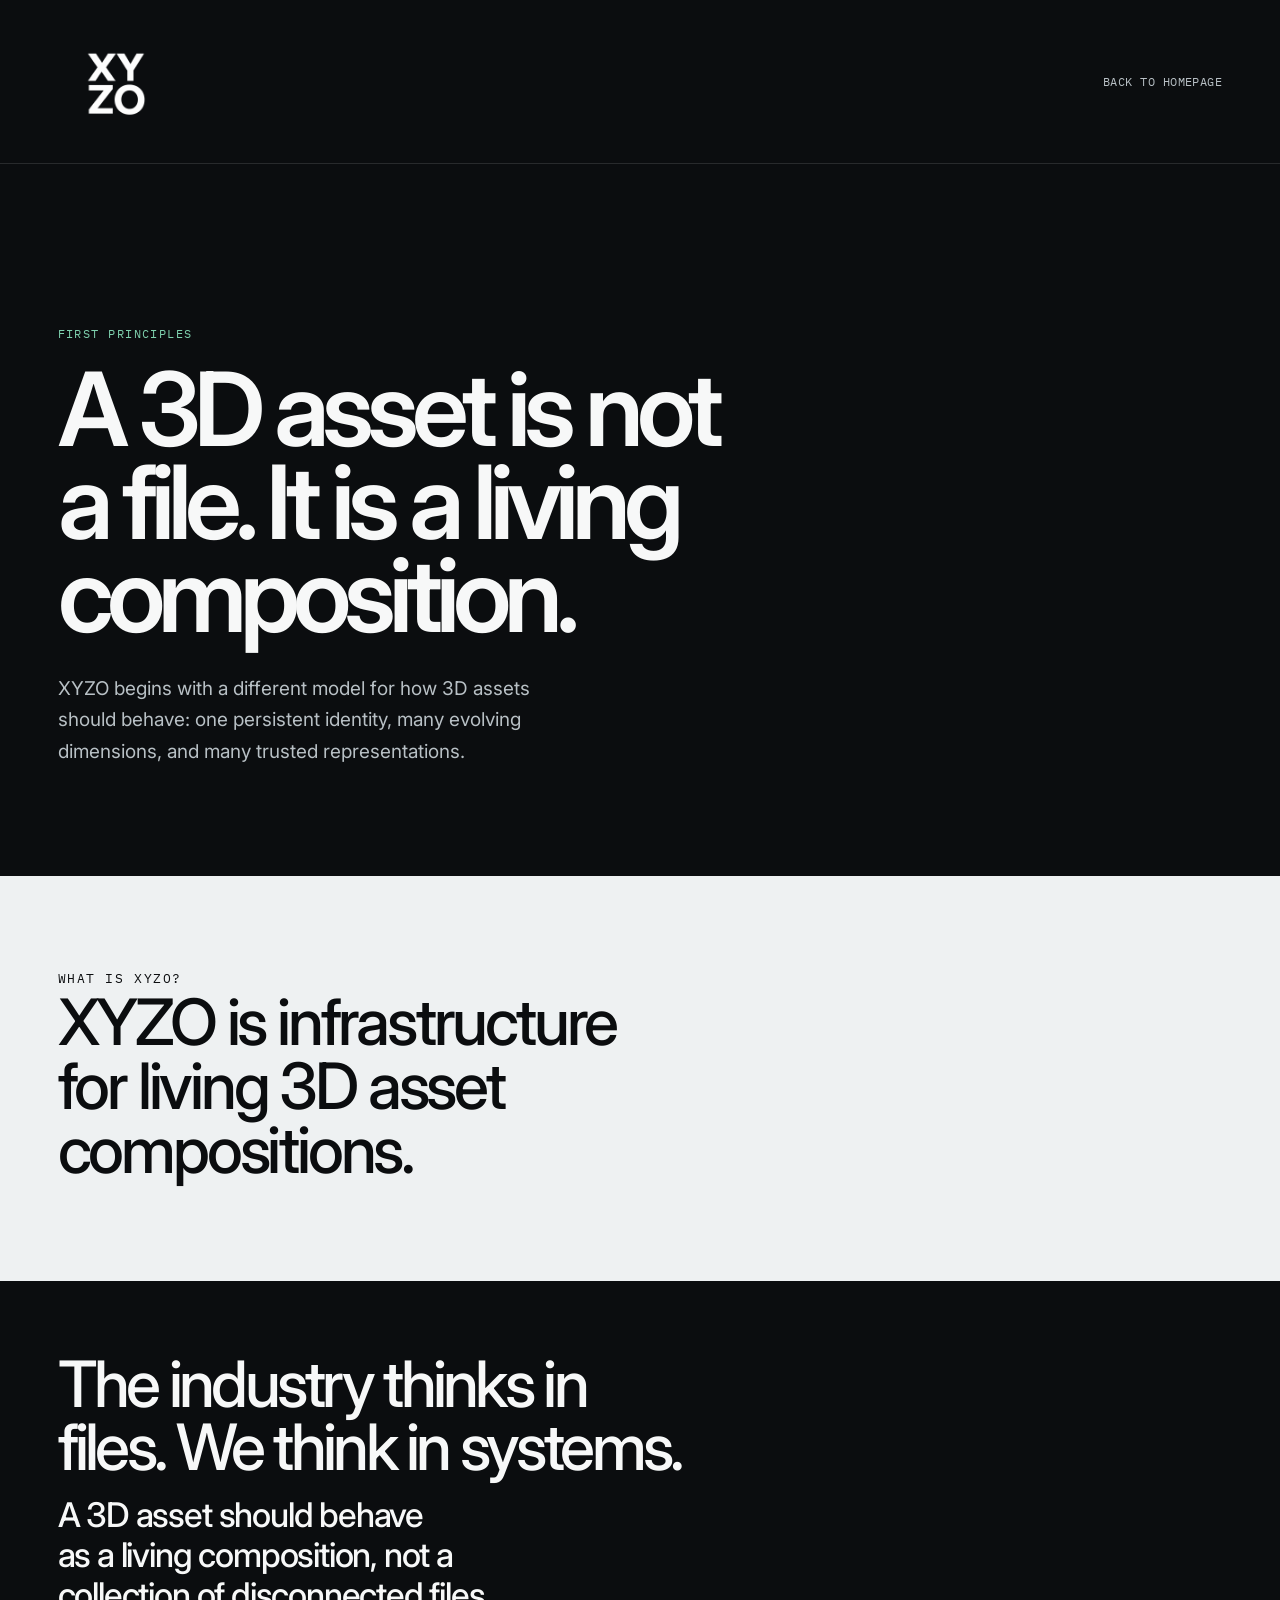
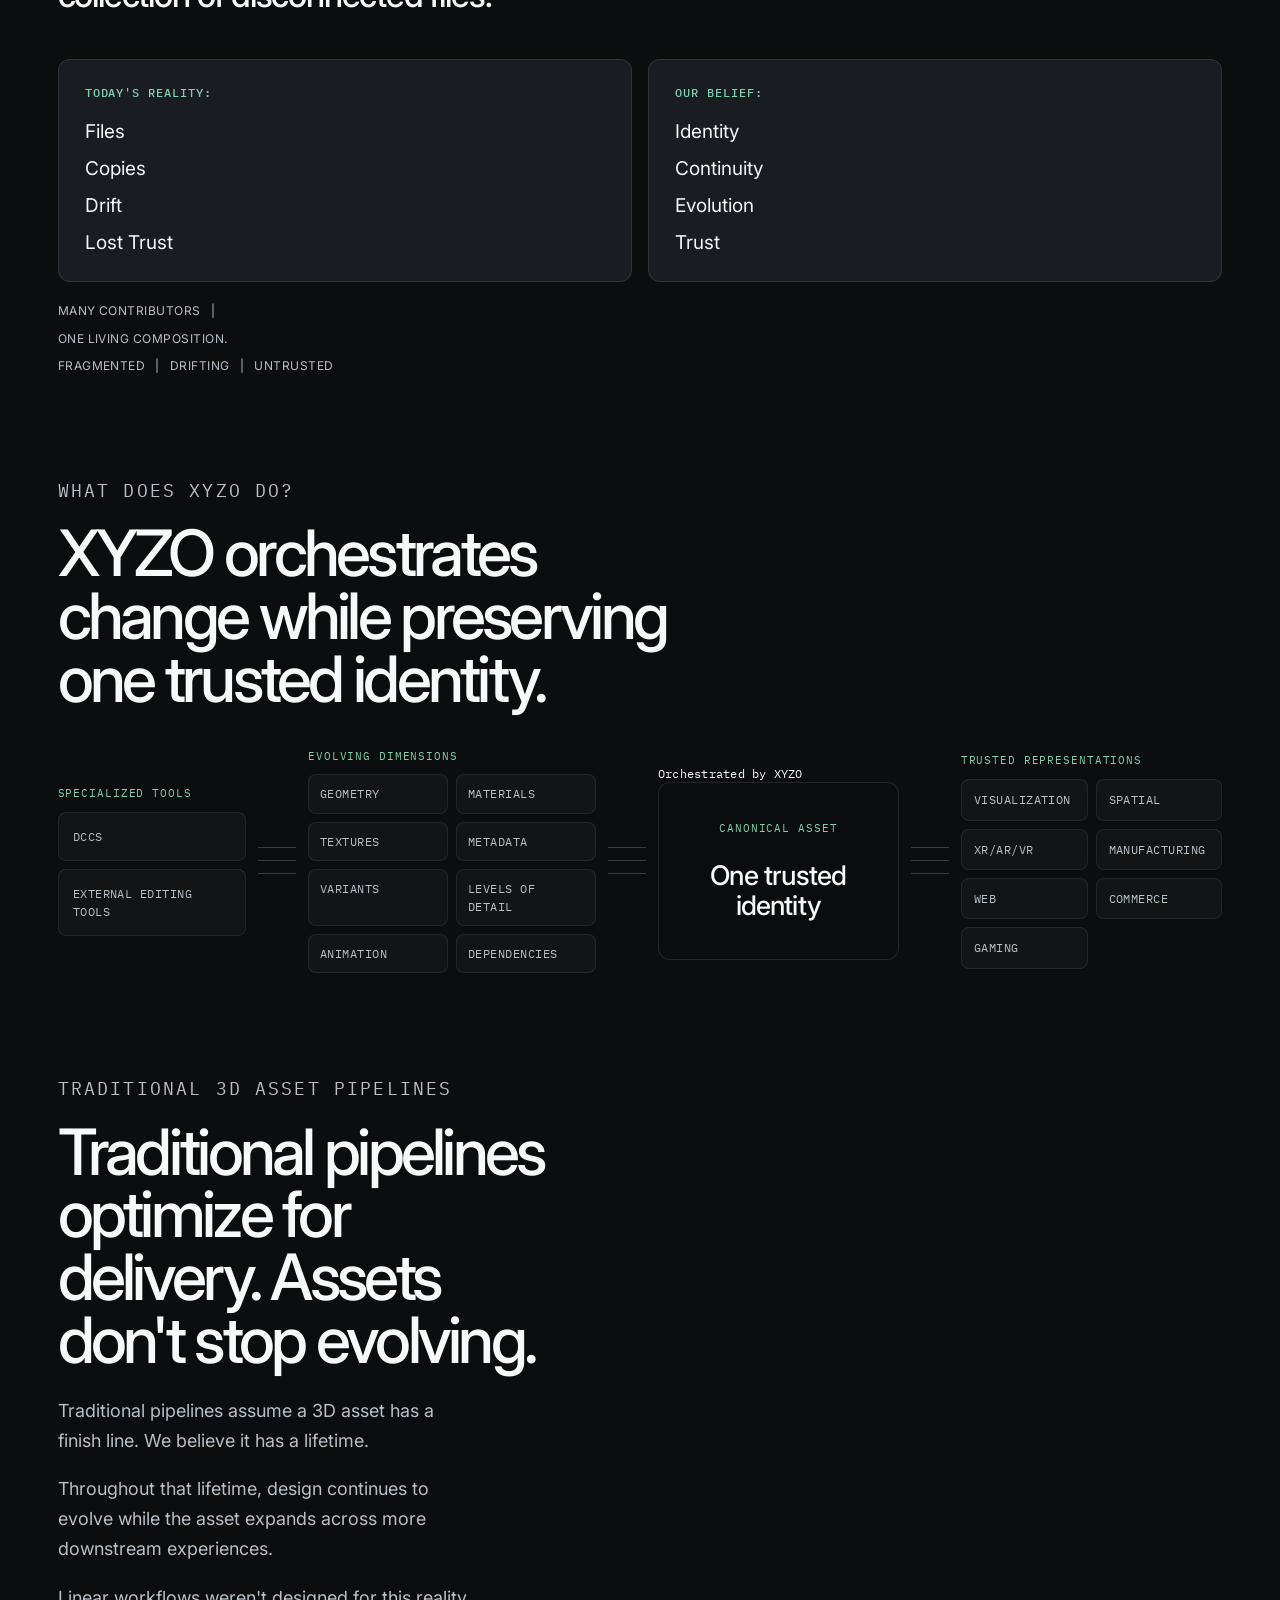
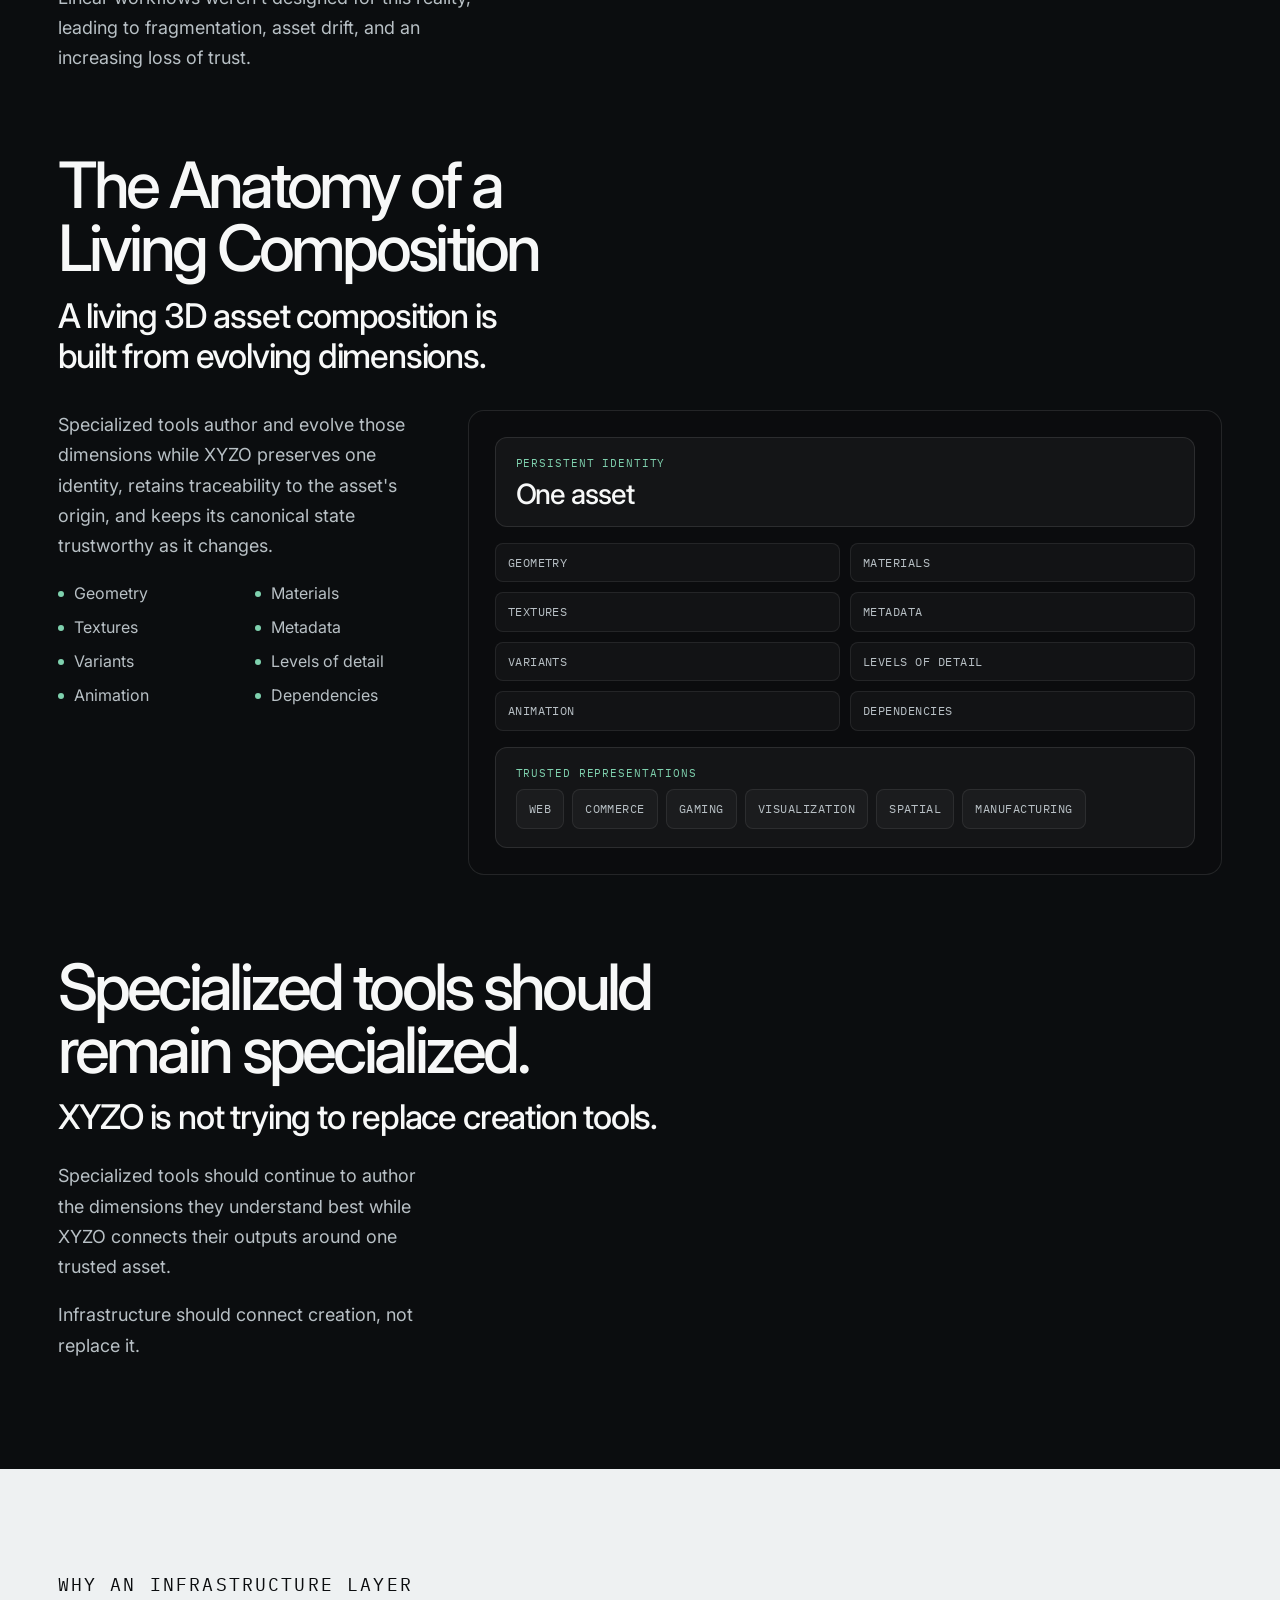
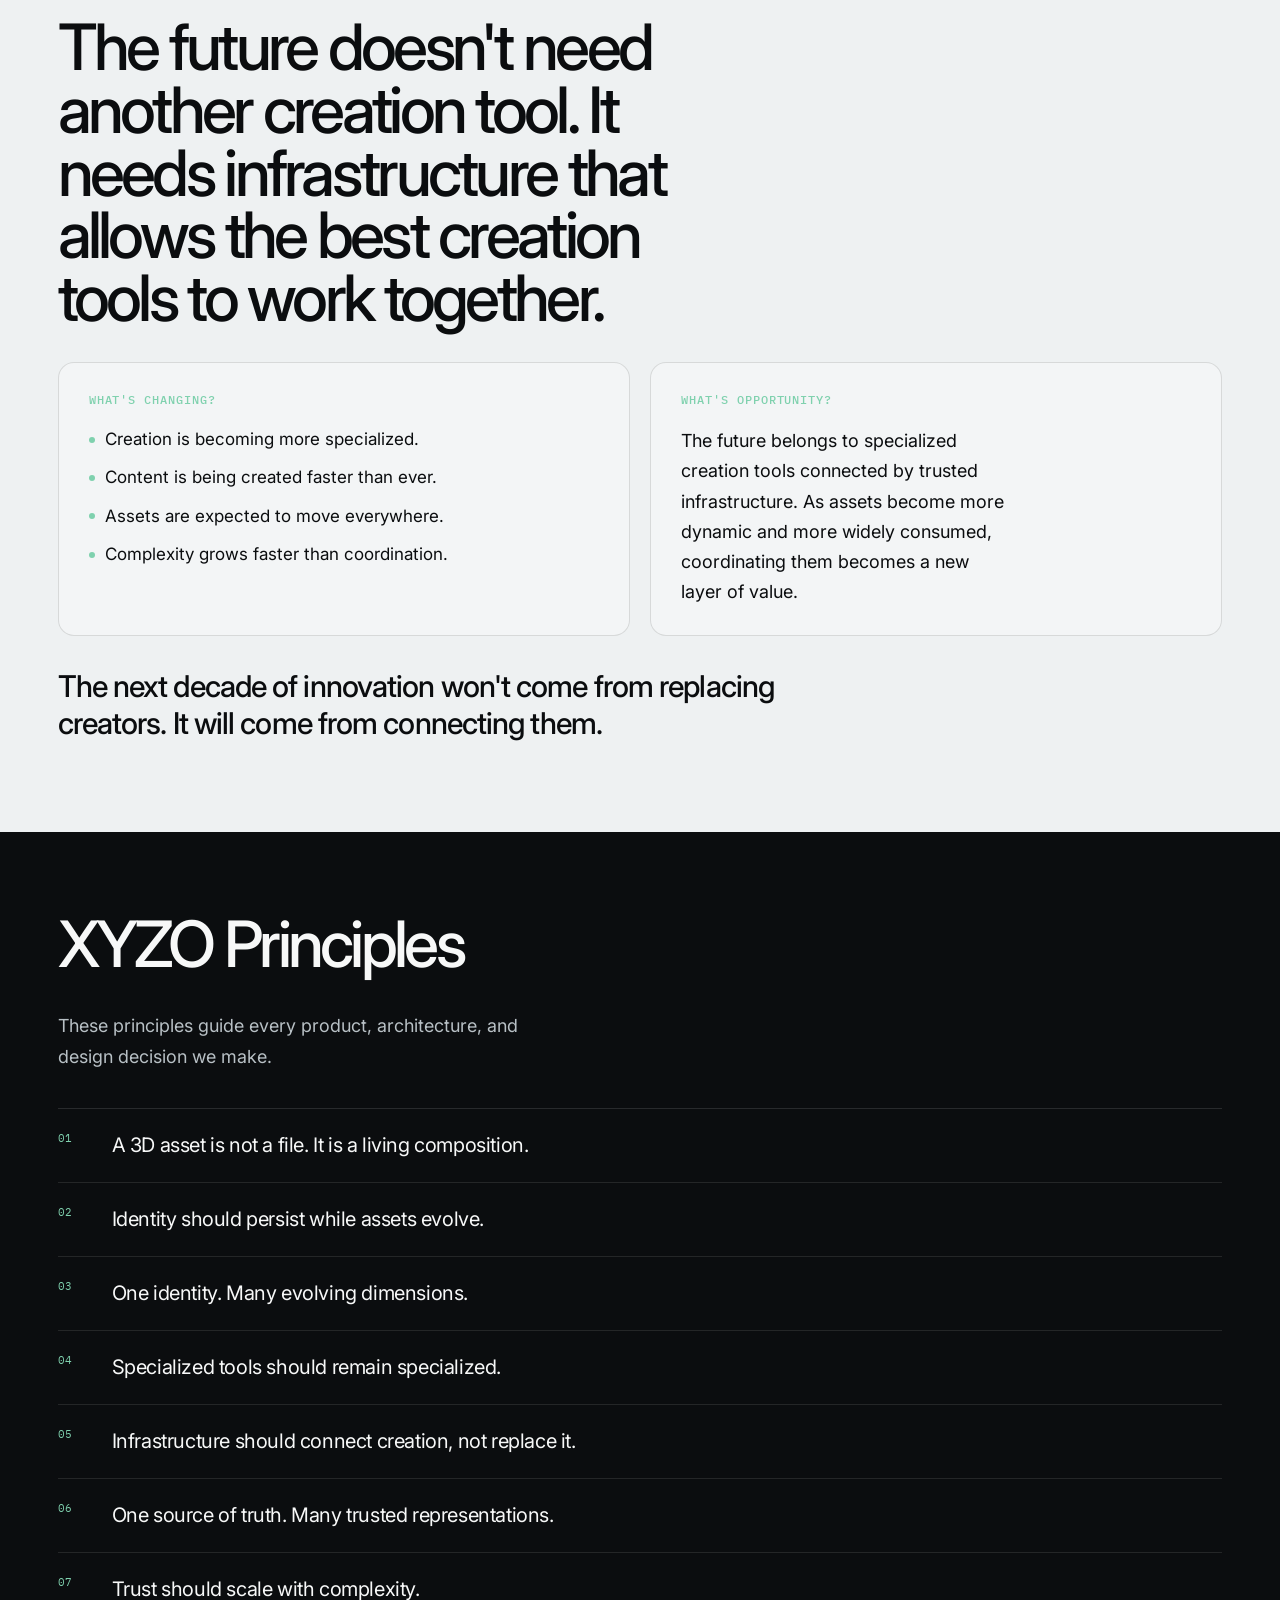
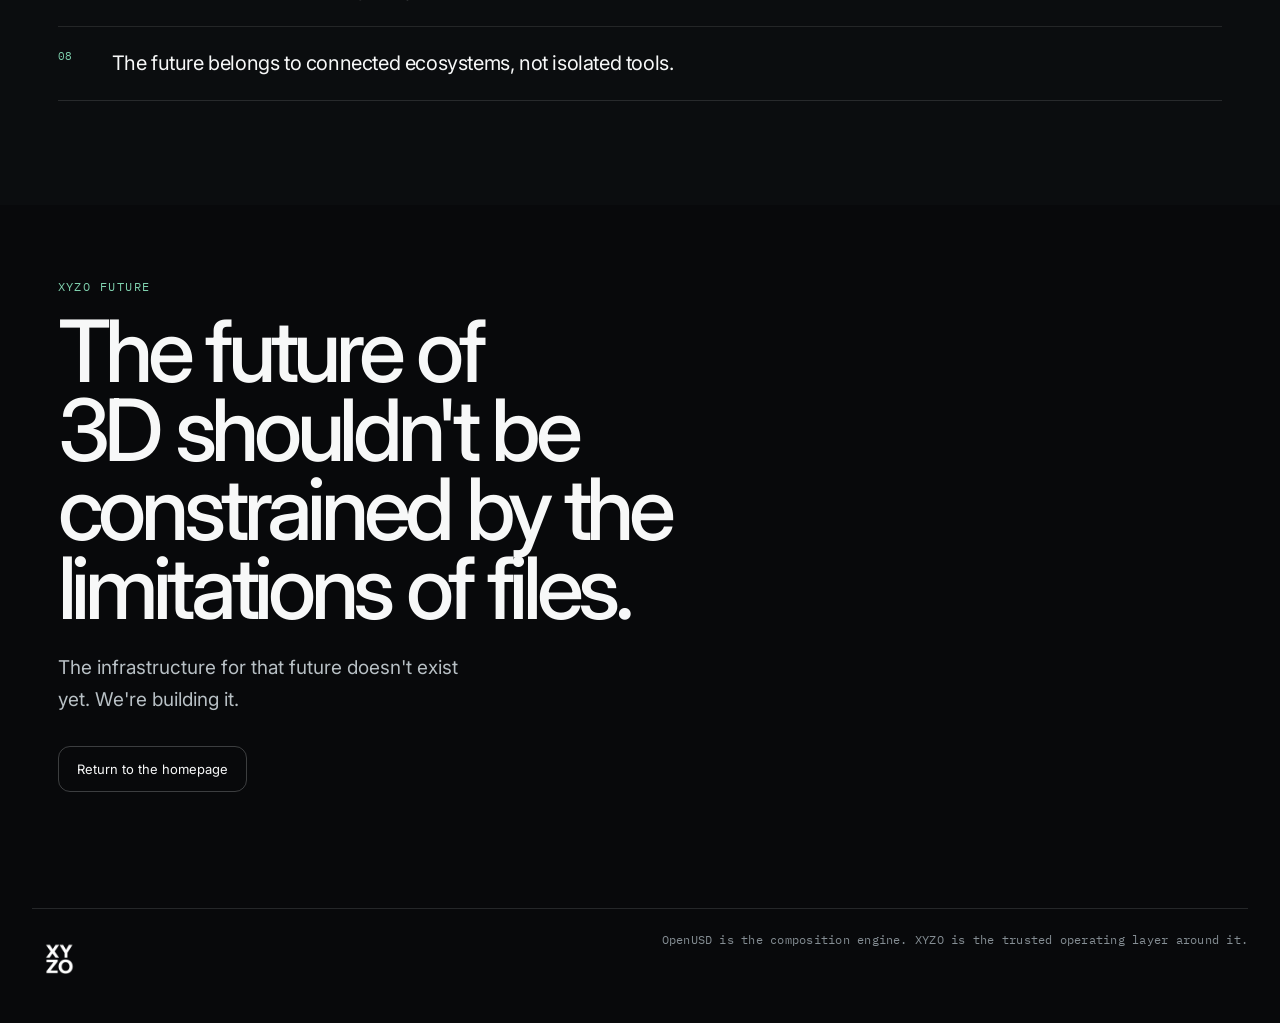
<file: principles/index.html>
<!DOCTYPE html>
<html lang="en">
<head>
  <meta charset="UTF-8" />
  <meta name="viewport" content="width=device-width, initial-scale=1.0" />
  <title>XYZO Principles | A 3D asset is not a file</title>
  <link rel="icon" href="/favicon.ico" sizes="any">
  <link rel="icon" type="image/png" sizes="32x32" href="/favicon-32x32.png">
  <link rel="icon" type="image/png" sizes="16x16" href="/favicon-16x16.png">
  <link rel="apple-touch-icon" sizes="180x180" href="/apple-touch-icon.png">
  <link rel="manifest" href="/site.webmanifest">
  <meta name="theme-color" content="#0B0D0F">
  <meta name="description" content="Explore the first principles behind XYZO's belief that a 3D asset is a living composition with one persistent identity, many evolving dimensions, and many trusted representations.">
  <link rel="preconnect" href="https://fonts.googleapis.com">
  <link rel="preconnect" href="https://fonts.gstatic.com" crossorigin>
  <link href="https://fonts.googleapis.com/css2?family=Inter:wght@400;500;600&display=swap" rel="stylesheet">
  <link rel="stylesheet" href="/resources/styles/site.css">
  <link href="https://fonts.googleapis.com/css2?family=IBM+Plex+Mono:wght@400;500&display=swap" rel="stylesheet">
  <script>
    document.documentElement.classList.add('principles-reveal-ready');
  </script>
</head>
<body class="document-page principles-page">
  <header class="document-header">
    <nav class="wrap document-nav" aria-label="Principles page navigation">
      <a href="/" class="document-brand" aria-label="Return to the XYZO homepage">
        <img class="site-logo" src="/resources/images/XYZO_Logo_WHITE_Transp.png" alt="XYZO">
      </a>
      <a class="document-home-link mono" href="/">Back to homepage</a>
    </nav>
  </header>
  <main class="document-main">
    <section class="document-hero">
      <div class="wrap document-hero-inner">
        <div class="eyebrow eyebrow-accent">FIRST PRINCIPLES</div>
        <h1>A 3D asset is not a file. It is a living composition.</h1>
        <p class="document-intro">XYZO begins with a different model for how 3D assets should behave: one persistent identity, many evolving dimensions, and many trusted representations.</p>
      </div>
    </section>

    <section class="principles-section principles-orientation">
      <div class="wrap principles-orientation-shell">
        <div class="principles-orientation-declaration">
          <p class="principles-eyebrow eyebrow">What is XYZO?</p>
          <h2 class="principles-orientation-answer">XYZO is infrastructure for living 3D asset compositions.</h2>
        </div>
        <div class="principles-orientation-context" aria-hidden="true"></div>
      </div>
    </section>

    <section class="document-content document-content-primary">
      <div class="wrap document-content-inner">
        <section class="principles-section principles-systems">
          <div class="principles-chapter principles-systems-intro reveal">
            <h2 class="principles-declaration">The industry thinks in files. We think in systems.</h2>
            <p class="principles-lead">A 3D asset should behave as a living composition, not a collection of disconnected files.</p>
          </div>
          <div class="principles-systems-evidence">
            <div class="principles-contrast" aria-label="Contrast between today&apos;s file-centered reality and XYZO&apos;s belief">
              <div class="principles-contrast-group reveal principles-reveal-stagger-1">
                <h3 class="mono">Today&apos;s reality:</h3>
                <ul class="principles-bullet-list">
                  <li>Files</li>
                  <li>Copies</li>
                  <li>Drift</li>
                  <li>Lost Trust</li>
                </ul>
              </div>
              <div class="principles-contrast-group reveal principles-reveal-stagger-2">
                <h3 class="mono">Our belief:</h3>
                <ul class="principles-bullet-list">
                  <li>Identity</li>
                  <li>Continuity</li>
                  <li>Evolution</li>
                  <li>Trust</li>
                </ul>
              </div>
            </div>
            <div class="principles-contrast-notes mono reveal principles-reveal-stagger-3" aria-label="System contrast summary">
              <p><span>Many contributors</span><span aria-hidden="true">|</span><span>One living composition.</span></p>
              <p><span>Fragmented</span><span aria-hidden="true">|</span><span>Drifting</span><span aria-hidden="true">|</span><span>Untrusted</span></p>
            </div>
          </div>
        </section>

        <section class="principles-section principles-orchestration">
          <div class="principles-chapter principles-orchestration-intro reveal">
            <p class="principles-eyebrow eyebrow eyebrow-accent">What does XYZO do?</p>
            <h2 class="principles-declaration principles-orchestration-declaration">XYZO orchestrates change while preserving one trusted identity.</h2>
          </div>
          <div class="principles-orchestration-map reveal" aria-describedby="principles-orchestration-summary">
            <p id="principles-orchestration-summary" class="principles-orchestration-summary">Specialized tools contribute changes to evolving dimensions. Those dimensions compose into one canonical asset with one trusted identity. XYZO orchestrates trusted representations for multiple destinations.</p>
            <div class="principles-orchestration-tools" aria-label="Specialized tools contribute changes to evolving dimensions">
              <span class="principles-orchestration-label mono">Specialized tools</span>
              <ul class="principles-orchestration-tool-list mono">
                <li>DCCs</li>
                <li>External editing tools</li>
              </ul>
            </div>
            <div class="principles-orchestration-connector principles-orchestration-connector-tools" aria-hidden="true">
              <span></span>
              <span></span>
              <span></span>
            </div>
            <div class="principles-orchestration-dimensions" aria-label="Evolving dimensions contribute changes to the canonical asset">
              <span class="principles-orchestration-label mono">Evolving dimensions</span>
              <ul class="principles-orchestration-dimension-list mono">
                <li>Geometry</li>
                <li>Materials</li>
                <li>Textures</li>
                <li>Metadata</li>
                <li>Variants</li>
                <li>Levels of detail</li>
                <li>Animation</li>
                <li>Dependencies</li>
              </ul>
            </div>
            <div class="principles-orchestration-connector principles-orchestration-connector-canonical" aria-hidden="true">
              <span></span>
              <span></span>
              <span></span>
            </div>
            <div class="principles-orchestration-canonical" aria-label="XYZO orchestrates the canonical asset while its trusted identity remains persistent">
              <div class="principles-orchestration-frame" aria-hidden="true"></div>
              <span class="principles-orchestration-frame-label mono">Orchestrated by XYZO</span>
              <div class="principles-orchestration-core">
                <span class="principles-orchestration-core-label mono">Canonical Asset</span>
                <strong>One trusted identity</strong>
              </div>
            </div>
            <div class="principles-orchestration-connector principles-orchestration-connector-representations" aria-hidden="true">
              <span></span>
              <span></span>
              <span></span>
            </div>
            <div class="principles-orchestration-representations" aria-label="Trusted representations for downstream destinations">
              <span class="principles-orchestration-label mono">Trusted representations</span>
              <ul class="principles-orchestration-list mono" aria-label="Downstream destinations">
                <li>Visualization</li>
                <li>Spatial</li>
                <li>XR/AR/VR</li>
                <li>Manufacturing</li>
                <li>Web</li>
                <li>Commerce</li>
                <li>Gaming</li>
              </ul>
            </div>
          </div>
        </section>

        <section class="principles-section principles-lifetimes">
          <div class="principles-chapter reveal">
            <p class="principles-eyebrow eyebrow eyebrow-accent">Traditional 3D Asset Pipelines</p>
            <h2 class="principles-declaration">Traditional pipelines optimize for delivery. Assets don&apos;t stop evolving.</h2>
          </div>
          <div class="principles-copy-stack reveal">
            <p>Traditional pipelines assume a 3D asset has a finish line. We believe it has a lifetime.</p>
            <p>Throughout that lifetime, design continues to evolve while the asset expands across more downstream experiences.</p>
            <p>Linear workflows weren&apos;t designed for this reality, leading to fragmentation, asset drift, and an increasing loss of trust.</p>
          </div>
        </section>

        <section class="principles-section principles-anatomy-section">
          <div class="principles-chapter principles-anatomy-intro reveal">
            <h2 class="principles-declaration">The Anatomy of a Living Composition</h2>
            <p class="principles-lead">A living 3D asset composition is built from evolving dimensions.</p>
          </div>
          <div class="principles-anatomy reveal">
            <div class="principles-anatomy-copy">
              <p>Specialized tools author and evolve those dimensions while XYZO preserves one identity, retains traceability to the asset&apos;s origin, and keeps its canonical state trustworthy as it changes.</p>
              <ul class="principles-dimension-list">
                <li>Geometry</li>
                <li>Materials</li>
                <li>Textures</li>
                <li>Metadata</li>
                <li>Variants</li>
                <li>Levels of detail</li>
                <li>Animation</li>
                <li>Dependencies</li>
              </ul>
            </div>
            <div class="principles-anatomy-figure" role="img" aria-label="One persistent asset identity connected to many evolving dimensions and many trusted downstream representations">
              <div class="principles-anatomy-core">
                <span class="principles-anatomy-core-label mono">Persistent identity</span>
                <strong>One asset</strong>
              </div>
              <ul class="principles-anatomy-dimensions mono" aria-label="Evolving dimensions">
                <li>Geometry</li>
                <li>Materials</li>
                <li>Textures</li>
                <li>Metadata</li>
                <li>Variants</li>
                <li>Levels of detail</li>
                <li>Animation</li>
                <li>Dependencies</li>
              </ul>
              <div class="principles-anatomy-output">
                <span class="principles-anatomy-output-label mono">Trusted representations</span>
                <ul class="principles-output-list mono">
                  <li>Web</li>
                  <li>Commerce</li>
                  <li>Gaming</li>
                  <li>Visualization</li>
                  <li>Spatial</li>
                  <li>Manufacturing</li>
                </ul>
              </div>
            </div>
          </div>
        </section>

        <section class="principles-section principles-tools">
          <div class="principles-chapter reveal">
            <h2 class="principles-declaration">Specialized tools should remain specialized.</h2>
            <p class="principles-lead">XYZO is not trying to replace creation tools.</p>
          </div>
          <div class="principles-copy-stack reveal">
            <p>Specialized tools should continue to author the dimensions they understand best while XYZO connects their outputs around one trusted asset.</p>
            <p>Infrastructure should connect creation, not replace it.</p>
          </div>
        </section>
      </div>
    </section>

    <section class="principles-section principles-why-light">
      <div class="wrap principles-why-shell">
        <div class="principles-chapter reveal">
          <p class="principles-eyebrow eyebrow eyebrow-accent">Why an Infrastructure Layer</p>
          <h2 class="principles-declaration">The future doesn&apos;t need another creation tool. It needs infrastructure that allows the best creation tools to work together.</h2>
        </div>
        <div class="principles-why-evidence">
          <div class="principles-why-panel reveal principles-reveal-stagger-1">
            <h3 class="mono">What&apos;s Changing?</h3>
            <ul class="principles-change-list">
              <li>Creation is becoming more specialized.</li>
              <li>Content is being created faster than ever.</li>
              <li>Assets are expected to move everywhere.</li>
              <li>Complexity grows faster than coordination.</li>
            </ul>
          </div>
          <div class="principles-why-panel reveal principles-reveal-stagger-2">
            <h3 class="mono">What&apos;s Opportunity?</h3>
            <p>The future belongs to specialized creation tools connected by trusted infrastructure. As assets become more dynamic and more widely consumed, coordinating them becomes a new layer of value.</p>
          </div>
        </div>
        <p class="principles-why-closing reveal principles-reveal-stagger-3">The next decade of innovation won&apos;t come from replacing creators. It will come from connecting them.</p>
      </div>
    </section>

    <section class="document-content document-content-secondary">
      <div class="wrap document-content-inner">
        <section class="principles-section principles-principles">
          <div class="principles-chapter principles-principles-intro reveal">
            <h2 class="principles-declaration">XYZO Principles</h2>
            <p>These principles guide every product, architecture, and design decision we make.</p>
          </div>
          <div class="principles-list-shell">
            <ol class="principles-ordered-list">
              <li class="reveal principles-reveal-stagger-1">A 3D asset is not a file. It is a living composition.</li>
              <li class="reveal principles-reveal-stagger-2">Identity should persist while assets evolve.</li>
              <li class="reveal principles-reveal-stagger-3">One identity. Many evolving dimensions.</li>
              <li class="reveal principles-reveal-stagger-4">Specialized tools should remain specialized.</li>
              <li class="reveal principles-reveal-stagger-5">Infrastructure should connect creation, not replace it.</li>
              <li class="reveal principles-reveal-stagger-6">One source of truth. Many trusted representations.</li>
              <li class="reveal principles-reveal-stagger-7">Trust should scale with complexity.</li>
              <li class="reveal principles-reveal-stagger-8">The future belongs to connected ecosystems, not isolated tools.</li>
            </ol>
          </div>
        </section>
      </div>
    </section>

    <section class="document-closing">
      <div class="wrap document-closing-inner reveal">
        <div class="eyebrow eyebrow-accent">XYZO Future</div>
        <h2>The future of 3D shouldn&apos;t be constrained by the limitations of files.</h2>
        <p>The infrastructure for that future doesn&apos;t exist yet. We&apos;re building it.</p>
        <a class="document-home-action" href="/">Return to the homepage</a>
      </div>
    </section>
  </main>
  <footer class="document-footer">
    <div class="wrap footer">
      <a href="/" aria-label="Return to the XYZO homepage">
        <img src="/resources/images/XYZO_Logo_WHITE_Transp.png" alt="XYZO">
      </a>
      <span class="mono">OpenUSD is the composition engine. XYZO is the trusted operating layer around it.</span>
    </div>
  </footer>
  <script>
    const reduce = window.matchMedia('(prefers-reduced-motion: reduce)').matches;
    const reveals = document.querySelectorAll('.principles-page .reveal');

    if (!reduce && 'IntersectionObserver' in window) {
      const observer = new IntersectionObserver(entries => entries.forEach(entry => {
        if (entry.isIntersecting) {
          entry.target.classList.add('visible');
          observer.unobserve(entry.target);
        }
      }), { threshold: 0.12 });

      reveals.forEach(el => observer.observe(el));
    } else {
      reveals.forEach(el => el.classList.add('visible'));
    }

  </script>
</body>
</html>
</file>
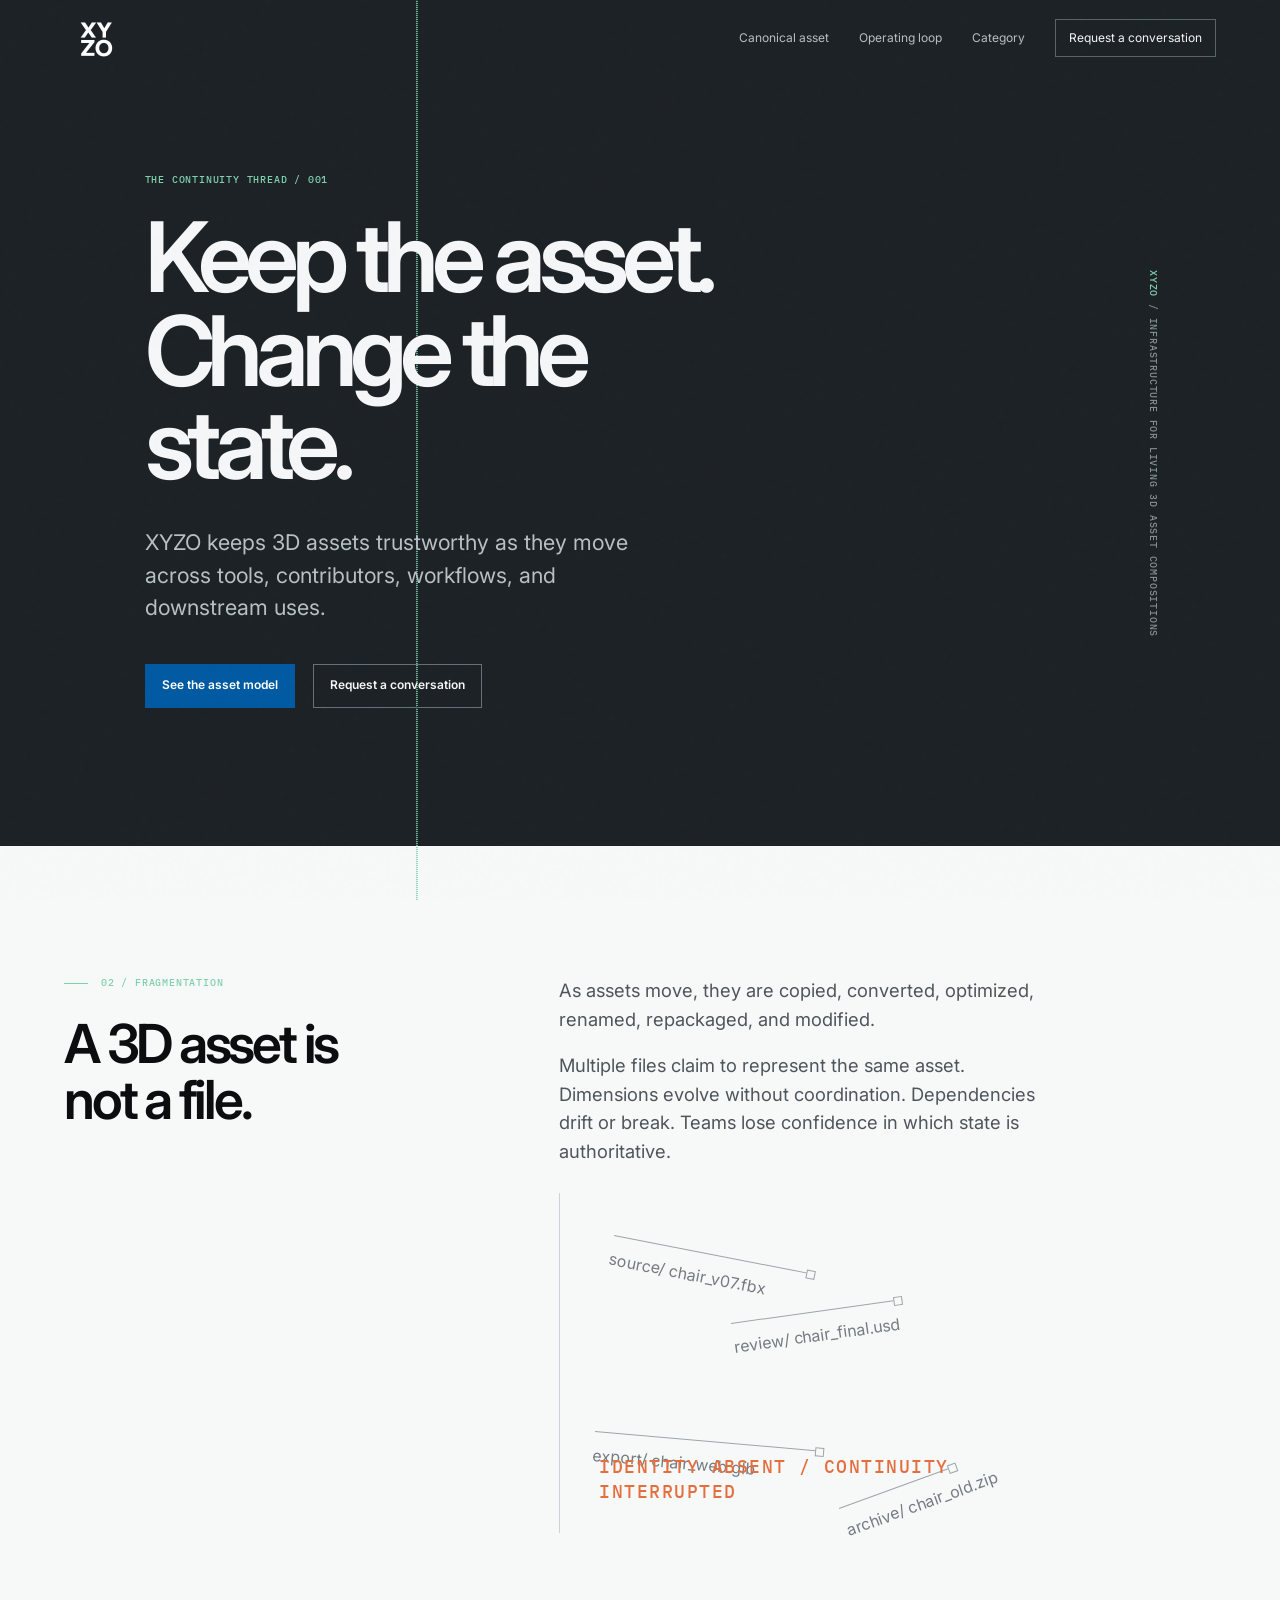
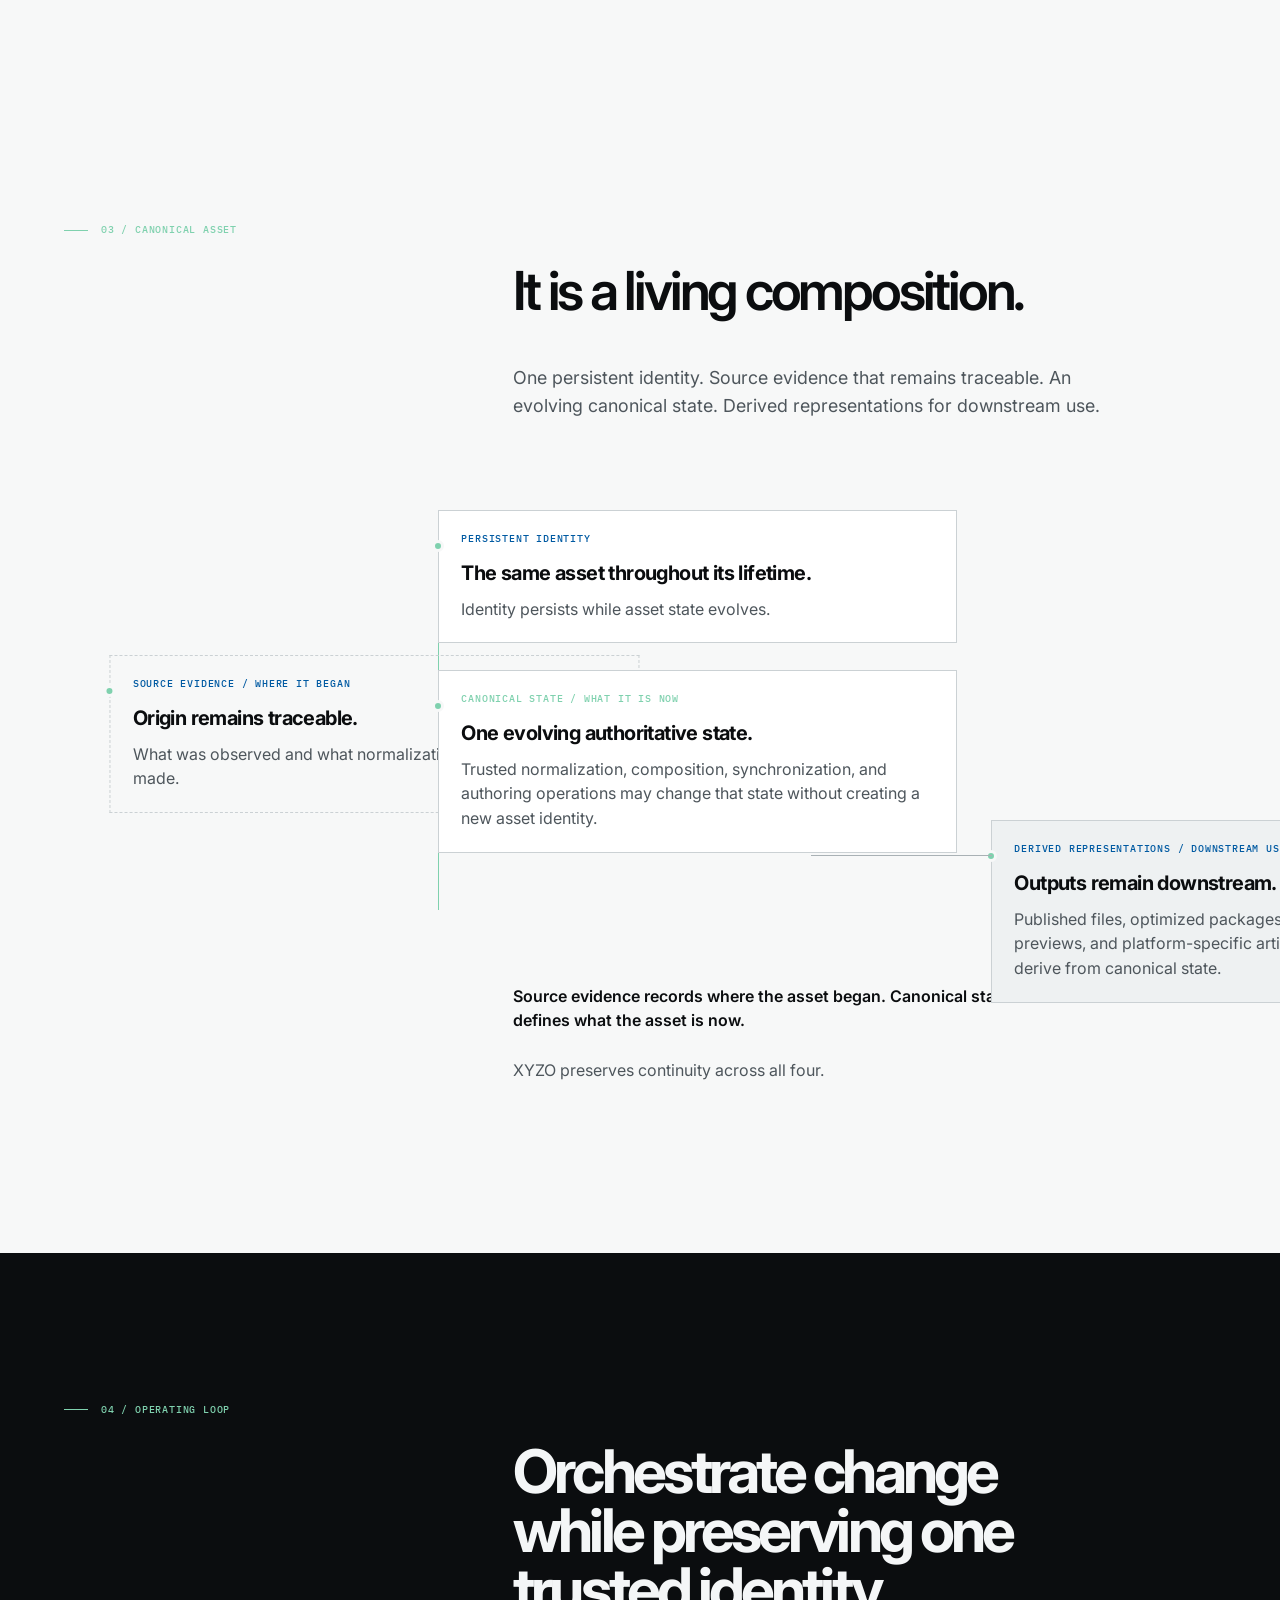
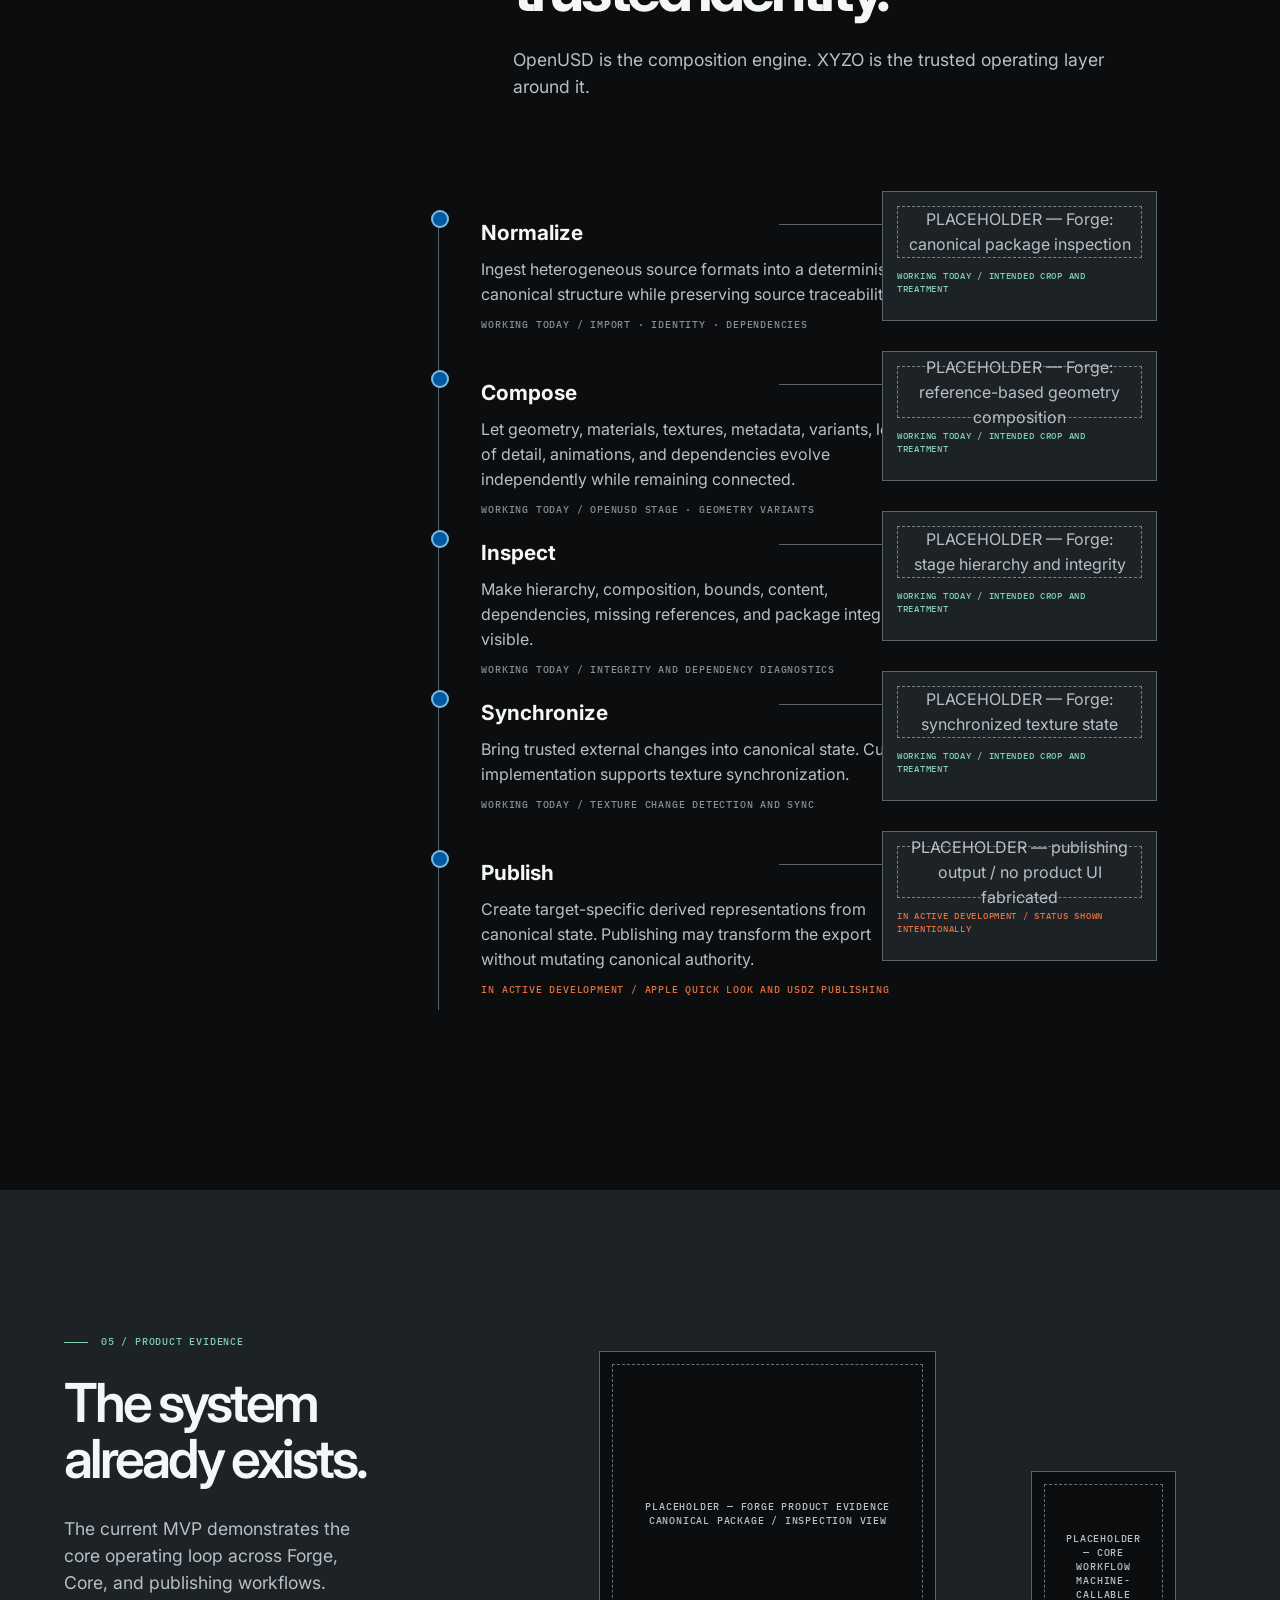
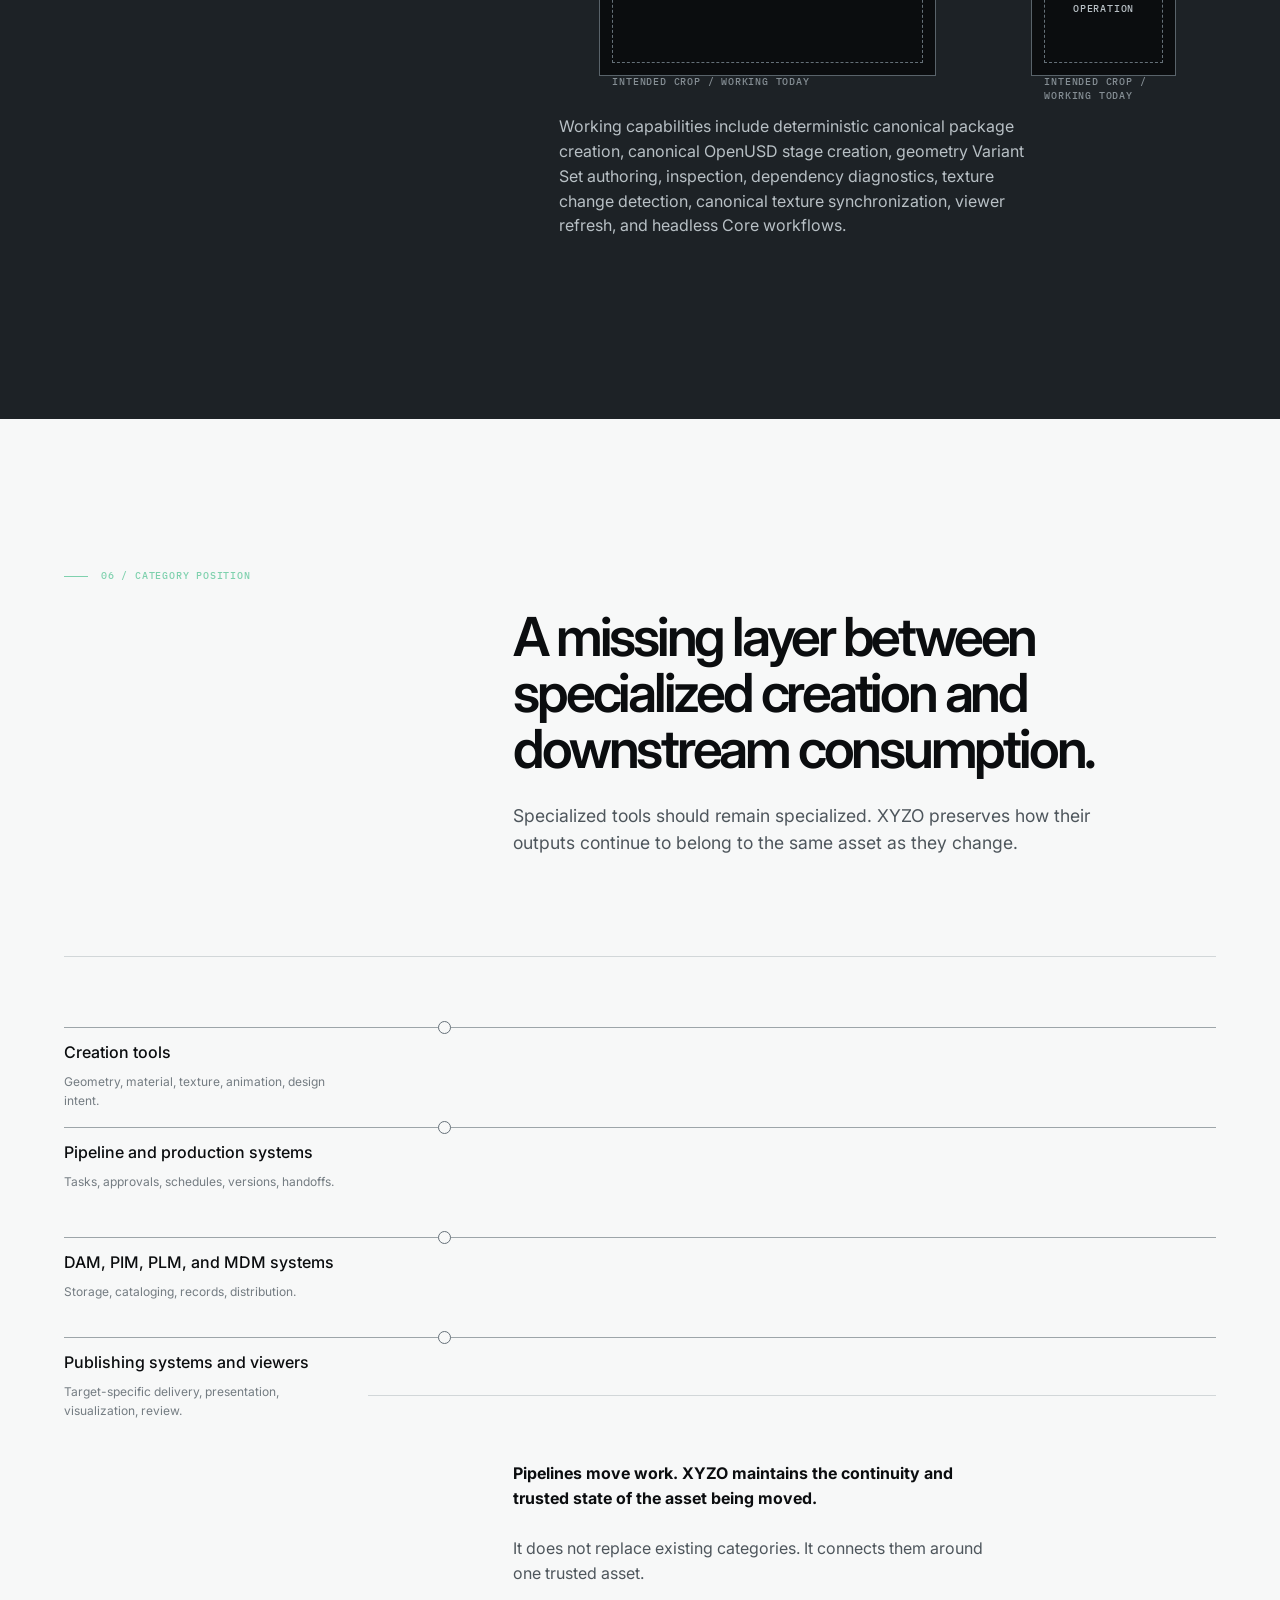
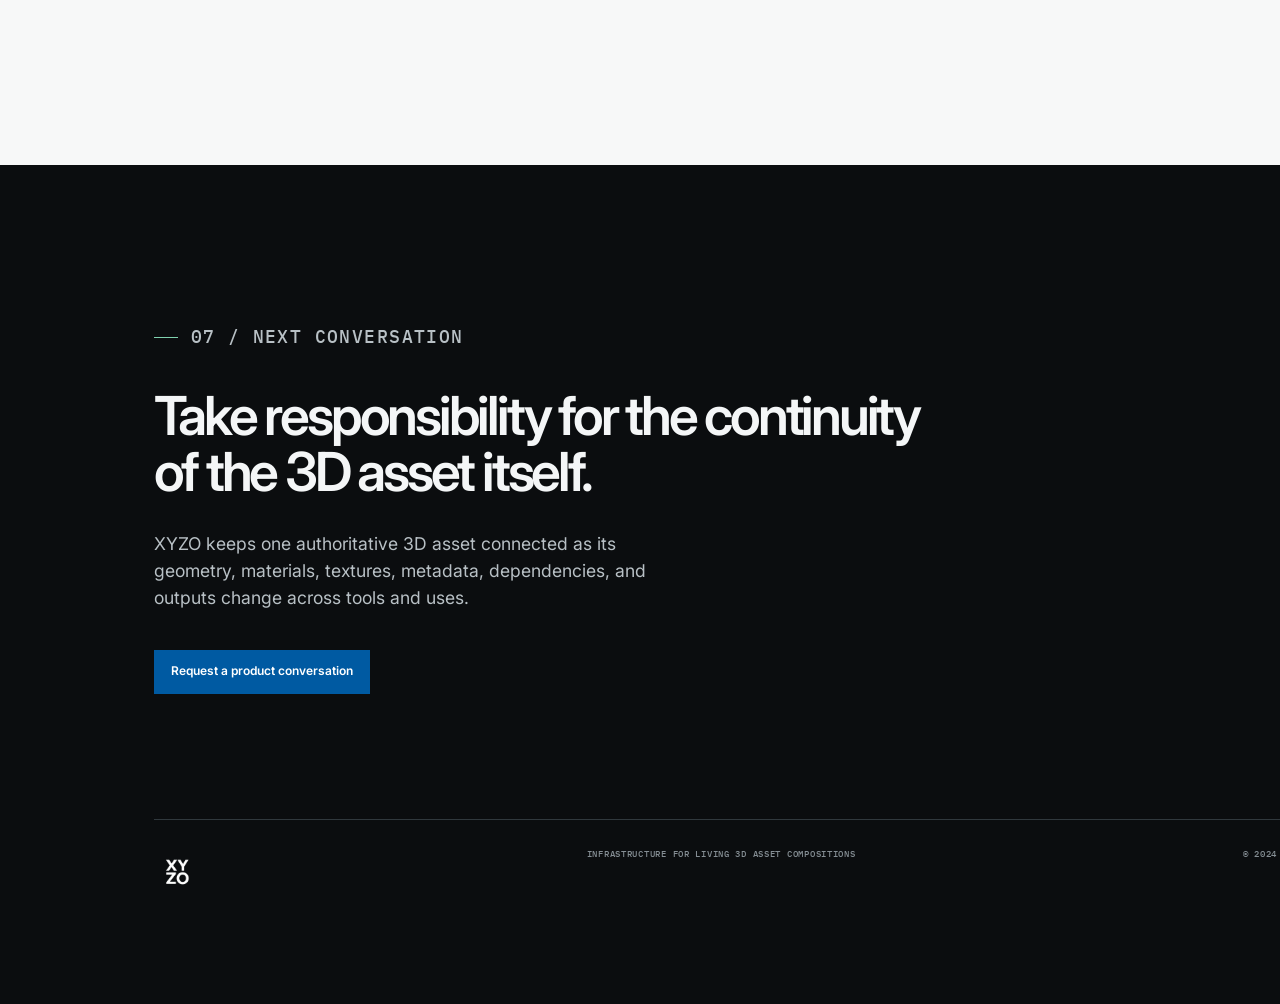
<file: concept-continuity.html>
<!doctype html>
<html lang="en">
<head>
  <meta charset="utf-8">
  <meta name="viewport" content="width=device-width, initial-scale=1">
  <meta name="description" content="XYZO keeps 3D assets trustworthy as they move. Infrastructure for living 3D asset compositions.">
  <title>XYZO — The Continuity Thread</title>
  <link rel="preconnect" href="https://fonts.googleapis.com">
  <link rel="preconnect" href="https://fonts.gstatic.com" crossorigin>
  <link href="https://fonts.googleapis.com/css2?family=IBM+Plex+Mono:wght@400;500&family=Inter:wght@400;500;600;700&display=swap" rel="stylesheet">
  <style>
    :root {
      --black:#0B0D0F; --graphite:#1D2226; --graphite-2:#252B30;
      --near:#F7F8F8; --surface:#EEF1F2; --blue:#005AA2; --green:#7FD1AE;
      --orange:#E36F3F; --nardo:#A0A4A6; --light-text:#0B0D0F;
      --muted-light:#4E565C; --muted-dark:#B8C0C5; --line:#657078;
      --thread-x:32.5%;
    }
    * { box-sizing:border-box; }
    html { scroll-behavior:smooth; }
    body { margin:0; background:var(--near); color:var(--light-text); font-family:Inter, sans-serif; line-height:1.55; }
    body:before { content:""; position:fixed; inset:0; pointer-events:none; opacity:.035; z-index:20; background-image:url("data:image/svg+xml,%3Csvg viewBox='0 0 160 160' xmlns='http://www.w3.org/2000/svg'%3E%3Cfilter id='n'%3E%3CfeTurbulence type='fractalNoise' baseFrequency='.9' numOctaves='3' stitchTiles='stitch'/%3E%3C/filter%3E%3Crect width='100%25' height='100%25' filter='url(%23n)' opacity='.32'/%3E%3C/svg%3E"); }
    a { color:inherit; text-decoration:none; }
    button, a { -webkit-tap-highlight-color:transparent; }
    :focus-visible { outline:2px solid var(--green); outline-offset:4px; }
    .mono { font:500 10px/1.4 "IBM Plex Mono", monospace; letter-spacing:.08em; text-transform:uppercase; }
    .site-nav { height:76px; display:flex; justify-content:space-between; align-items:center; padding:0 5vw; position:absolute; width:100%; top:0; z-index:10; color:#F4F6F7; }
    .logo { width:64px; display:block; }
    .nav-links { display:flex; align-items:center; gap:30px; color:#B8C0C5; font-size:12px; }
    .nav-links a { transition:color .2s ease; }
    .nav-links a:hover { color:#fff; }
    .nav-contact { border:1px solid #59636a; padding:9px 13px; color:#F4F6F7; }
    .nav-contact:hover { border-color:var(--green); color:var(--green)!important; }
    .thread { position:absolute; z-index:3; top:0; bottom:0; left:var(--thread-x); width:2px; pointer-events:none; }
    .thread:before, .thread:after { content:""; position:absolute; left:0; width:1px; background:var(--green); }
    .thread:before { top:0; height:100%; opacity:.2; }
    .thread svg { position:absolute; top:0; left:-1px; width:4px; height:100%; overflow:visible; }
    .thread path { fill:none; stroke:var(--green); stroke-width:1.5; stroke-dasharray:1 1; stroke-dashoffset:1; vector-effect:non-scaling-stroke; }
    .section { position:relative; overflow:hidden; }
    .dark { background:var(--graphite); color:#F4F6F7; }
    .black { background:var(--black); color:#F4F6F7; }
    .light { background:var(--near); }
    .soft { background:var(--surface); }
    .inner { width:min(1180px,90vw); margin:0 auto; position:relative; z-index:4; }
    .hero { min-height:94vh; padding:155px 0 120px; display:flex; align-items:center; }
    .hero-copy { width:58%; padding-left:7%; }
    .eyebrow { color:var(--green); margin:0 0 23px; }
    h1,h2,h3,p { margin-top:0; }
    h1 { font-size:clamp(3.6rem,7.6vw,7.3rem); line-height:.96; letter-spacing:-.075em; font-weight:600; max-width:800px; margin-bottom:36px; }
    .hero .lede { max-width:520px; font-size:clamp(1.1rem,1.7vw,1.35rem); color:#B8C0C5; line-height:1.5; margin-bottom:40px; }
    .hero-actions { display:flex; gap:18px; align-items:center; }
    .button { display:inline-flex; min-height:44px; align-items:center; padding:11px 16px; border:1px solid var(--blue); font-size:12px; font-weight:600; transition:background .2s ease,color .2s ease,border-color .2s ease; }
    .button.primary { background:var(--blue); color:#fff; }
    .button.primary:hover { background:#0872c4; }
    .button.ghost { border-color:#657078; color:#F4F6F7; }
    .button.ghost:hover { border-color:var(--green); color:var(--green); }
    .hero-index { position:absolute; right:4%; bottom:70px; color:#858E94; writing-mode:vertical-rl; }
    .hero-index span { color:var(--green); }
    .station-label { display:flex; align-items:center; gap:13px; color:var(--green); margin-bottom:26px; }
    .station-label:before { content:""; width:24px; height:1px; background:var(--green); }
    .problem { min-height:83vh; padding:130px 0 145px; }
    .problem .inner { display:grid; grid-template-columns:28% 1fr; gap:15%; }
    .problem h2,.model h2,.proof h2,.category h2,.closing h2 { font-size:clamp(2.2rem,4.2vw,4.2rem); letter-spacing:-.06em; line-height:1.04; font-weight:600; }
    .problem h2 { max-width:450px; margin-bottom:30px; }
    .problem-copy { max-width:490px; color:var(--muted-light); }
    .problem-copy p { font-size:1.15rem; }
    .fragment-map { min-height:340px; position:relative; border-left:1px solid #ccd2d5; margin-top:28px; }
    .fragment { position:absolute; height:1px; background:#9da5a9; transform-origin:left; }
    .fragment:after { content:""; position:absolute; right:0; top:-3px; width:7px; height:7px; border:1px solid #9da5a9; background:var(--near); }
    .fragment span { position:absolute; top:12px; left:0; white-space:nowrap; color:#747c82; }
    .fragment.f1 { width:205px; left:11%; top:42px; transform:rotate(11deg); }
    .fragment.f2 { width:173px; left:35%; top:130px; transform:rotate(-8deg); }
    .fragment.f3 { width:230px; left:7%; top:238px; transform:rotate(5deg); }
    .fragment.f4 { width:125px; left:57%; top:315px; transform:rotate(-20deg); }
    .fragment.f1 span:before { content:"source/ chair_v07.fbx"; }
    .fragment.f2 span:before { content:"review/ chair_final.usd"; }
    .fragment.f3 span:before { content:"export/ chair_web.glb"; }
    .fragment.f4 span:before { content:"archive/ chair_old.zip"; }
    .absence-note { color:var(--orange); position:absolute; left:8%; bottom:10px; }
    .model { padding:145px 0 170px; background:var(--near); }
    .model-intro { margin-left:39%; max-width:600px; }
    .model-intro p { font-size:1.12rem; color:var(--muted-light); }
    .canonical-diagram { margin:90px 0 0; min-height:400px; position:relative; }
    .canonical-spine { position:absolute; left:32.5%; top:0; bottom:0; border-left:1px solid var(--green); }
    .authority { position:absolute; left:32.5%; width:45%; padding:21px 22px; border:1px solid #cbd1d4; background:#fff; }
    .authority:before { content:""; position:absolute; left:-7px; top:29px; width:12px; height:12px; border-radius:50%; background:var(--green); border:3px solid var(--near); box-sizing:border-box; }
    .authority h3 { font-size:1.25rem; margin-bottom:8px; letter-spacing:-.03em; }
    .authority p { color:var(--muted-light); margin:0; max-width:470px; }
    .authority .mono { color:var(--blue); margin-bottom:12px; }
    .authority.identity { top:0; }
    .authority.source { top:145px; border-style:dashed; background:transparent; transform:translateX(-62%); width:46%; }
    .authority.source:after { content:""; position:absolute; right:-45%; top:34px; width:45%; border-top:1px dashed #9da5a9; }
    .authority.canonical { top:160px; transform:translateX(0); }
    .authority.derived { top:310px; transform:translateX(0); width:33%; margin-left:48%; background:var(--surface); }
    .authority.derived:after { content:""; position:absolute; left:-48%; top:34px; width:48%; border-top:1px solid #a9b1b5; }
    .model-foot { margin:74px 0 0 39%; color:var(--muted-light); max-width:510px; }
    .model-foot strong { color:var(--light-text); font-weight:600; }
    .loop { padding:150px 0 180px; background:var(--black); }
    .loop-header { margin-left:39%; max-width:620px; }
    .loop h2 { font-size:clamp(2.3rem,4.7vw,4.8rem); letter-spacing:-.065em; line-height:.98; margin-bottom:26px; }
    .loop-header p { color:var(--muted-dark); font-size:1.1rem; }
    .operations { margin-top:110px; margin-left:32.5%; }
    .operation { min-height:160px; position:relative; padding:7px 0 0 42px; border-left:1px solid #566168; }
    .operation:before { content:""; position:absolute; left:-8px; top:0; width:14px; height:14px; border:2px solid var(--blue); background:var(--black); border-radius:50%; transition:background .3s ease,border-color .3s ease; }
    .operation.is-active:before { background:var(--blue); border-color:#7dbce5; }
    .operation h3 { font-size:1.3rem; margin-bottom:8px; }
    .operation p { color:var(--muted-dark); max-width:445px; margin-bottom:11px; }
    .operation .mono { color:#858e94; }
    .evidence { position:absolute; left:57%; top:-19px; width:275px; min-height:115px; border:1px solid #59636a; padding:14px; background:var(--graphite); }
    .evidence:before { content:""; position:absolute; left:-38%; top:32px; width:38%; border-top:1px solid #59636a; }
    .evidence .frame { height:52px; border:1px dashed #778188; display:flex; align-items:center; justify-content:center; color:#B8C0C5; text-align:center; margin-bottom:12px; padding:0 8px; }
    .evidence .mono { font-size:9px; color:#B8C0C5; }
    .status { color:var(--green)!important; }
    .status.dev { color:var(--orange)!important; }
    .proof { padding:145px 0 165px; background:var(--graphite); }
    .proof .inner { display:grid; grid-template-columns:28% 1fr; gap:15%; }
    .proof h2 { margin-bottom:28px; }
    .proof-intro { color:var(--muted-dark); max-width:470px; font-size:1.1rem; }
    .proof-frames { display:grid; grid-template-columns:1.3fr .7fr; gap:15px; align-items:end; }
    .proof-frame { border:1px solid #59636a; padding:12px; background:var(--black); }
    .proof-frame.large { height:325px; }
    .proof-frame.small { height:205px; }
    .proof-frame .screen { height:100%; border:1px dashed #657078; display:flex; align-items:center; justify-content:center; text-align:center; padding:20px; color:#B8C0C5; }
    .proof-frame figcaption { color:#858E94; margin-top:12px; }
    .proof-note { grid-column:2; color:#B8C0C5; margin-top:22px; max-width:470px; }
    .category { padding:150px 0 180px; background:var(--near); }
    .category-header { margin-left:39%; max-width:610px; }
    .category h2 { margin-bottom:25px; }
    .category-header p { color:var(--muted-light); font-size:1.1rem; }
    .boundaries { position:relative; min-height:440px; margin-top:100px; border-top:1px solid #d2d7d9; border-bottom:1px solid #d2d7d9; }
    .boundary { position:absolute; left:0; right:0; border-top:1px solid #9da5a9; color:#4E565C; padding-top:12px; }
    .boundary span { display:inline-block; background:var(--near); padding-right:14px; }
    .boundary b { font-weight:500; color:#0B0D0F; }
    .boundary em { font-style:normal; display:block; font-size:12px; max-width:290px; margin-top:8px; color:#747C82; }
    .boundary.b1 { top:70px; } .boundary.b2 { top:170px; } .boundary.b3 { top:280px; } .boundary.b4 { top:380px; }
    .boundary .touch { position:absolute; left:32.5%; top:-7px; width:13px; height:13px; border:1px solid #657078; background:var(--near); border-radius:50%; }
    .category-note { margin:65px 0 0 39%; max-width:490px; color:var(--muted-light); }
    .category-note strong { color:#0B0D0F; }
    .closing { padding:160px 0 110px; background:var(--black); min-height:600px; }
    .closing .inner { margin-left:calc((100% - min(1180px,90vw))/2 + 7%); }
    .closing h2 { max-width:790px; color:#F4F6F7; margin-bottom:30px; }
    .closing p { max-width:500px; color:var(--muted-dark); font-size:1.1rem; margin-bottom:38px; }
    footer { border-top:1px solid #30383d; padding-top:28px; margin-top:125px; width:min(1180px,90vw); display:flex; justify-content:space-between; color:#858E94; }
    footer img { width:46px; height:auto; }
    footer .mono { font-size:9px; }
    @media (max-width:800px) {
      :root { --thread-x:28px; }
      .site-nav { padding:0 24px; } .nav-links a:not(.nav-contact) { display:none; }
      .nav-links { gap:0; } .nav-contact { padding:8px 10px; }
      .inner { width:calc(100% - 56px); margin-left:56px; }
      .hero { min-height:850px; padding:150px 0 100px; align-items:flex-start; }
      .hero-copy { width:auto; padding:0 24px 0 32px; }
      h1 { font-size:clamp(3.25rem,16vw,5.5rem); }
      .hero .lede { font-size:1rem; } .hero-actions { flex-wrap:wrap; }
      .hero-index { right:20px; bottom:35px; }
      .problem { padding:100px 0 115px; }
      .problem .inner,.proof .inner { display:block; margin-left:56px; width:calc(100% - 80px); }
      .problem h2,.proof h2 { font-size:2.8rem; }
      .problem-copy { font-size:.95rem; }
      .fragment-map { margin-top:70px; min-height:350px; margin-left:0; }
      .fragment.f1 { width:135px; left:4%; } .fragment.f2 { width:150px; left:28%; }
      .fragment.f3 { width:175px; left:1%; } .fragment.f4 { width:105px; left:43%; }
      .model { padding:105px 0 120px; }
      .model-intro,.model-foot,.category-header,.category-note,.loop-header { margin-left:32px; width:calc(100% - 56px); }
      .model h2,.loop h2,.category h2 { font-size:2.8rem; }
      .canonical-diagram { margin-top:70px; min-height:650px; margin-left:0; }
      .canonical-spine { left:0; }
      .authority { left:24px; width:calc(100% - 24px); }
      .authority.source { top:160px; transform:none; width:calc(100% - 24px); left:24px; }
      .authority.source:after { left:-24px; right:auto; width:24px; }
      .authority.canonical { top:310px; } .authority.derived { top:480px; width:calc(100% - 24px); margin-left:0; }
      .authority.derived:after { left:-24px; width:24px; }
      .operations { margin-left:0; }
      .loop { padding:105px 0 130px; }
      .loop-header { margin-left:32px; }
      .operation { padding-left:32px; min-height:205px; }
      .evidence { position:relative; left:auto; top:auto; width:calc(100% - 20px); margin-top:20px; }
      .evidence:before { left:-20px; width:20px; }
      .proof { padding:105px 0 120px; }
      .proof-frames { display:block; margin-top:50px; }
      .proof-frame.large { height:260px; margin-bottom:18px; } .proof-frame.small { height:180px; }
      .proof-note { margin-top:28px; }
      .category { padding:105px 0 130px; }
      .boundaries { margin-top:65px; min-height:520px; }
      .boundary { left:0; padding-left:0; }
      .boundary .touch { left:0; } .boundary span { padding-left:22px; }
      .boundary.b1 { top:70px; }.boundary.b2 { top:190px; }.boundary.b3 { top:315px; }.boundary.b4 { top:440px; }
      .closing { padding:110px 0 60px; }
      .closing .inner { margin-left:56px; width:calc(100% - 80px); }
      .closing h2 { font-size:3rem; }
      footer { margin-top:90px; flex-direction:column; gap:22px; }
    }
    @media (prefers-reduced-motion:reduce) {
      html { scroll-behavior:auto; }
      *,*:before,*:after { animation-duration:.01ms!important; transition-duration:.01ms!important; }
    }
  </style>
</head>
<body>
  <header class="site-nav">
    <a href="#top" aria-label="XYZO home"><img class="logo" src="./resources/images/XYZO_Logo_WHITE_Transp.png" alt="XYZO"></a>
    <nav class="nav-links" aria-label="Primary navigation">
      <a href="#model">Canonical asset</a><a href="#loop">Operating loop</a><a href="#category">Category</a>
      <a class="nav-contact" href="mailto:hello@xyzo.io">Request a conversation</a>
    </nav>
  </header>

  <main id="top">
    <div class="thread" aria-hidden="true"><svg preserveAspectRatio="none" viewBox="0 0 2 1000"><path d="M1 0 V1000"></path></svg></div>
    <section class="section dark hero">
      <div class="inner">
        <div class="hero-copy">
          <p class="mono eyebrow">The continuity thread / 001</p>
          <h1>Keep the asset.<br>Change the state.</h1>
          <p class="lede">XYZO keeps 3D assets trustworthy as they move across tools, contributors, workflows, and downstream uses.</p>
          <div class="hero-actions"><a class="button primary" href="#model">See the asset model</a><a class="button ghost" href="mailto:hello@xyzo.io">Request a conversation</a></div>
        </div>
        <p class="mono hero-index"><span>XYZO</span> / infrastructure for living 3D asset compositions</p>
      </div>
    </section>

    <section class="section light problem" id="problem">
      <div class="inner">
        <div><p class="mono station-label">02 / fragmentation</p><h2>A 3D asset is not a file.</h2></div>
        <div class="problem-copy">
          <p>As assets move, they are copied, converted, optimized, renamed, repackaged, and modified.</p>
          <p>Multiple files claim to represent the same asset. Dimensions evolve without coordination. Dependencies drift or break. Teams lose confidence in which state is authoritative.</p>
          <div class="fragment-map" aria-label="Disconnected file fragments">
            <div class="fragment f1"><span></span></div><div class="fragment f2"><span></span></div><div class="fragment f3"><span></span></div><div class="fragment f4"><span></span></div>
            <p class="mono absence-note">identity absent / continuity interrupted</p>
          </div>
        </div>
      </div>
    </section>

    <section class="section model" id="model">
      <div class="inner">
        <p class="mono station-label">03 / canonical asset</p>
        <div class="model-intro"><h2>It is a living composition.</h2><p>One persistent identity. Source evidence that remains traceable. An evolving canonical state. Derived representations for downstream use.</p></div>
        <div class="canonical-diagram" aria-label="Canonical asset authority model">
          <div class="canonical-spine"></div>
          <article class="authority identity"><p class="mono">persistent identity</p><h3>The same asset throughout its lifetime.</h3><p>Identity persists while asset state evolves.</p></article>
          <article class="authority source"><p class="mono">source evidence / where it began</p><h3>Origin remains traceable.</h3><p>What was observed and what normalization decisions were made.</p></article>
          <article class="authority canonical"><p class="mono status">canonical state / what it is now</p><h3>One evolving authoritative state.</h3><p>Trusted normalization, composition, synchronization, and authoring operations may change that state without creating a new asset identity.</p></article>
          <article class="authority derived"><p class="mono">derived representations / downstream use</p><h3>Outputs remain downstream.</h3><p>Published files, optimized packages, previews, and platform-specific artifacts derive from canonical state.</p></article>
        </div>
        <p class="model-foot"><strong>Source evidence records where the asset began. Canonical state defines what the asset is now.</strong><br><br>XYZO preserves continuity across all four.</p>
      </div>
    </section>

    <section class="section dark loop" id="loop">
      <div class="inner">
        <p class="mono station-label">04 / operating loop</p>
        <div class="loop-header"><h2>Orchestrate change while preserving one trusted identity.</h2><p>OpenUSD is the composition engine. XYZO is the trusted operating layer around it.</p></div>
        <div class="operations">
          <article class="operation"><h3>Normalize</h3><p>Ingest heterogeneous source formats into a deterministic canonical structure while preserving source traceability.</p><p class="mono">working today / import · identity · dependencies</p><div class="evidence"><div class="frame">PLACEHOLDER — Forge: canonical package inspection</div><p class="mono status">working today / intended crop and treatment</p></div></article>
          <article class="operation"><h3>Compose</h3><p>Let geometry, materials, textures, metadata, variants, levels of detail, animations, and dependencies evolve independently while remaining connected.</p><p class="mono">working today / OpenUSD stage · geometry variants</p><div class="evidence"><div class="frame">PLACEHOLDER — Forge: reference-based geometry composition</div><p class="mono status">working today / intended crop and treatment</p></div></article>
          <article class="operation"><h3>Inspect</h3><p>Make hierarchy, composition, bounds, content, dependencies, missing references, and package integrity visible.</p><p class="mono">working today / integrity and dependency diagnostics</p><div class="evidence"><div class="frame">PLACEHOLDER — Forge: stage hierarchy and integrity</div><p class="mono status">working today / intended crop and treatment</p></div></article>
          <article class="operation"><h3>Synchronize</h3><p>Bring trusted external changes into canonical state. Current implementation supports texture synchronization.</p><p class="mono">working today / texture change detection and sync</p><div class="evidence"><div class="frame">PLACEHOLDER — Forge: synchronized texture state</div><p class="mono status">working today / intended crop and treatment</p></div></article>
          <article class="operation"><h3>Publish</h3><p>Create target-specific derived representations from canonical state. Publishing may transform the export without mutating canonical authority.</p><p class="mono status dev">in active development / Apple Quick Look and USDZ publishing</p><div class="evidence"><div class="frame">PLACEHOLDER — publishing output / no product UI fabricated</div><p class="mono status dev">in active development / status shown intentionally</p></div></article>
        </div>
      </div>
    </section>

    <section class="section dark proof" id="proof">
      <div class="inner">
        <div><p class="mono station-label">05 / product evidence</p><h2>The system already exists.</h2><p class="proof-intro">The current MVP demonstrates the core operating loop across Forge, Core, and publishing workflows.</p></div>
        <div>
          <div class="proof-frames">
            <figure class="proof-frame large"><div class="screen"><span class="mono">PLACEHOLDER — Forge product evidence<br>canonical package / inspection view</span></div><figcaption class="mono">intended crop / working today</figcaption></figure>
            <figure class="proof-frame small"><div class="screen"><span class="mono">PLACEHOLDER — Core workflow<br>machine-callable operation</span></div><figcaption class="mono">intended crop / working today</figcaption></figure>
          </div>
          <p class="proof-note">Working capabilities include deterministic canonical package creation, canonical OpenUSD stage creation, geometry Variant Set authoring, inspection, dependency diagnostics, texture change detection, canonical texture synchronization, viewer refresh, and headless Core workflows.</p>
        </div>
      </div>
    </section>

    <section class="section category" id="category">
      <div class="inner">
        <p class="mono station-label">06 / category position</p>
        <div class="category-header"><h2>A missing layer between specialized creation and downstream consumption.</h2><p>Specialized tools should remain specialized. XYZO preserves how their outputs continue to belong to the same asset as they change.</p></div>
        <div class="boundaries" aria-label="Category boundaries">
          <div class="boundary b1"><span><b>Creation tools</b><em>Geometry, material, texture, animation, design intent.</em></span><i class="touch"></i></div>
          <div class="boundary b2"><span><b>Pipeline and production systems</b><em>Tasks, approvals, schedules, versions, handoffs.</em></span><i class="touch"></i></div>
          <div class="boundary b3"><span><b>DAM, PIM, PLM, and MDM systems</b><em>Storage, cataloging, records, distribution.</em></span><i class="touch"></i></div>
          <div class="boundary b4"><span><b>Publishing systems and viewers</b><em>Target-specific delivery, presentation, visualization, review.</em></span><i class="touch"></i></div>
        </div>
        <p class="category-note"><strong>Pipelines move work. XYZO maintains the continuity and trusted state of the asset being moved.</strong><br><br>It does not replace existing categories. It connects them around one trusted asset.</p>
      </div>
    </section>

    <section class="section black closing" id="contact">
      <div class="inner">
        <p class="mono station-label">07 / next conversation</p>
        <h2>Take responsibility for the continuity of the 3D asset itself.</h2>
        <p>XYZO keeps one authoritative 3D asset connected as its geometry, materials, textures, metadata, dependencies, and outputs change across tools and uses.</p>
        <a class="button primary" href="mailto:hello@xyzo.io">Request a product conversation</a>
        <footer><img src="./resources/images/XYZO_Logo_WHITE_Transp.png" alt="XYZO"><span class="mono">infrastructure for living 3D asset compositions</span><span class="mono">© 2024 XYZO</span></footer>
      </div>
    </section>
  </main>
  <script>
    (() => {
      const thread = document.querySelector('.thread path');
      const ops = document.querySelectorAll('.operation');
      const reduce = window.matchMedia('(prefers-reduced-motion: reduce)').matches;
      const update = () => {
        const max = document.documentElement.scrollHeight - innerHeight;
        const progress = max ? Math.min(1, Math.max(0, scrollY / max)) : 1;
        thread.style.strokeDashoffset = reduce ? '0' : String(1 - progress);
      };
      if (reduce) thread.style.strokeDashoffset = '0';
      else { addEventListener('scroll', update, {passive:true}); update(); }
      const observer = new IntersectionObserver(entries => entries.forEach(entry => {
        if (entry.isIntersecting) entry.target.classList.add('is-active');
      }), {threshold:.35});
      ops.forEach(op => observer.observe(op));
    })();
  </script>
</body>
</html>
</file>
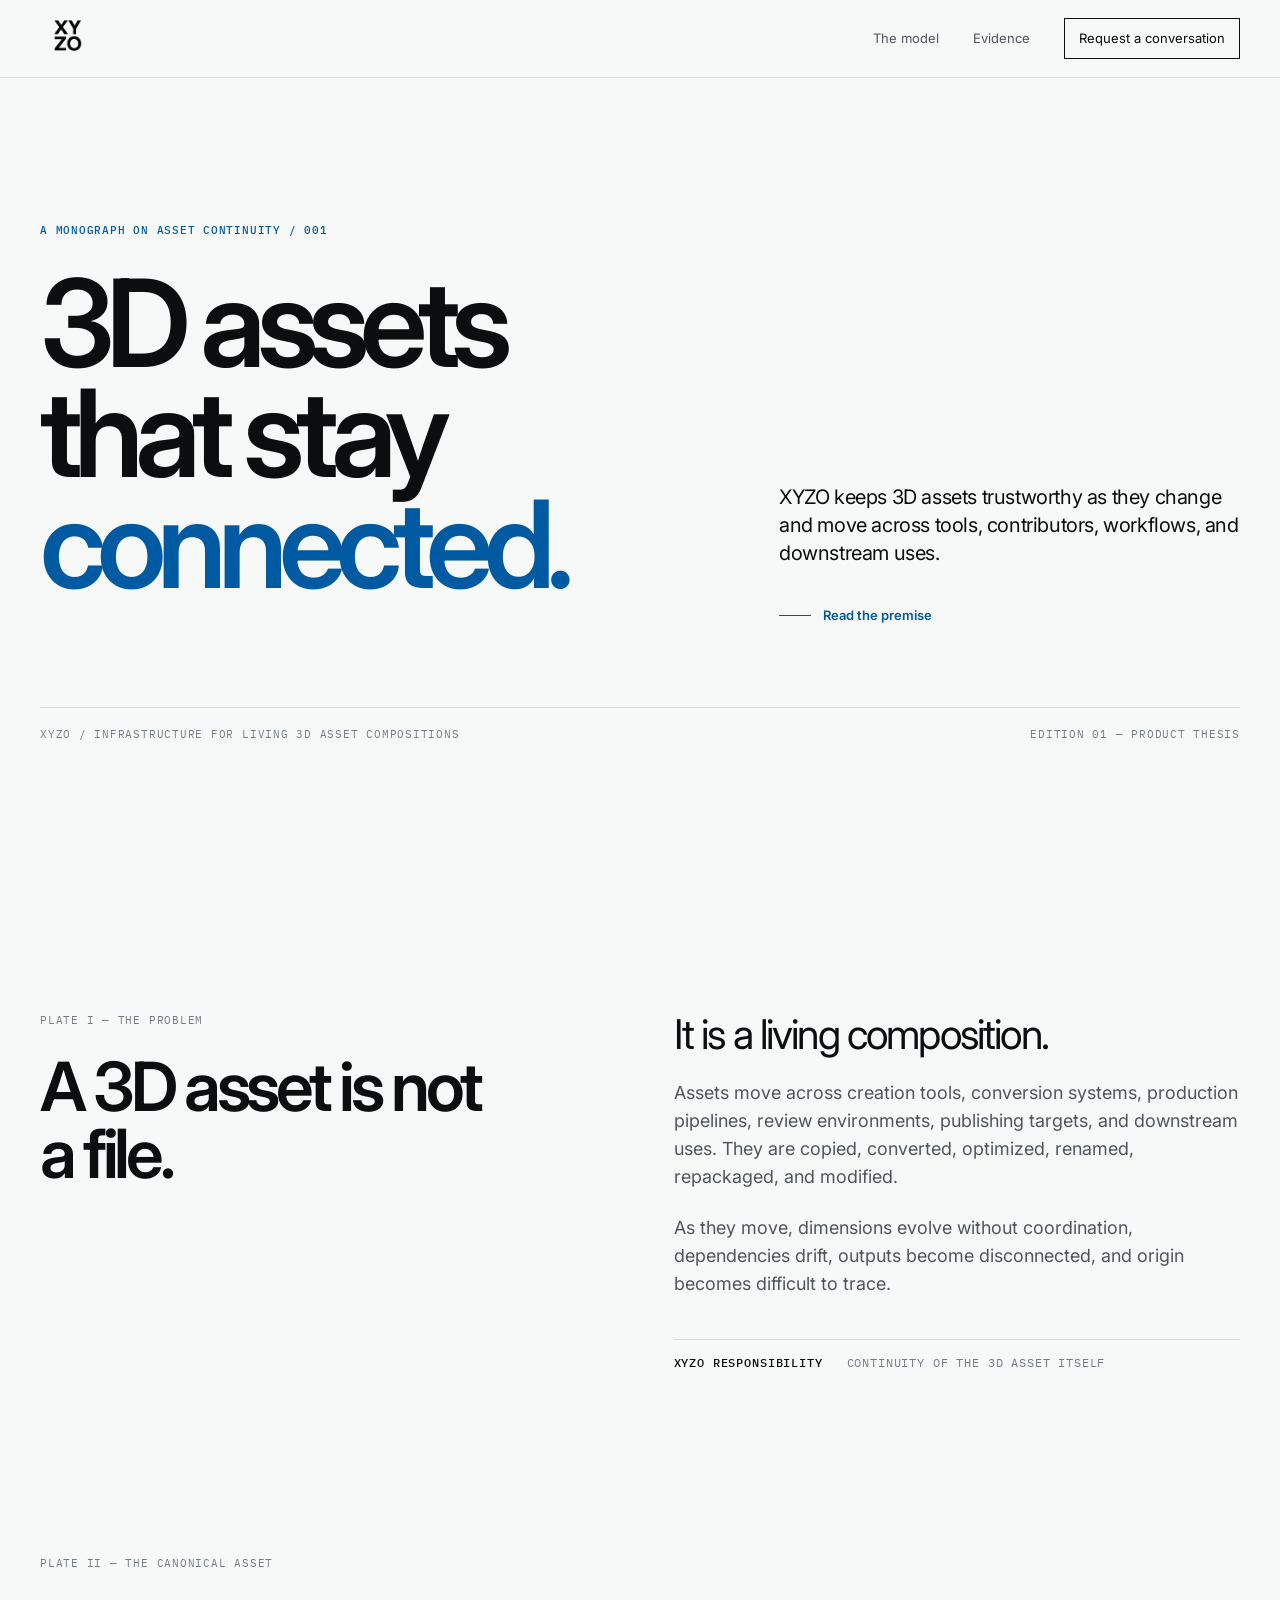
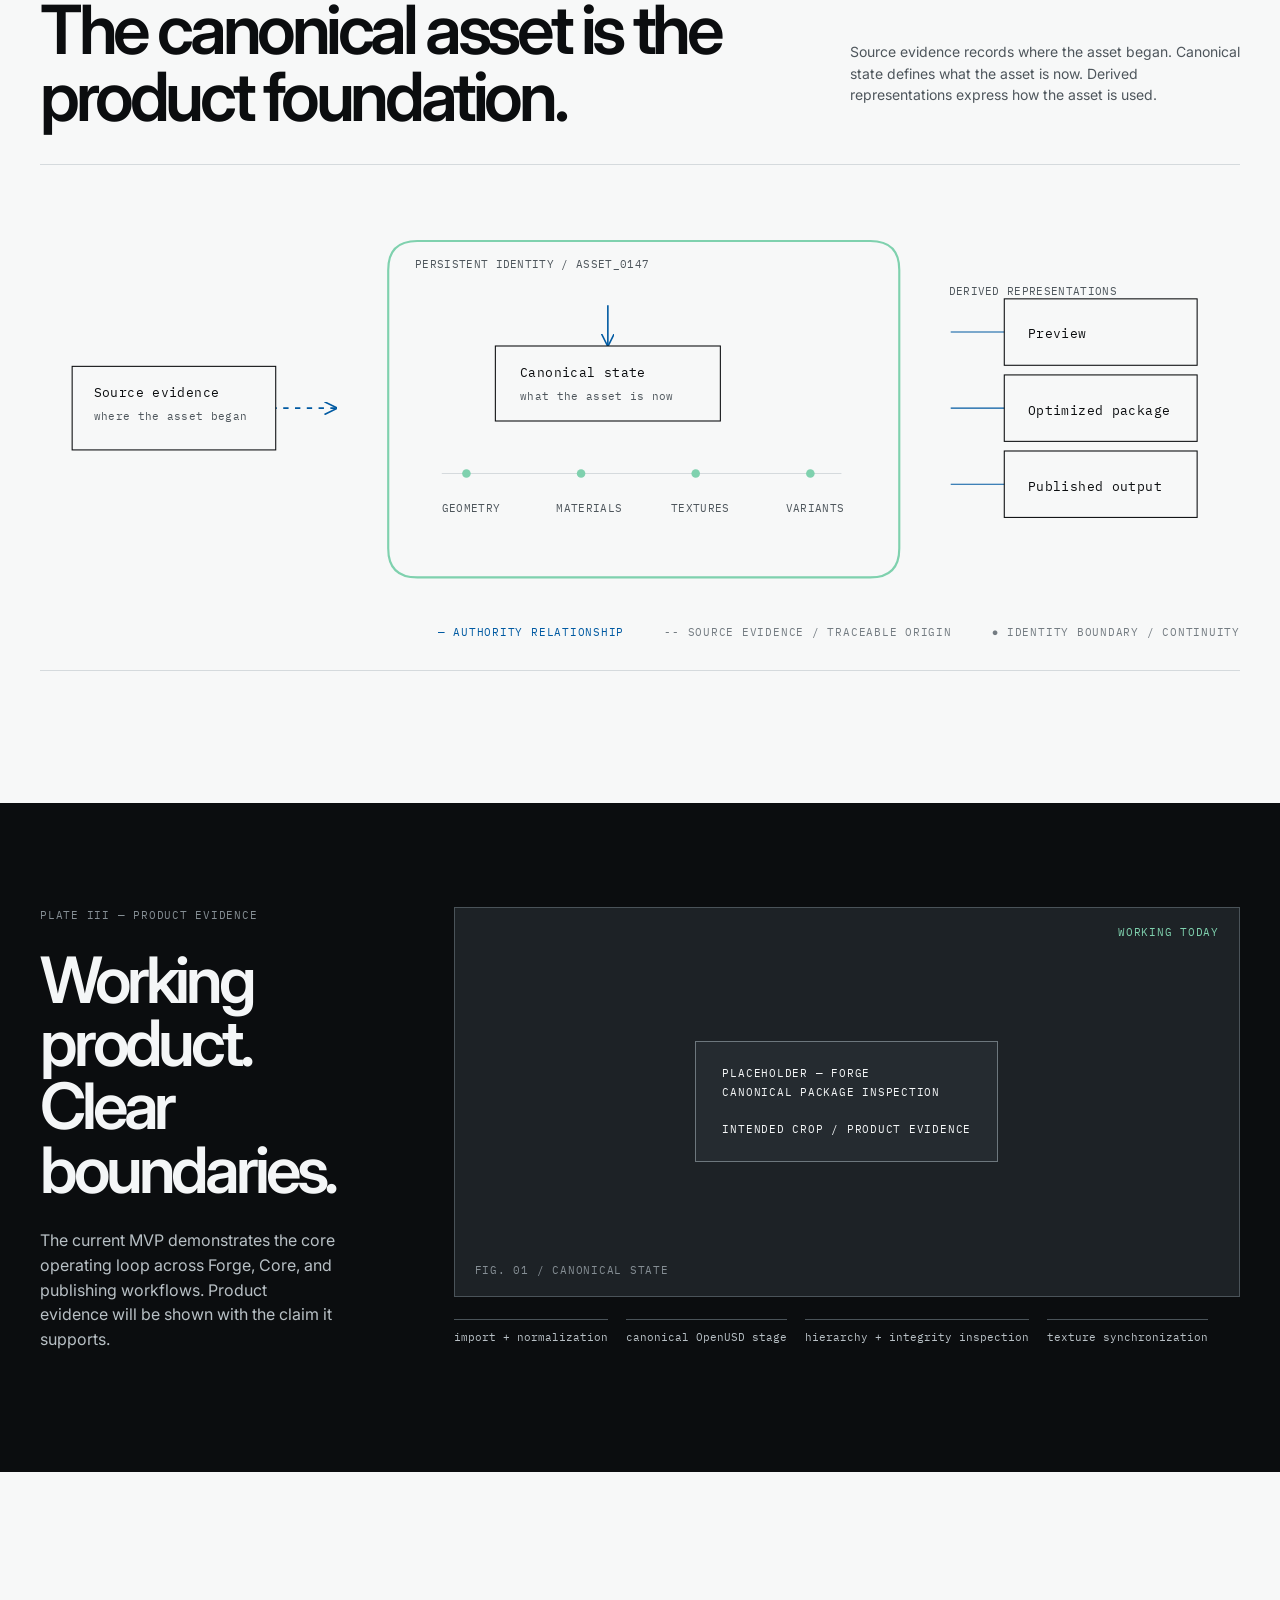
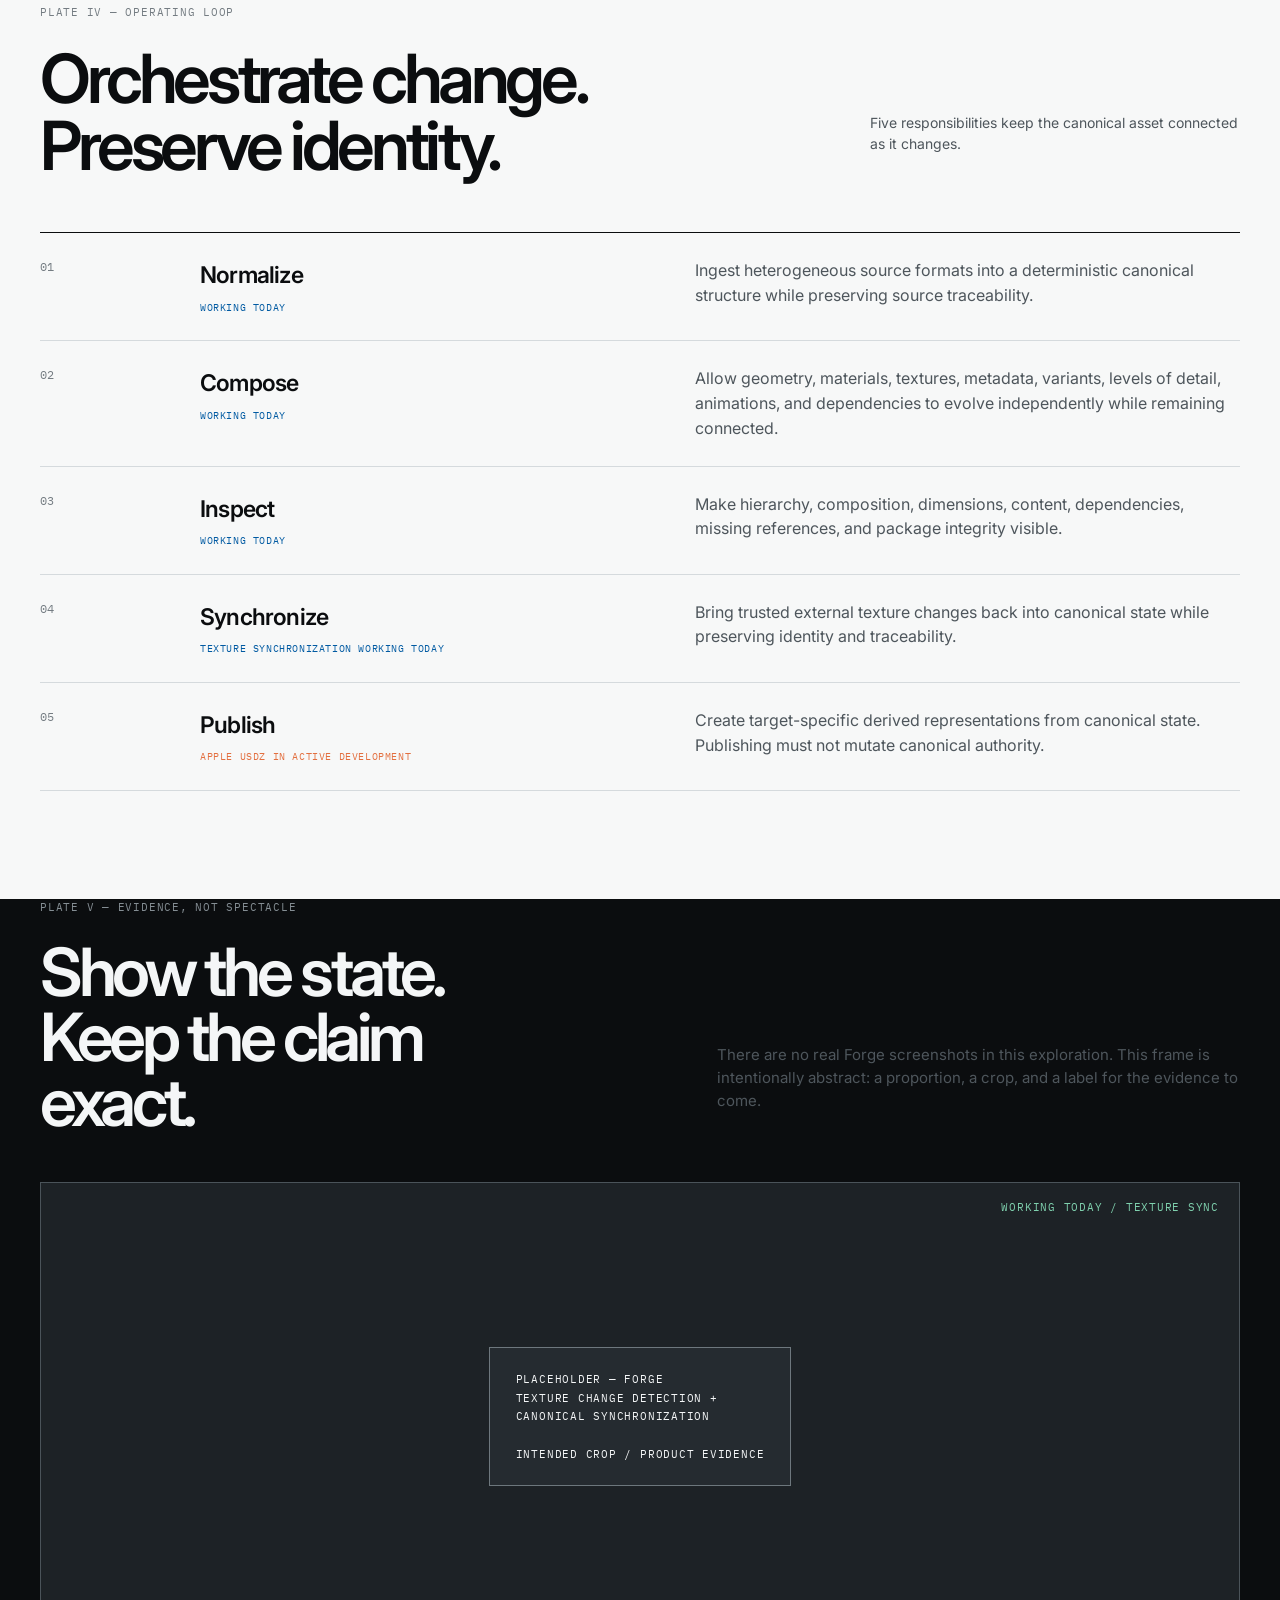
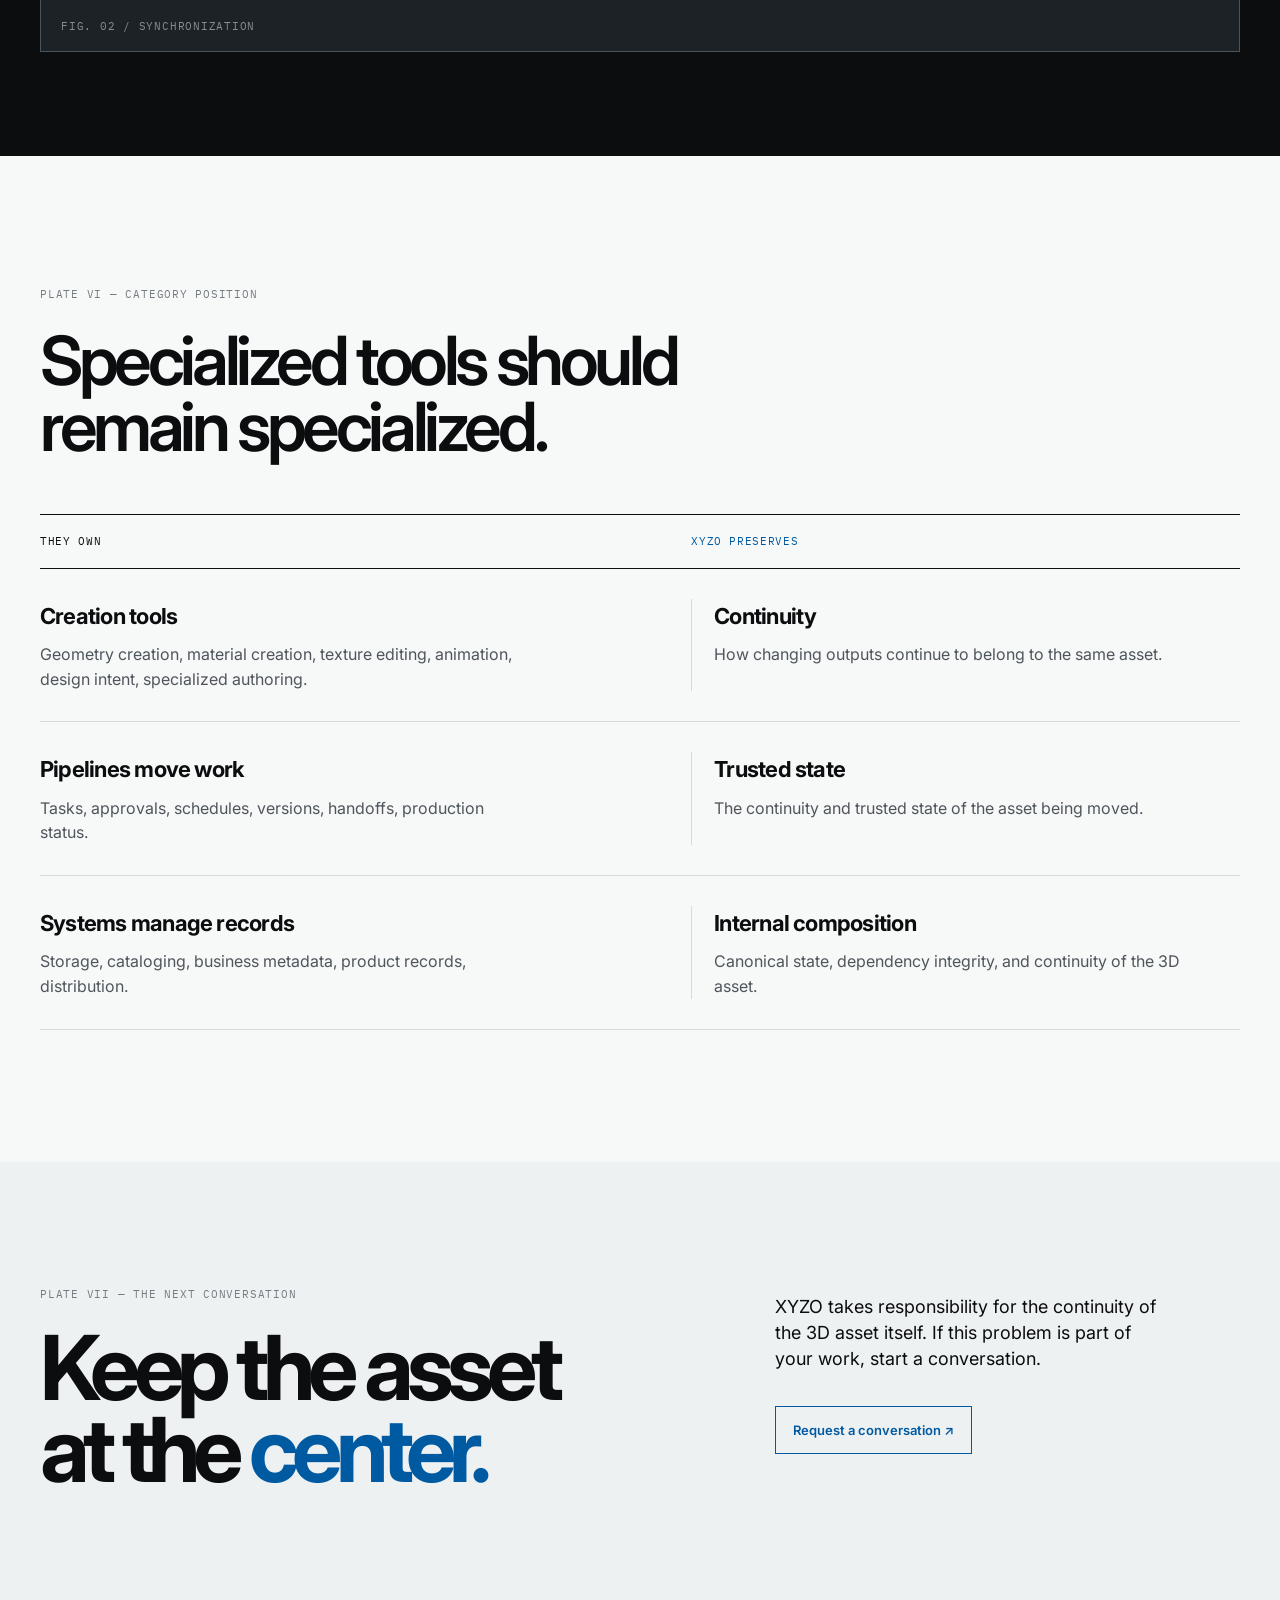
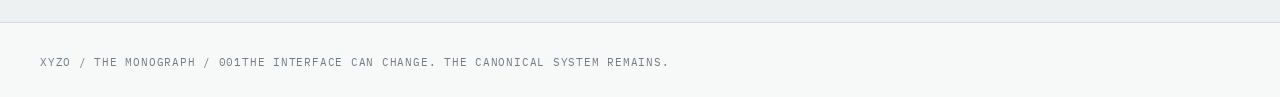
<file: concept-monograph.html>
<!doctype html>
<html lang="en">
<head>
  <meta charset="utf-8">
  <meta name="viewport" content="width=device-width, initial-scale=1">
  <meta name="description" content="XYZO keeps 3D assets trustworthy as they move. A design-led infrastructure product for living 3D asset compositions.">
  <title>XYZO — The Monograph</title>
  <link rel="preconnect" href="https://fonts.googleapis.com">
  <link rel="preconnect" href="https://fonts.gstatic.com" crossorigin>
  <link href="https://fonts.googleapis.com/css2?family=IBM+Plex+Mono:wght@400;500&family=Inter:wght@400;500;600;700&display=swap" rel="stylesheet">
  <style>
    :root{--ink:#0B0D0F;--paper:#F7F8F8;--soft:#EEF1F2;--line:#D5DADD;--muted:#4E565C;--quiet:#747C82;--blue:#005AA2;--green:#7FD1AE;--orange:#E36F3F;--graphite:#1D2226;--graphite2:#252B30;--mono:"IBM Plex Mono",monospace;--sans:Inter,system-ui,sans-serif}
    *{box-sizing:border-box}html{scroll-behavior:smooth}body{margin:0;background:var(--paper);color:var(--ink);font-family:var(--sans);font-size:16px;line-height:1.55}a{color:inherit;text-decoration:none}button{font:inherit}button,a{outline-offset:4px}button:focus-visible,a:focus-visible{outline:2px solid var(--blue);outline-offset:5px}.wrap{width:min(1320px,calc(100% - 80px));margin:auto}.mono,.eyebrow,.plate-label,.caption,.section-no,.table-note{font-family:var(--mono);font-size:11px;letter-spacing:.07em;text-transform:uppercase}.eyebrow{color:var(--blue);font-weight:500}.section-no{color:var(--quiet);display:block;margin-bottom:24px}.rule{height:1px;background:var(--line);width:100%}
    header{height:78px;border-bottom:1px solid var(--line);display:flex;align-items:center}.nav{display:flex;align-items:center;justify-content:space-between}.wordmark{width:55px;height:auto}.nav-right{display:flex;align-items:center;gap:34px}.nav-right a{font-size:13px;color:var(--muted);transition:color .2s}.nav-right a:hover{color:var(--blue)}.nav-cta{border:1px solid var(--ink);padding:9px 14px;color:var(--ink)!important}.nav-cta:hover{background:var(--ink);color:var(--paper)!important}
    .hero{min-height:calc(100vh - 78px);display:flex;align-items:center;padding:96px 0 108px}.hero-grid{display:grid;grid-template-columns:1.16fr .84fr;gap:8vw;align-items:end}.hero h1{font-size:clamp(62px,9.5vw,148px);line-height:.91;letter-spacing:-.075em;font-weight:600;margin:28px 0 38px;max-width:850px}.hero h1 em{font-style:normal;color:var(--blue)}.hero-deck{max-width:490px;margin-left:auto;padding-bottom:12px}.hero-deck p{font-size:20px;line-height:1.42;letter-spacing:-.02em;margin:0 0 30px}.jump{display:inline-flex;align-items:center;gap:12px;color:var(--blue);font-size:13px;font-weight:600}.jump span{display:inline-block;width:32px;height:1px;background:var(--blue);transition:width .25s}.jump:hover span{width:52px}.hero-foot{border-top:1px solid var(--line);margin-top:70px;padding-top:18px;display:flex;justify-content:space-between;color:var(--quiet)}
    section{padding:132px 0}.intro{padding-top:112px}.split{display:grid;grid-template-columns:1fr 1.18fr;gap:12vw}.split h2,.section-title{font-size:clamp(38px,5.3vw,76px);letter-spacing:-.065em;line-height:.98;font-weight:600;margin:0;max-width:760px}.copy{max-width:590px;color:var(--muted);font-size:18px;line-height:1.55}.copy p{margin:0 0 23px}.statement{font-size:clamp(28px,3.2vw,48px);line-height:1.08;letter-spacing:-.045em;color:var(--ink);margin:0 0 38px;max-width:700px}.note-line{border-top:1px solid var(--line);padding-top:14px;margin-top:42px;display:flex;gap:24px;color:var(--quiet);font-size:12px}.note-line b{font-weight:500;color:var(--ink)}
    .model{padding-top:50px}.model-head{display:flex;justify-content:space-between;align-items:flex-end;margin-bottom:35px}.model-head .copy{font-size:14px;max-width:390px}.diagram-wrap{border-top:1px solid var(--line);border-bottom:1px solid var(--line);padding:46px 0 28px;overflow:hidden}.diagram{width:100%;min-width:700px;height:auto;display:block}.diagram text{font-family:var(--mono);font-size:12px;letter-spacing:.03em}.diagram .label{fill:var(--ink)}.diagram .sub{fill:var(--muted);font-size:10px}.diagram .identity{fill:none;stroke:var(--green);stroke-width:2}.diagram .authority{stroke:var(--blue);stroke-width:1.5;fill:none}.diagram .source{stroke:var(--blue);stroke-width:1.5;stroke-dasharray:5 6;fill:none}.diagram .derived{stroke:var(--blue);stroke-width:1;fill:none}.diagram .dim{stroke:var(--line);stroke-width:1;fill:none}.diagram .node{fill:var(--paper);stroke:var(--ink);stroke-width:1}.diagram-caption{display:flex;gap:40px;justify-content:flex-end;color:var(--quiet);padding-top:17px}.diagram-caption span:first-child{color:var(--blue)}
    .plate{background:var(--ink);color:#F4F6F7;padding:104px 0}.plate .section-no{color:#858E94}.plate-grid{display:grid;grid-template-columns:.55fr 1.45fr;gap:9vw;align-items:start}.plate h2{font-size:clamp(38px,5vw,72px);line-height:.99;letter-spacing:-.065em;margin:0;font-weight:600}.plate-copy{color:#B8C0C5;max-width:390px;margin-top:27px}.evidence{border:1px solid #4a5359;background:var(--graphite);min-height:390px;display:flex;align-items:center;justify-content:center;position:relative}.evidence:before,.evidence:after{content:"";position:absolute;background:#4a5359}.evidence:before{width:38px;height:1px;left:50%;top:50%;transform:translate(-50%,-50%)}.evidence:after{height:38px;width:1px;left:50%;top:50%;transform:translate(-50%,-50%)}.evidence-inner{position:relative;z-index:1;border:1px solid #6d777d;padding:22px 26px;background:var(--graphite2);max-width:340px}.evidence-inner .mono{color:#F4F6F7;line-height:1.7}.evidence-meta{position:absolute;left:20px;bottom:16px;color:#858E94}.evidence-status{position:absolute;right:20px;top:16px;color:var(--green)}
    .loop{padding-bottom:108px}.loop-intro{display:flex;justify-content:space-between;align-items:end;margin-bottom:54px}.loop-intro .copy{max-width:370px;font-size:14px}.spec{border-top:1px solid var(--ink)}.spec-row{display:grid;grid-template-columns:120px 1fr 1.2fr;gap:40px;padding:25px 0;border-bottom:1px solid var(--line);align-items:start}.spec-row .num{font-family:var(--mono);color:var(--quiet);font-size:12px}.spec-row h3{font-size:23px;letter-spacing:-.035em;margin:0;font-weight:600}.spec-row p{margin:0;color:var(--muted);max-width:600px}.spec-row .state{font-family:var(--mono);font-size:10px;color:var(--blue);text-transform:uppercase;letter-spacing:.06em;margin-top:6px}.spec-row:last-child .state{color:var(--orange)}
    .proof{padding-top:0}.proof-head{display:grid;grid-template-columns:1fr 1fr;gap:12vw;align-items:end;margin-bottom:46px}.proof-head h2{font-size:clamp(38px,5.2vw,74px);line-height:.98;letter-spacing:-.065em;margin:0}.proof-head .copy{font-size:15px}.proof-plate{min-height:470px}.proof-plate .evidence{min-height:470px}.proof-list{display:flex;gap:18px;flex-wrap:wrap;margin-top:22px}.proof-list span{font-family:var(--mono);font-size:11px;color:#B8C0C5;border-top:1px solid #4a5359;padding-top:9px}
    .category{padding-top:130px}.category h2{max-width:780px;margin-bottom:54px}.compare{border-top:1px solid var(--ink)}.compare-head,.compare-row{display:grid;grid-template-columns:1fr 1fr;gap:8vw}.compare-head{padding:18px 0;border-bottom:1px solid var(--ink)}.compare-head div{font-family:var(--mono);font-size:11px;text-transform:uppercase;letter-spacing:.06em}.compare-head div:last-child{color:var(--blue)}.compare-row{padding:30px 0;border-bottom:1px solid var(--line)}.compare-row h3{font-size:22px;letter-spacing:-.035em;margin:0 0 9px}.compare-row p{color:var(--muted);margin:0;max-width:480px}.compare-row div:last-child{padding-left:22px;border-left:1px solid var(--line)}
    .closing{background:var(--soft);padding:124px 0 130px}.closing-grid{display:grid;grid-template-columns:1fr .8fr;gap:12vw}.closing h2{font-size:clamp(48px,7vw,105px);line-height:.92;letter-spacing:-.075em;margin:0;max-width:800px}.closing h2 span{color:var(--blue)}.closing-side{padding-top:8px}.closing-side p{font-size:18px;line-height:1.45;max-width:390px;margin:0 0 34px}.button{display:inline-flex;border:1px solid var(--blue);color:var(--blue);padding:13px 17px;font-weight:600;font-size:13px;transition:background .2s,color .2s}.button:hover{background:var(--blue);color:var(--paper)}footer{padding:25px 0;border-top:1px solid var(--line);display:flex;justify-content:space-between;color:var(--quiet)}
    .reveal{opacity:0;transform:translateY(18px);transition:opacity .8s ease,transform .8s ease}.reveal.visible{opacity:1;transform:none}@media(prefers-reduced-motion:reduce){html{scroll-behavior:auto}.reveal{opacity:1;transform:none;transition:none}}
    @media(max-width:800px){.wrap{width:min(100% - 40px,600px)}header{height:68px}.nav-right a:not(.nav-cta){display:none}.hero{min-height:auto;padding:84px 0 74px}.hero-grid,.split,.plate-grid,.proof-head,.closing-grid{grid-template-columns:1fr;gap:44px}.hero h1{font-size:clamp(60px,17vw,105px);margin:24px 0 30px}.hero-deck{margin:0}.hero-deck p{font-size:18px}.hero-foot{margin-top:62px;display:block}.hero-foot span:last-child{display:block;margin-top:10px}.intro,section{padding:86px 0}.split h2,.section-title{max-width:550px}.copy{font-size:16px}.model-head,.loop-intro{display:block}.model-head .copy,.loop-intro .copy{margin-top:20px}.diagram-wrap{margin:0 -20px;padding:32px 20px 24px}.diagram{min-width:680px}.diagram-caption{display:block;font-size:11px}.diagram-caption span{display:block;margin-top:7px}.plate{padding:82px 0}.plate-grid{gap:36px}.evidence,.proof-plate,.proof-plate .evidence{min-height:330px}.spec-row{grid-template-columns:40px 1fr;gap:12px 20px;padding:22px 0}.spec-row h3{font-size:21px}.spec-row p{grid-column:2}.spec-row .state{grid-column:2}.proof{padding-top:0}.proof-head{margin-bottom:34px}.category{padding-top:88px}.compare-head,.compare-row{gap:20px}.compare-row{display:block}.compare-row div:last-child{padding:24px 0 0;border-left:0;border-top:1px solid var(--line);margin-top:22px}.closing{padding:86px 0}.closing h2{font-size:clamp(54px,15vw,90px)}footer{display:block}.footer-right{display:block;margin-top:9px}}
  </style>
</head>
<body>
  <header>
    <nav class="nav wrap" aria-label="Primary navigation">
      <a href="#top" aria-label="XYZO home"><img class="wordmark" src="./resources/images/XYZO_Logo_BLACK_Transp.png" alt="XYZO"></a>
      <div class="nav-right"><a href="#model">The model</a><a href="#evidence">Evidence</a><a class="nav-cta" href="#contact">Request a conversation</a></div>
    </nav>
  </header>
  <main id="top">
    <section class="hero">
      <div class="wrap">
        <div class="hero-grid">
          <div class="reveal"><div class="eyebrow">A monograph on asset continuity / 001</div><h1>3D assets<br>that stay<br><em>connected.</em></h1></div>
          <div class="hero-deck reveal"><p>XYZO keeps 3D assets trustworthy as they change and move across tools, contributors, workflows, and downstream uses.</p><a class="jump" href="#problem"><span></span>Read the premise</a></div>
        </div>
        <div class="hero-foot mono reveal"><span>XYZO / infrastructure for living 3D asset compositions</span><span>Edition 01 — Product thesis</span></div>
      </div>
    </section>

    <section id="problem" class="intro">
      <div class="wrap split reveal">
        <div><span class="section-no">Plate I — The problem</span><h2>A 3D asset is not a file.</h2></div>
        <div class="copy"><p class="statement">It is a living composition.</p><p>Assets move across creation tools, conversion systems, production pipelines, review environments, publishing targets, and downstream uses. They are copied, converted, optimized, renamed, repackaged, and modified.</p><p>As they move, dimensions evolve without coordination, dependencies drift, outputs become disconnected, and origin becomes difficult to trace.</p><div class="note-line mono"><b>XYZO responsibility</b><span>Continuity of the 3D asset itself</span></div></div>
      </div>
    </section>

    <section id="model" class="model">
      <div class="wrap">
        <div class="model-head reveal"><div><span class="section-no">Plate II — The canonical asset</span><h2 class="section-title">The canonical asset is the product foundation.</h2></div><div class="copy"><p>Source evidence records where the asset began. Canonical state defines what the asset is now. Derived representations express how the asset is used.</p></div></div>
        <div class="diagram-wrap reveal">
          <svg class="diagram" viewBox="0 0 1120 370" role="img" aria-labelledby="diagram-title diagram-desc">
            <title id="diagram-title">Canonical asset continuity model</title><desc id="diagram-desc">Source evidence flows into one identity boundary containing evolving dimensions and canonical state. Derived representations flow outward.</desc>
            <defs><marker id="arrow" markerWidth="8" markerHeight="8" refX="7" refY="4" orient="auto"><path d="M0 0L8 4L0 8" fill="none" stroke="#005AA2" stroke-width="1"/></marker></defs>
            <path class="identity" d="M325 55 Q325 28 352 28 H775 Q802 28 802 55 V315 Q802 342 775 342 H352 Q325 342 325 315 Z"/>
            <text x="350" y="53" class="sub">PERSISTENT IDENTITY / ASSET_0147</text>
            <path class="source" d="M40 184 H276" marker-end="url(#arrow)"/><rect class="node" x="30" y="145" width="190" height="78"/><text x="50" y="174" class="label">Source evidence</text><text x="50" y="195" class="sub">where the asset began</text>
            <path class="authority" d="M530 88 V125" marker-end="url(#arrow)"/><rect class="node" x="425" y="126" width="210" height="70"/><text x="448" y="155" class="label">Canonical state</text><text x="448" y="176" class="sub">what the asset is now</text>
            <path class="dim" d="M375 245 H748"/><circle cx="398" cy="245" r="4" fill="#7FD1AE"/><circle cx="505" cy="245" r="4" fill="#7FD1AE"/><circle cx="612" cy="245" r="4" fill="#7FD1AE"/><circle cx="719" cy="245" r="4" fill="#7FD1AE"/>
            <text x="375" y="281" class="sub">GEOMETRY</text><text x="482" y="281" class="sub">MATERIALS</text><text x="589" y="281" class="sub">TEXTURES</text><text x="696" y="281" class="sub">VARIANTS</text>
            <path class="derived" d="M850 113 H1070" marker-end="url(#arrow)"/><path class="derived" d="M850 184 H1070" marker-end="url(#arrow)"/><path class="derived" d="M850 255 H1070" marker-end="url(#arrow)"/><rect class="node" x="900" y="82" width="180" height="62"/><rect class="node" x="900" y="153" width="180" height="62"/><rect class="node" x="900" y="224" width="180" height="62"/><text x="922" y="119" class="label">Preview</text><text x="922" y="190" class="label">Optimized package</text><text x="922" y="261" class="label">Published output</text><text x="848" y="78" class="sub">DERIVED REPRESENTATIONS</text>
          </svg>
          <div class="diagram-caption mono"><span>— authority relationship</span><span>-- source evidence / traceable origin</span><span>● identity boundary / continuity</span></div>
        </div>
      </div>
    </section>

    <section id="evidence" class="plate">
      <div class="wrap plate-grid reveal"><div><span class="section-no">Plate III — Product evidence</span><h2>Working product.<br>Clear boundaries.</h2><p class="plate-copy">The current MVP demonstrates the core operating loop across Forge, Core, and publishing workflows. Product evidence will be shown with the claim it supports.</p></div><div><div class="evidence" aria-label="Placeholder for Forge canonical package inspection evidence"><div class="evidence-status mono">WORKING TODAY</div><div class="evidence-inner"><div class="mono">PLACEHOLDER — Forge<br>canonical package inspection<br><br>intended crop / product evidence</div></div><div class="evidence-meta mono">FIG. 01 / CANONICAL STATE</div></div><div class="proof-list"><span>import + normalization</span><span>canonical OpenUSD stage</span><span>hierarchy + integrity inspection</span><span>texture synchronization</span></div></div></div>
    </section>

    <section class="loop">
      <div class="wrap">
        <div class="loop-intro reveal"><div><span class="section-no">Plate IV — Operating loop</span><h2 class="section-title">Orchestrate change.<br>Preserve identity.</h2></div><div class="copy"><p>Five responsibilities keep the canonical asset connected as it changes.</p></div></div>
        <div class="spec reveal">
          <div class="spec-row"><span class="num">01</span><div><h3>Normalize</h3><div class="state">Working today</div></div><p>Ingest heterogeneous source formats into a deterministic canonical structure while preserving source traceability.</p></div>
          <div class="spec-row"><span class="num">02</span><div><h3>Compose</h3><div class="state">Working today</div></div><p>Allow geometry, materials, textures, metadata, variants, levels of detail, animations, and dependencies to evolve independently while remaining connected.</p></div>
          <div class="spec-row"><span class="num">03</span><div><h3>Inspect</h3><div class="state">Working today</div></div><p>Make hierarchy, composition, dimensions, content, dependencies, missing references, and package integrity visible.</p></div>
          <div class="spec-row"><span class="num">04</span><div><h3>Synchronize</h3><div class="state">Texture synchronization working today</div></div><p>Bring trusted external texture changes back into canonical state while preserving identity and traceability.</p></div>
          <div class="spec-row"><span class="num">05</span><div><h3>Publish</h3><div class="state">Apple USDZ in active development</div></div><p>Create target-specific derived representations from canonical state. Publishing must not mutate canonical authority.</p></div>
        </div>
      </div>
    </section>

    <section class="plate proof">
      <div class="wrap reveal"><div class="proof-head"><div><span class="section-no">Plate V — Evidence, not spectacle</span><h2>Show the state.<br>Keep the claim exact.</h2></div><div class="copy"><p>There are no real Forge screenshots in this exploration. This frame is intentionally abstract: a proportion, a crop, and a label for the evidence to come.</p></div></div><div class="proof-plate"><div class="evidence" aria-label="Placeholder for Forge synchronization evidence"><div class="evidence-status mono">WORKING TODAY / TEXTURE SYNC</div><div class="evidence-inner"><div class="mono">PLACEHOLDER — Forge<br>texture change detection +<br>canonical synchronization<br><br>intended crop / product evidence</div></div><div class="evidence-meta mono">FIG. 02 / SYNCHRONIZATION</div></div></div></div>
    </section>

    <section class="category">
      <div class="wrap reveal"><span class="section-no">Plate VI — Category position</span><h2 class="section-title">Specialized tools should remain specialized.</h2><div class="compare"><div class="compare-head"><div>They own</div><div>XYZO preserves</div></div>
        <div class="compare-row"><div><h3>Creation tools</h3><p>Geometry creation, material creation, texture editing, animation, design intent, specialized authoring.</p></div><div><h3>Continuity</h3><p>How changing outputs continue to belong to the same asset.</p></div></div>
        <div class="compare-row"><div><h3>Pipelines move work</h3><p>Tasks, approvals, schedules, versions, handoffs, production status.</p></div><div><h3>Trusted state</h3><p>The continuity and trusted state of the asset being moved.</p></div></div>
        <div class="compare-row"><div><h3>Systems manage records</h3><p>Storage, cataloging, business metadata, product records, distribution.</p></div><div><h3>Internal composition</h3><p>Canonical state, dependency integrity, and continuity of the 3D asset.</p></div></div>
      </div></div>
    </section>

    <section id="contact" class="closing">
      <div class="wrap closing-grid reveal"><div><span class="section-no">Plate VII — The next conversation</span><h2>Keep the asset<br>at the <span>center.</span></h2></div><div class="closing-side"><p>XYZO takes responsibility for the continuity of the 3D asset itself. If this problem is part of your work, start a conversation.</p><a class="button" href="mailto:hello@xyzo.io?subject=XYZO%20product%20conversation">Request a conversation <span aria-hidden="true">&nbsp;↗</span></a></div></div>
    </section>
  </main>
  <footer><div class="wrap"><span class="mono">XYZO / The Monograph / 001</span><span class="footer-right mono">The interface can change. The canonical system remains.</span></div></footer>
  <script>
    const observer=new IntersectionObserver((entries)=>entries.forEach((entry)=>{if(entry.isIntersecting){entry.target.classList.add('visible');observer.unobserve(entry.target)}}),{threshold:.12});
    document.querySelectorAll('.reveal').forEach((el)=>observer.observe(el));
  </script>
</body>
</html>
</file>
<file: resources/styles/site.css>
/* ============================================================
   CUSTOM PROPERTIES / TOKENS
   ============================================================ */
:root {
  --black: #0B0D0F;
  --graphite: #1D2226;
  --graphite-2: #252B30;
  --white: #F7F8F8;
  --surface: #EEF1F2;
  --blue: #005AA2;
  --green: #7FD1AE;
  --orange: #E36F3F;
  --gray: #A0A4A6;
  --muted: #B8C0C5;
  --ink: #0B0D0F;
  --line: rgba(247, 248, 248, 0.16);
  --mono: "IBM Plex Mono", monospace;
  --sans: Inter, system-ui, -apple-system, BlinkMacSystemFont, "Helvetica Neue", Arial, sans-serif;
  --hero-gutter: clamp(20px, 4.5vw, 76px);
  --hero-measure: 1240px;
  --control-height: 48px;
  --radius-sm: 8px;
  --radius-md: 12px;
  --radius-lg: 16px;
}

/* ============================================================
   RESET AND BASE ELEMENTS
   ============================================================ */
*,
*::before,
*::after {
  box-sizing: border-box;
}

html {
  scroll-behavior: smooth;
}

body {
  margin: 0;
  background: var(--white);
  color: var(--ink);
  font-family: var(--sans);
  -webkit-font-smoothing: antialiased;
  overflow-x: hidden;
}

a {
  color: inherit;
  text-decoration: none;
}

button {
  font: inherit;
}

button,
a,
input {
  outline-offset: 4px;
}

button:focus-visible,
a:focus-visible,
input:focus-visible {
  outline: 2px solid var(--blue);
  outline-offset: 5px;
}

/* ============================================================
   TYPOGRAPHY
   ============================================================ */
h1,
h2,
h3,
p {
  margin: 0;
  font-family: var(--sans);
  font-style: normal;
  font-stretch: 100%;
  font-variation-settings: normal;
  font-feature-settings: normal;
  text-transform: none;
}

h1 {
  font-size: clamp(58px, 9.5vw, 144px);
  line-height: 0.9;
  letter-spacing: -0.075em;
  font-weight: 600;
}

h2 {
  font-size: clamp(38px, 5.4vw, 78px);
  line-height: 0.98;
  letter-spacing: -0.06em;
  font-weight: 500;
}

h3 {
  font-size: 1rem;
  font-weight: 600;
  line-height: 1.4;
}

p {
  font-size: 1rem;
  line-height: 1.7;
}

:where(h1, h2, h3, p):not(.mono, .eyebrow) :where(span, strong, b, em) {
  font-family: inherit;
  font-stretch: inherit;
  font-variation-settings: inherit;
  font-feature-settings: inherit;
  letter-spacing: inherit;
  line-height: inherit;
  text-transform: inherit;
}

:where(h1, h2, h3, p):not(.mono, .eyebrow) span {
  font-size: inherit;
  font-weight: inherit;
  font-style: inherit;
}

.mono {
  font: 12px/1.45 var(--mono);
  letter-spacing: 0.02em;
}

.eyebrow {
  font: 12px/1.4 var(--mono);
  letter-spacing: 0.12em;
  text-transform: uppercase;
}

.eyebrow-accent {
  color: var(--green);
}

/* ============================================================
   SHARED LAYOUT CONTAINERS
   ============================================================ */
.wrap {
  width: min(1240px, calc(100% - 64px));
  margin: auto;
}

/* ============================================================
   HEADER AND NAVIGATION
   ============================================================ */
header {
  position: absolute;
  top: 0;
  left: 0;
  z-index: 5;
  width: 100%;
  padding: 24px 0;
  border-bottom: 1px solid rgba(247, 248, 248, 0.12);
  color: var(--white);
}

.nav {
  display: flex;
  align-items: center;
  justify-content: space-between;
}

header .wrap,
.hero-inner.wrap {
  width: min(var(--hero-measure), calc(100% - (var(--hero-gutter) * 2)));
}

.site-logo {
  width: clamp(112px, 9vw, 132px);
  filter: none;
}

.navlinks {
  display: flex;
  gap: 30px;
  align-items: center;
}

.navlinks a {
  font-size: 13px;
  color: #D8DEE1;
}

.navlinks a:hover {
  color: var(--green);
}

.nav-cta {
  border: 1px solid rgba(247, 248, 248, 0.5);
  border-radius: var(--radius-md);
  padding: 10px 15px;
  font-size: 12px;
}

.nav-cta:hover {
  border-color: var(--green);
  color: var(--green);
}

/* ============================================================
   HERO
   ============================================================ */
.hero {
  position: relative;
  display: flex;
  flex-direction: row;
  align-items: flex-end;
  justify-content: initial;
  min-height: 100svh;
  width: 100%;
  padding: 0;
  gap: 0;
  background: var(--black);
  color: var(--white);
  text-align: left;
}

.hero video {
  position: absolute;
  inset: 0;
  width: 100%;
  height: 100%;
  object-fit: cover;
  opacity: 0.44;
  filter: contrast(1.03) saturate(0.7);
}

.hero::after {
  content: "";
  position: absolute;
  inset: 0;
  background: linear-gradient(
    90deg,
    rgba(11, 13, 15, 0.86) 0%,
    rgba(11, 13, 15, 0.8) 28%,
    rgba(11, 13, 15, 0.66) 56%,
    rgba(11, 13, 15, 0.4) 78%,
    rgba(11, 13, 15, 0.24) 100%
  );
}

.hero-inner {
  position: relative;
  z-index: 1;
  width: 100%;
  padding: clamp(138px, 16vh, 166px) 0 clamp(96px, 12vh, 122px);
}

.hero-kicker {
  display: flex;
  align-items: center;
  gap: 10px;
  margin-bottom: 18px;
  color: var(--green);
  white-space: nowrap;
}

.marker {
  display: inline-block;
  width: 7px;
  height: 7px;
  background: var(--green);
  border-radius: 50%;
}

.hero h1 {
  max-width: 14ch;
  margin: 0 0 26px;
  font-size: clamp(52px, 6.9vw, 108px);
  line-height: 0.92;
  letter-spacing: -0.058em;
  text-wrap: balance;
  white-space: nowrap;
}

.hero h1 span {
  display: block;
  color: var(--white);
  white-space: nowrap;
}

.hero-secondary {
  max-width: 42ch;
  margin: 0 0 28px;
  color: var(--green);
  font-size: 18px;
  line-height: 1.45;
  letter-spacing: 0;
  font-weight: 600;
  text-wrap: balance;
}

.hero-secondary span {
  color: var(--green);
}

.hero-support {
  max-width: 64ch;
  margin: 0 0 28px;
  color: var(--muted);
  font-size: 18px;
  line-height: 1.58;
}

.scroll-note {
  margin-top: 16px;
  color: var(--gray);
  opacity: 0.82;
  white-space: nowrap;
}

/* ============================================================
   FORM
   ============================================================ */
.hero .signup {
  width: min(100%, 640px);
  margin-top: clamp(18px, 2.4vw, 26px);
  padding: 24px;
  border: 1px solid rgba(255, 255, 255, 0.12);
  border-radius: var(--radius-md);
  background: rgba(34, 38, 42, 0.46);
  backdrop-filter: blur(4px);
}

.hero .signup-form {
  display: block;
  max-width: 570px;
  margin-top: 0;
}

.hero .signup-field {
  display: flex;
  flex-direction: column;
  gap: 8px;
}

.hero .signup-controls {
  display: grid;
  grid-template-columns: minmax(0, 1fr) auto;
  align-items: stretch;
  gap: 10px;
}

.hero .signup-field label {
  color: var(--gray);
}

.hero .signup-controls input,
.hero .signup-controls button {
  box-sizing: border-box;
  height: var(--control-height);
  min-height: var(--control-height);
  margin: 0;
}

.hero .signup-controls input {
  width: 100%;
  border: 1px solid rgba(247, 248, 248, 0.3);
  border-radius: var(--radius-sm);
  background: rgba(24, 27, 30, 0.68);
  color: var(--white);
  padding: 0 14px;
  font: 14px var(--sans);
  line-height: normal;
  appearance: none;
}

.hero .signup-controls input::placeholder {
  color: var(--gray);
}

.hero .signup-controls button {
  padding: 0 16px;
  border: 1px solid rgba(255, 255, 255, 0.14);
  border-radius: var(--radius-sm);
  background: rgba(115, 120, 126, 0.52);
  color: rgba(255, 255, 255, 0.92);
  cursor: pointer;
  display: inline-flex;
  align-items: center;
  justify-content: center;
  font-size: 13px;
  line-height: normal;
  white-space: nowrap;
}

.hero .signup-controls button:hover {
  background: rgba(135, 140, 146, 0.62);
}

.hero .signup-controls button:active {
  background: rgba(95, 100, 106, 0.56);
}

.hero .signup-controls button:disabled {
  background: rgba(95, 100, 106, 0.34);
  border-color: rgba(255, 255, 255, 0.1);
  color: rgba(255, 255, 255, 0.62);
  cursor: not-allowed;
}

.hero .audit-note {
  margin: 10px 0 0;
  color: var(--gray);
}

.hero .thank-you {
  display: none;
  margin: 10px 0 0;
  color: var(--green);
}

/* ============================================================
   CONTENT SECTIONS
   ============================================================ */
.light {
  background: var(--white);
  padding: 150px 0;
}

.dark {
  background: var(--black);
  color: var(--white);
}

.problem {
  display: grid;
  grid-template-columns: 1fr 1fr;
  gap: 11vw;
  align-items: start;
}

.problem h2,
.canonical h2 {
  margin: 18px 0 0;
}

.problem h2 {
  max-width: 18ch;
}

.problem-heading-line {
  display: block;
}

.problem-heading-pair {
  display: inline-block;
}

.problem-copy {
  max-width: 470px;
  padding-top: 20px;
}

.problem-copy p {
  margin: 0;
  color: #4E565C;
  font-size: 19px;
  line-height: 1.55;
}

.rule {
  margin-top: 50px;
  padding-top: 18px;
  border-top: 1px solid #C9CFD2;
  color: #4E565C;
}

.rule strong {
  display: block;
  margin-bottom: 10px;
  color: var(--ink);
  font-size: 16px;
  font-weight: 500;
}

.canonical {
  position: relative;
  overflow: hidden;
  padding: 150px 0 120px;
}

.canonical-intro {
  display: grid;
  grid-template-columns: 1fr 1fr;
  gap: 11vw;
  margin-bottom: 90px;
}

.canonical h2 {
  max-width: 18ch;
}

.canonical-heading-line {
  display: block;
}

.canonical-heading-detail {
  max-width: 100%;
}

.canonical-heading-pair {
  display: inline-block;
}

.canonical-intro p {
  max-width: 470px;
  margin: 44px 0 0;
  color: var(--muted);
  font-size: 18px;
  line-height: 1.6;
}

.loop {
  padding: 8px 0 44px;
  background: var(--black);
}

.stage {
  display: grid;
  grid-template-columns: minmax(280px, 0.7fr) minmax(0, 1.3fr);
  gap: clamp(24px, 3.4vw, 44px);
  align-items: start;
  min-height: 0;
  padding: clamp(56px, 7vw, 104px) 0;
  border-top: 1px solid var(--line);
}

.stage:first-child {
  border-top: 0;
}

.stage-copy {
  display: flex;
  flex-direction: column;
  align-items: flex-start;
  max-width: 33rem;
}

.stage-meta {
  display: flex;
  flex-direction: column;
  align-items: flex-start;
  gap: 4px;
  margin-bottom: 20px;
}

.stage-label {
  color: var(--white);
  font-size: 12px;
  letter-spacing: 0.08em;
  text-transform: uppercase;
}

.stage-status {
  color: var(--green);
  font-size: 11px;
  letter-spacing: 0.08em;
  text-transform: uppercase;
}

.stage-status-dev {
  color: var(--gray);
}

.stage h2 {
  margin: 0 0 24px;
  font-size: clamp(44px, 7vw, 96px);
  letter-spacing: -0.07em;
  line-height: 0.9;
  font-weight: 500;
}

.stage p {
  max-width: 37ch;
  margin: 0;
  color: var(--muted);
  font-size: 18px;
  line-height: 1.6;
}

.stage-media {
  display: flex;
  flex-direction: column;
  gap: 14px;
  min-width: 0;
  align-self: start;
}

.identity {
  display: inline-flex;
  align-items: center;
  gap: 9px;
  margin-bottom: 25px;
  padding: 9px 12px;
  border: 1px solid rgba(127, 209, 174, 0.48);
  border-radius: 999px;
  background: rgba(29, 34, 38, 0.78);
  color: var(--green);
}

.interlude {
  padding: 145px 0;
  background: var(--surface);
  color: var(--ink);
}

.interlude-inner {
  display: grid;
  grid-template-columns: 1fr 1.1fr;
  gap: 12vw;
  align-items: center;
}

.interlude h2 {
  margin: 18px 0;
  font-size: clamp(42px, 6vw, 88px);
  line-height: 0.95;
  letter-spacing: -0.07em;
  font-weight: 500;
  max-width: 11ch;
}

.state-heading-line {
  display: block;
}

.state-heading-pair {
  display: inline-block;
}

.interlude p {
  max-width: 440px;
  color: #4E565C;
  font-size: 18px;
  line-height: 1.6;
}

.evidence {
  padding: 150px 0;
  background: var(--black);
  color: var(--white);
}

.evidence-head {
  display: flex;
  justify-content: space-between;
  align-items: end;
  gap: 40px;
  margin-bottom: 60px;
}

.evidence h2,
.category h2 {
  margin: 18px 0 0;
  font-size: clamp(40px, 5.5vw, 76px);
  letter-spacing: -0.065em;
  line-height: 0.95;
  font-weight: 500;
}

.category h2 {
  max-width: 14ch;
}

.category-heading-line {
  display: block;
}

.category-heading-pair {
  display: inline-block;
}

.evidence-head p {
  max-width: 360px;
  color: var(--muted);
  line-height: 1.55;
}

.category {
  padding: 150px 0;
  background: var(--white);
}

.category-intro {
  display: grid;
  grid-template-columns: 1fr 1fr;
  gap: 11vw;
  margin-bottom: 74px;
}

.category-intro p {
  max-width: 440px;
  margin-top: 48px;
  color: #4E565C;
  font-size: 18px;
  line-height: 1.6;
}

.boundaries {
  border-top: 1px solid #C9CFD2;
}

.boundary {
  display: grid;
  grid-template-columns: 1fr 1fr;
  gap: 11vw;
  padding: 27px 0;
  border-bottom: 1px solid #C9CFD2;
}

.boundary h3 {
  margin: 0;
  font-size: 20px;
  font-weight: 500;
}

.boundary p {
  max-width: 500px;
  margin: 0;
  color: #4E565C;
  line-height: 1.55;
}

.boundary p strong {
  color: var(--ink);
  font-weight: 500;
}

.three-ways {
  padding: 140px 0 150px;
  background: var(--black);
  color: var(--white);
}

.three-ways-intro {
  display: grid;
  grid-template-columns: 1fr 1fr;
  gap: 11vw;
  margin-bottom: 50px;
}

.three-ways-intro p {
  max-width: 460px;
  margin-top: 48px;
  color: var(--muted);
  font-size: 18px;
  line-height: 1.6;
}

.three-ways h2 {
  color: var(--white);
}

.three-ways-list {
  border: 1px solid var(--line);
  border-radius: var(--radius-lg);
  background: var(--graphite);
  overflow: hidden;
}

.three-ways-row {
  display: grid;
  grid-template-columns: minmax(160px, 220px) minmax(0, 1fr);
  gap: 36px;
  padding: 31px 34px;
  align-items: start;
}

.three-ways-row + .three-ways-row {
  border-top: 1px solid var(--line);
}

.three-ways-label {
  margin: 0;
  color: var(--green);
  font-size: 11px;
  line-height: 1.5;
  letter-spacing: 0.08em;
  text-transform: uppercase;
}

.three-ways-copy {
  max-width: 700px;
}

.three-ways-primary,
.three-ways-secondary {
  margin: 0;
}

.three-ways-primary {
  color: var(--white);
  font-size: 22px;
  line-height: 1.45;
  letter-spacing: -0.02em;
}

.three-ways-secondary {
  margin-top: 12px;
  color: var(--muted);
  font-size: 17px;
  line-height: 1.55;
}

.three-ways-closing {
  max-width: 580px;
  margin: 36px auto 0;
  color: var(--white);
  font-size: 28px;
  line-height: 1.25;
  letter-spacing: -0.03em;
  text-align: center;
}

/* ============================================================
   DIAGRAMS AND EVIDENCE
   ============================================================ */
.asset-model {
  position: relative;
  --model-number-col: 118px;
  --model-rail-gap: 18px;
  --model-node-size: 13px;
  --model-row-gap: 18px;
  min-height: 410px;
  padding: 42px 42px 46px;
  border: 1px solid var(--line);
  border-radius: var(--radius-lg);
  background: var(--graphite);
}

.model-line {
  position: absolute;
  left: calc(42px + var(--model-number-col) + var(--model-rail-gap) - 0.5px);
  top: 84px;
  bottom: 84px;
  width: 1px;
  background: var(--green);
}

.model-row {
  position: relative;
  display: grid;
  grid-template-columns: var(--model-number-col) minmax(0, 620px);
  gap: var(--model-row-gap);
  align-items: start;
  margin: 0 0 34px;
  justify-content: start;
}

.model-row:last-child {
  margin-bottom: 0;
}

.model-row > div {
  position: relative;
  max-width: 620px;
  padding-left: 22px;
}

.model-dot {
  position: absolute;
  top: 5px;
  left: calc((var(--model-row-gap) * -1) - (var(--model-node-size) / 2));
  width: var(--model-node-size);
  height: var(--model-node-size);
  border: 2px solid var(--green);
  border-radius: 50%;
  background: var(--graphite);
}

.model-row h3 {
  margin: 0;
  color: var(--white);
  font-size: 16px;
  font-weight: 500;
  line-height: 1.35;
}

.model-row p {
  max-width: 600px;
  margin: 6px 0 0;
  color: var(--muted);
  font-size: 16px;
  line-height: 1.62;
}

.model-row:first-of-type p {
  color: var(--green);
}

.placeholder {
  position: relative;
  display: flex;
  align-items: center;
  justify-content: center;
  overflow: hidden;
  min-height: 340px;
  height: min(60vw, 570px);
  border: 1px solid rgba(247, 248, 248, 0.25);
  border-radius: var(--radius-lg);
  background: var(--graphite);
}

.placeholder::before,
.placeholder::after {
  content: "";
  position: absolute;
  background: rgba(247, 248, 248, 0.11);
}

.placeholder::before {
  top: 50%;
  left: 8%;
  right: 8%;
  height: 1px;
}

.placeholder::after {
  top: 8%;
  bottom: 8%;
  left: 50%;
  width: 1px;
}

.placeholder-label {
  position: relative;
  z-index: 1;
  max-width: 310px;
  padding: 16px;
  border: 1px solid rgba(247, 248, 248, 0.3);
  border-radius: var(--radius-md);
  background: rgba(11, 13, 15, 0.88);
  color: var(--muted);
  text-align: center;
}

.placeholder-label strong {
  display: block;
  margin-bottom: 5px;
  color: var(--white);
  font-weight: 400;
}

.product-evidence {
  margin: 0;
}

.product-evidence-caption {
  color: var(--gray);
  margin-bottom: 10px;
}

.product-evidence-frame {
  display: flex;
  align-items: center;
  justify-content: center;
  overflow: hidden;
  border: 1px solid rgba(247, 248, 248, 0.2);
  border-radius: var(--radius-md);
  background: rgba(11, 13, 15, 0.32);
}

.product-evidence-image {
  display: block;
  width: 100%;
  max-width: 100%;
  height: auto;
  max-height: 100%;
}

.product-evidence-primary + .product-evidence-grid {
  margin-top: 16px;
}

.product-evidence-grid {
  display: grid;
  grid-template-columns: repeat(2, minmax(0, 1fr));
  gap: 14px;
}

.caption {
  margin-top: 2px;
  color: var(--gray);
}

.status {
  display: inline-block;
  margin-left: 12px;
  color: var(--green);
}

.status.dev {
  color: var(--orange);
}

.stage-media .product-evidence-caption {
  margin-top: 8px;
  margin-bottom: 0;
}

.stage-media .product-evidence-frame {
  background: rgba(11, 13, 15, 0.4);
}

.stage-media .product-evidence-primary .product-evidence-frame {
  min-height: clamp(300px, 38vw, 520px);
}

.stage-media .product-evidence-primary + .product-evidence-grid {
  margin-top: 0;
}

.stage-media .product-evidence-grid {
  gap: 12px;
}

.compose-evidence-video {
  width: 100%;
  height: 100%;
  object-fit: contain;
  object-position: center center;
}

.compose-evidence-copy {
  display: flex;
  flex-direction: column;
  gap: 8px;
  margin-top: 8px;
}

.compose-evidence-title {
  color: var(--white);
  font-size: 12px;
  line-height: 1.4;
  letter-spacing: 0.08em;
}

.compose-evidence-description {
  margin: 0;
  max-width: 62ch;
  color: var(--muted);
  font-size: 16px;
  line-height: 1.6;
}

.stage-media .placeholder {
  min-height: clamp(280px, 34vw, 440px);
  height: auto;
}

.normalize-gallery {
  --normalize-title-min-height: calc(1 * 1lh);
  --normalize-description-min-height: calc(4 * 1lh);
  --normalize-copy-min-height: calc(var(--normalize-title-min-height) + 8px + var(--normalize-description-min-height));
  display: flex;
  flex-direction: column;
  gap: 14px;
}

.normalize-gallery-display {
  position: relative;
  aspect-ratio: 1922 / 1112;
  overflow: hidden;
  border-radius: var(--radius-lg);
}

.normalize-gallery-view[hidden] {
  display: none;
}

.normalize-gallery-view {
  position: absolute;
  inset: 0;
  display: flex;
  align-items: center;
  justify-content: center;
  width: 100%;
  height: 100%;
  opacity: 0;
  visibility: hidden;
  pointer-events: none;
  z-index: 0;
}

.normalize-gallery-view.is-active {
  display: flex;
  opacity: 1;
  visibility: visible;
  pointer-events: auto;
  z-index: 1;
}

.normalize-gallery-display .product-evidence,
.normalize-gallery-display .product-evidence-frame,
.normalize-gallery-view .normalize-structure-panel {
  width: 100%;
  height: 100%;
}

.normalize-gallery-display .product-evidence {
  display: flex;
  align-items: center;
  justify-content: center;
  border-radius: inherit;
  overflow: hidden;
}

.normalize-gallery-display .product-evidence-frame {
  min-height: 0;
  overflow: hidden;
  border-radius: inherit;
}

.normalize-gallery-display .product-evidence-image {
  width: 100%;
  height: 100%;
  object-fit: contain;
  object-position: center center;
  border-radius: inherit;
}

.normalize-gallery-display .normalize-intake-image {
  object-fit: cover;
  object-position: center center;
}

.normalize-gallery-view .normalize-structure-panel {
  border-radius: inherit;
  overflow: hidden;
}

.normalize-gallery-copy {
  display: flex;
  flex-direction: column;
  gap: 8px;
  min-height: var(--normalize-copy-min-height);
}

.normalize-gallery-title {
  min-height: var(--normalize-title-min-height);
  color: var(--white);
  font-size: 12px;
  line-height: 1.4;
  letter-spacing: 0.08em;
  text-transform: uppercase;
}

.normalize-gallery-description {
  min-height: var(--normalize-description-min-height);
  margin: 0;
  max-width: 62ch;
  color: var(--muted);
  font-size: 16px;
  line-height: 1.6;
}

.normalize-gallery-selectors {
  display: grid;
  grid-template-columns: repeat(4, minmax(0, 1fr));
  gap: 12px;
}

.normalize-gallery-trigger {
  display: grid;
  grid-template-columns: 88px minmax(0, 1fr);
  gap: 12px;
  align-items: center;
  width: 100%;
  padding: 12px;
  border: 1px solid rgba(247, 248, 248, 0.14);
  border-radius: var(--radius-md);
  background: rgba(29, 34, 38, 0.62);
  color: var(--white);
  text-align: left;
  cursor: pointer;
}

.normalize-gallery-trigger:hover {
  border-color: rgba(247, 248, 248, 0.28);
  background: rgba(39, 44, 49, 0.78);
}

.normalize-gallery-trigger.is-active {
  border-color: rgba(127, 209, 174, 0.58);
  background: rgba(24, 31, 33, 0.92);
}

.normalize-gallery-trigger-preview {
  display: flex;
  flex-direction: column;
  justify-content: center;
  min-height: 76px;
  overflow: hidden;
  border: 1px solid rgba(247, 248, 248, 0.14);
  border-radius: var(--radius-sm);
  background: rgba(11, 13, 15, 0.62);
}

.normalize-gallery-trigger-image img {
  display: block;
  width: 100%;
  height: 100%;
  object-fit: cover;
}

.normalize-gallery-trigger-panel {
  gap: 6px;
  padding: 10px 11px;
}

.normalize-gallery-trigger-row {
  color: var(--muted);
  font-size: 11px;
  line-height: 1.25;
  white-space: nowrap;
  overflow: hidden;
  text-overflow: ellipsis;
}

.normalize-gallery-trigger-copy {
  display: flex;
  flex-direction: column;
  gap: 4px;
  min-width: 0;
}

.normalize-gallery-trigger-title {
  color: var(--white);
  font-size: 14px;
  font-weight: 500;
  line-height: 1.35;
}

.normalize-gallery-trigger-meta {
  color: var(--gray);
}

.normalize-gallery-trigger[data-normalize-target="asset"] .normalize-gallery-trigger-image img,
.normalize-gallery-view[data-normalize-view="asset"] .product-evidence-image {
  object-fit: contain;
  object-position: center;
}

.normalize-structure-panel {
  width: 100%;
  height: 100%;
  display: flex;
  flex-direction: column;
  justify-content: flex-start;
  gap: clamp(12px, 1.6vw, 18px);
  padding: clamp(16px, 2vw, 22px);
  border: 1px solid rgba(247, 248, 248, 0.18);
  border-radius: var(--radius-lg);
  background:
    linear-gradient(180deg, rgba(31, 37, 41, 0.96) 0%, rgba(18, 22, 25, 0.98) 100%);
}

.normalize-structure-header {
  display: flex;
  justify-content: space-between;
  gap: 10px;
  align-items: center;
  flex-wrap: wrap;
}

.normalize-structure-badge {
  color: var(--green);
  font-size: 11px;
  letter-spacing: 0.08em;
  text-transform: uppercase;
}

.normalize-structure-name {
  color: rgba(247, 248, 248, 0.9);
  font-size: 14px;
}

.normalize-structure-list {
  display: grid;
  flex: 1 1 auto;
  min-height: 0;
  gap: 8px;
  margin: 0;
  padding: 0;
  list-style: none;
}

.normalize-structure-row {
  position: relative;
  display: grid;
  grid-template-columns: minmax(0, 180px) minmax(0, 1fr);
  gap: 12px;
  align-items: center;
  min-height: 0;
  padding: 10px 12px 10px 18px;
  border: 1px solid rgba(247, 248, 248, 0.08);
  border-radius: var(--radius-sm);
  background: rgba(11, 13, 15, 0.26);
}

.normalize-structure-row::before {
  content: "";
  position: absolute;
  left: 9px;
  top: 50%;
  width: 4px;
  height: 4px;
  border-radius: 50%;
  background: var(--green);
  transform: translateY(-50%);
}

.normalize-structure-panel-root .normalize-structure-list {
  grid-template-rows: repeat(4, minmax(0, 1fr));
}

.normalize-structure-panel-content .normalize-structure-list {
  grid-template-rows: repeat(6, minmax(0, 1fr));
}

.normalize-node {
  display: inline-flex;
  align-items: center;
  color: var(--white);
  font-size: 14px;
}

.normalize-node-folder::before,
.normalize-node-file::before {
  display: inline-flex;
  align-items: center;
  justify-content: center;
  width: 12px;
  margin-right: 7px;
  color: var(--green);
  font-size: 11px;
}

.normalize-node-folder::before {
  content: "▣";
}

.normalize-node-file::before {
  content: "—";
}

.normalize-node-folder::before {
  content: "/";
}

.normalize-node-file::before {
  content: "-";
}

.normalize-node-detail {
  color: var(--gray);
  font-size: 14px;
  line-height: 1.45;
}

.inspect-gallery {
  display: flex;
  flex-direction: column;
  gap: 14px;
  margin-top: auto;
}

.inspect-gallery-display {
  position: relative;
  aspect-ratio: 1922 / 1112;
  overflow: hidden;
  border-radius: var(--radius-lg);
}

.inspect-gallery-view[hidden] {
  display: none;
}

.inspect-gallery-view {
  position: absolute;
  inset: 0;
  display: flex;
  opacity: 0;
  visibility: hidden;
  pointer-events: none;
}

.inspect-gallery-view.is-active {
  opacity: 1;
  visibility: visible;
  pointer-events: auto;
}

.inspect-diagram {
  width: 100%;
  height: 100%;
  display: flex;
  flex-direction: column;
  gap: clamp(12px, 1.6vw, 18px);
  padding: clamp(16px, 2vw, 22px);
  border: 1px solid rgba(247, 248, 248, 0.18);
  border-radius: inherit;
  background:
    linear-gradient(180deg, rgba(31, 37, 41, 0.96) 0%, rgba(18, 22, 25, 0.98) 100%);
  overflow: hidden;
}

.inspect-diagram-header {
  display: flex;
  justify-content: space-between;
  gap: 10px;
  align-items: center;
  flex-wrap: wrap;
}

.inspect-diagram-badge {
  color: var(--green);
  font-size: 11px;
  letter-spacing: 0.08em;
  text-transform: uppercase;
}

.inspect-diagram-name {
  color: rgba(247, 248, 248, 0.9);
  font-size: 13px;
}

.inspect-overview-body {
  display: grid;
  grid-template-columns: minmax(180px, 0.62fr) minmax(0, 1fr);
  gap: clamp(16px, 2vw, 24px);
  flex: 1 1 auto;
  min-height: 0;
}

.inspect-asset-plate,
.inspect-asset-node,
.inspect-asset-strip {
  display: flex;
  min-width: 0;
  align-items: center;
  justify-content: center;
}

.inspect-asset-plate {
  padding: 8px;
  background: radial-gradient(circle at 50% 46%, rgba(127, 209, 174, 0.09), transparent 58%);
}

.inspect-asset-image {
  display: block;
  width: min(100%, 280px);
  height: auto;
  object-fit: contain;
  filter: drop-shadow(0 18px 26px rgba(0, 0, 0, 0.32));
}

.inspect-readout,
.inspect-relationship-list,
.inspect-validation-list {
  display: flex;
  flex-direction: column;
  justify-content: center;
  min-height: 0;
  margin: 0;
  padding: 0;
}

.inspect-readout {
  gap: 0;
}

.inspect-readout-row,
.inspect-relationship-row,
.inspect-validation-row {
  display: grid;
  grid-template-columns: minmax(0, 1fr) auto;
  gap: 14px;
  align-items: baseline;
  padding: 10px 0;
  border-top: 1px solid rgba(247, 248, 248, 0.1);
}

.inspect-readout-row:first-child,
.inspect-relationship-row:first-child,
.inspect-validation-row:first-child {
  border-top: 0;
}

.inspect-readout-label,
.inspect-relationship-label {
  color: var(--gray);
  font-size: 11px;
  letter-spacing: 0.06em;
  text-transform: uppercase;
}

.inspect-readout-value,
.inspect-relationship-value,
.inspect-validation-value {
  margin: 0;
  color: var(--white);
  font-size: 14px;
  line-height: 1.35;
  text-align: right;
}

.inspect-diagram-note {
  margin: 0;
  max-width: 36ch;
  color: var(--muted);
  font-size: 14px;
  line-height: 1.45;
}

.inspect-relationship-layout,
.inspect-validation-layout {
  display: grid;
  flex: 1 1 auto;
  min-height: 0;
  gap: clamp(16px, 2vw, 24px);
  align-items: center;
}

.inspect-relationship-layout {
  grid-template-columns: minmax(150px, 0.48fr) minmax(0, 1fr);
}

.inspect-validation-layout {
  grid-template-columns: minmax(120px, 0.38fr) minmax(0, 1fr);
}

.inspect-asset-node {
  position: relative;
  flex-direction: column;
  gap: 8px;
  padding-right: clamp(18px, 3vw, 34px);
}

.inspect-asset-node::after {
  content: "";
  position: absolute;
  right: 0;
  top: 50%;
  width: clamp(18px, 3vw, 34px);
  height: 1px;
  background: linear-gradient(90deg, rgba(127, 209, 174, 0.75), rgba(127, 209, 174, 0));
}

.inspect-asset-node .inspect-asset-image {
  width: min(100%, 150px);
}

.inspect-asset-name {
  color: var(--gray);
  font-size: 11px;
  letter-spacing: 0.04em;
}

.inspect-relationship-readout {
  display: flex;
  flex-direction: column;
  gap: 14px;
}

.inspect-relationship-list,
.inspect-validation-list {
  list-style: none;
}

.inspect-asset-strip .inspect-asset-image {
  width: min(100%, 132px);
}

.inspect-validation-label {
  color: rgba(247, 248, 248, 0.88);
  font-size: 14px;
}

.inspect-validation-value {
  color: var(--green);
}

.inspect-status-good {
  color: var(--green);
}

.inspect-gallery-controls {
  display: grid;
  grid-template-columns: repeat(3, minmax(0, 1fr));
  gap: 10px;
}

.inspect-gallery-trigger {
  display: grid;
  grid-template-columns: auto minmax(0, 1fr);
  gap: 8px;
  align-items: center;
  width: 100%;
  padding: 11px 12px;
  border: 1px solid rgba(247, 248, 248, 0.1);
  border-radius: var(--radius-sm);
  background: rgba(29, 34, 38, 0.5);
  color: inherit;
  text-align: left;
  cursor: pointer;
}

.inspect-gallery-trigger:hover {
  border-color: rgba(247, 248, 248, 0.14);
  background: rgba(29, 34, 38, 0.62);
}

.inspect-gallery-trigger.is-active {
  border-color: rgba(127, 209, 174, 0.42);
  background: rgba(24, 31, 33, 0.92);
}

.inspect-gallery-trigger:focus-visible {
  outline: 2px solid var(--blue);
  outline-offset: 3px;
}

.inspect-gallery-step {
  color: var(--green);
  font-size: 11px;
}

.inspect-gallery-label {
  min-width: 0;
  color: var(--white);
  font-size: 13px;
  line-height: 1.35;
}

.sync-media {
  gap: 12px;
}

.sync-gallery {
  --sync-title-min-height: calc(1 * 1lh);
  --sync-description-min-height: calc(3 * 1lh);
  --sync-copy-min-height: calc(var(--sync-title-min-height) + 8px + var(--sync-description-min-height));
  display: flex;
  flex-direction: column;
  gap: 18px;
}

.sync-gallery-nav {
  display: flex;
  flex-direction: column;
  gap: 12px;
  width: 100%;
  margin-top: 24px;
}

.sync-gallery-label {
  color: var(--gray);
}

.sync-gallery-controls {
  display: flex;
  flex-direction: column;
  gap: 10px;
}

.sync-gallery-button {
  position: relative;
  display: grid;
  grid-template-columns: 34px minmax(0, 1fr);
  gap: 12px;
  align-items: center;
  width: 100%;
  padding: 14px;
  border: 1px solid rgba(247, 248, 248, 0.14);
  border-radius: var(--radius-md);
  background: rgba(29, 34, 38, 0.62);
  color: var(--white);
  text-align: left;
  cursor: pointer;
}

.sync-gallery-button::before {
  content: "";
  position: absolute;
  top: 12px;
  bottom: 12px;
  left: 0;
  width: 3px;
  border-radius: 0 3px 3px 0;
  background: transparent;
}

.sync-gallery-button:hover {
  border-color: rgba(247, 248, 248, 0.28);
  background: rgba(39, 44, 49, 0.78);
}

.sync-gallery-button.is-active {
  border-color: rgba(127, 209, 174, 0.36);
  background: rgba(24, 31, 33, 0.9);
}

.sync-gallery-button.is-active::before {
  background: var(--green);
}

.sync-gallery-button-step {
  color: var(--gray);
}

.sync-gallery-button-copy {
  display: flex;
  flex-direction: column;
  gap: 3px;
  min-width: 0;
}

.sync-gallery-button-label {
  color: var(--white);
  font-size: 14px;
  line-height: 1.35;
}

.sync-gallery-display {
  min-width: 0;
}

.sync-gallery-figure {
  display: flex;
  flex-direction: column;
  gap: 12px;
}

.sync-gallery-frame {
  width: 100%;
  aspect-ratio: 1922 / 1112;
  overflow: hidden;
}

.sync-gallery-image {
  width: 100%;
  height: 100%;
  object-fit: contain;
  object-position: center;
}

.sync-gallery-copy {
  display: flex;
  flex-direction: column;
  gap: 8px;
  min-height: var(--sync-copy-min-height);
}

.sync-gallery-title {
  min-height: var(--sync-title-min-height);
  color: var(--white);
  font-size: 12px;
  line-height: 1.4;
  letter-spacing: 0.08em;
  text-transform: uppercase;
}

.sync-gallery-description {
  min-height: var(--sync-description-min-height);
  margin: 0;
  max-width: 62ch;
  color: var(--muted);
  font-size: 16px;
  line-height: 1.6;
}

.sync-gallery-expansion {
  display: flex;
  flex-direction: column;
  gap: 12px;
  padding-top: 6px;
}

.sync-gallery-expansion-description {
  max-width: 58ch;
  color: var(--gray);
  font-size: 15px;
  line-height: 1.55;
}

.sync-gallery-expansion-items {
  display: flex;
  flex-wrap: wrap;
  gap: 10px;
}

.sync-gallery-expansion-item {
  display: inline-flex;
  align-items: center;
  padding: 9px 12px;
  border: 1px solid rgba(247, 248, 248, 0.12);
  border-radius: var(--radius-md);
  background: rgba(29, 34, 38, 0.42);
  color: var(--muted);
  font: 12px/1.4 var(--mono);
}

.timeline {
  position: relative;
  padding: 30px 0 26px;
  border-top: 1px solid #A0A4A6;
  border-bottom: 1px solid #A0A4A6;
}

.timeline-main {
  position: absolute;
  top: 77px;
  left: 0;
  right: 0;
  height: 3px;
  background: var(--green);
}

.timeline-origin {
  position: absolute;
  top: 60px;
  left: 0;
  right: 10%;
  height: 1px;
  border-top: 1px dashed #A0A4A6;
}

.timeline-node {
  position: relative;
  z-index: 1;
  display: flex;
  justify-content: space-between;
}

.node {
  width: 16px;
  height: 16px;
  border: 4px solid var(--surface);
  border-radius: 50%;
  background: var(--blue);
}

.node:first-child {
  background: var(--green);
}

.timeline-labels {
  display: flex;
  justify-content: space-between;
  margin-top: 42px;
  color: #4E565C;
}

.timeline-labels span {
  max-width: 78px;
  font: 11px var(--mono);
}

.branches {
  display: flex;
  justify-content: flex-end;
  gap: 28px;
  padding-top: 34px;
  color: #747C82;
}

.branch {
  max-width: 130px;
  padding-left: 10px;
  border-left: 1px solid #A0A4A6;
  font: 11px/1.4 var(--mono);
}

.evidence-frame {
  padding: 18px;
  border: 1px solid var(--line);
  border-radius: var(--radius-md);
}

.evidence-frame .product-evidence-frame {
  border-radius: var(--radius-lg);
  min-height: 520px;
}

/* ============================================================
   CTA / FOOTER
   ============================================================ */
.closing {
  padding: 175px 0 110px;
  background: var(--black);
  color: var(--white);
}

.closing-inner {
  display: flex;
  justify-content: space-between;
  align-items: end;
  gap: 60px;
}

.closing h2 {
  max-width: 13ch;
  margin: 18px 0 0;
  font-size: clamp(52px, 8vw, 120px);
  line-height: 0.88;
  letter-spacing: -0.08em;
  font-weight: 500;
  text-wrap: balance;
}

.closing-section h2 {
  max-width: 16ch;
  font-size: clamp(46px, 6.2vw, 92px);
  line-height: 0.92;
}

.closing-heading-line {
  display: block;
}

.closing-heading-pair {
  display: inline-block;
}

.closing p {
  max-width: 340px;
  color: var(--muted);
  font-size: 18px;
  line-height: 1.55;
}

.action {
  display: inline-flex;
  margin-top: 28px;
  padding: 14px 18px;
  border-radius: var(--radius-sm);
  background: var(--blue);
  color: var(--white);
  font-size: 13px;
}

.action:hover {
  background: #0871C1;
}

.problem-section,
.tool-boundary {
  padding: 138px 0;
}

.problem-layout,
.tool-boundary-layout {
  display: grid;
  grid-template-columns: minmax(0, 0.92fr) minmax(0, 1.08fr);
  gap: clamp(28px, 5vw, 72px);
  align-items: center;
}

.problem-content h2,
.tool-boundary-copy h2,
.how-it-works h2 {
  margin-top: 16px;
}

.problem-content h2 {
  max-width: 12.5ch;
  font-size: clamp(44px, 4.8vw, 74px);
  line-height: 0.96;
  letter-spacing: -0.062em;
}

.problem-heading-detail {
  color: #4E565C;
}

.problem-support,
.problem-closing,
.tool-boundary-support,
.tool-boundary-closing {
  max-width: 33ch;
  color: #4E565C;
  font-size: 18px;
  line-height: 1.62;
}

.problem-support,
.tool-boundary-support {
  margin-top: 24px;
}

.problem-closing,
.tool-boundary-closing {
  margin-top: 18px;
  color: var(--ink);
}

.problem-visual {
  min-width: 0;
}

.problem-asset-frame {
  position: relative;
  display: grid;
  gap: 14px;
  min-height: clamp(420px, 46vw, 640px);
  padding: clamp(28px, 4vw, 48px);
  border-radius: 30px;
  background:
    radial-gradient(circle at 72% 50%, rgba(238, 241, 242, 0.9) 0%, rgba(247, 248, 248, 0.24) 38%, rgba(247, 248, 248, 0) 68%),
    linear-gradient(180deg, rgba(243, 246, 246, 0.94) 0%, rgba(247, 248, 248, 1) 100%);
}

.problem-asset-stage {
  display: grid;
  grid-template-columns: minmax(124px, 0.34fr) minmax(0, 1fr);
  gap: clamp(18px, 2.4vw, 28px);
  align-items: stretch;
}

.problem-dimension-panel {
  display: flex;
  flex-direction: column;
  justify-content: space-between;
  gap: 12px;
  min-width: 0;
}

.problem-dimension-heading {
  margin: 0;
  color: var(--ink);
  font-size: 28px;
  line-height: 1.04;
  letter-spacing: -0.05em;
  font-weight: 500;
  white-space: nowrap;
}

.problem-dimension-label {
  margin-bottom: 2px;
  color: #4E565C;
  text-transform: uppercase;
  letter-spacing: 0.08em;
}

.problem-dimension-list {
  display: flex;
  flex-direction: column;
  justify-content: space-between;
  flex: 1 1 auto;
  gap: 12px;
}

.problem-dimension-button {
  position: relative;
  display: inline-flex;
  width: 100%;
  align-items: center;
  min-height: 46px;
  padding: 10px 14px;
  border: 1px solid rgba(11, 13, 15, 0.12);
  border-radius: 10px;
  background: rgba(255, 255, 255, 0.68);
  color: #3B4146;
  font: 500 14px/1.2 var(--sans);
  text-align: left;
  cursor: pointer;
  transition: border-color 160ms ease, background-color 160ms ease, color 160ms ease;
}

.problem-dimension-button:hover {
  border-color: rgba(11, 13, 15, 0.22);
  background: rgba(255, 255, 255, 0.9);
}

.problem-dimension-button:focus-visible {
  outline: 2px solid var(--blue);
  outline-offset: 3px;
}

.problem-dimension-button.is-active {
  border-color: rgba(92, 178, 140, 0.9);
  background: var(--green);
  color: #0B0D0F;
}

.problem-dimension-copy {
  display: flex;
  flex-direction: column;
  gap: 8px;
  width: 100%;
  max-width: none;
  padding: 14px 18px;
  border-radius: 16px;
  background: rgba(255, 255, 255, 0.42);
}

.problem-dimension-title {
  color: #4E565C;
  text-transform: uppercase;
  letter-spacing: 0.08em;
}

.problem-dimension-description {
  margin: 0;
  color: var(--ink);
  font-size: 15px;
  line-height: 1.55;
}

.problem-asset-core {
  position: relative;
  width: 100%;
  max-width: none;
  margin-left: 0;
  aspect-ratio: 1 / 1;
  overflow: hidden;
  border: 1px solid rgba(11, 13, 15, 0.12);
  border-radius: 32px;
  background:
    radial-gradient(circle at center, rgba(11, 13, 15, 0) 0%, rgba(11, 13, 15, 0.18) 100%),
    #0B0D0F;
  box-shadow: 0 18px 48px rgba(11, 13, 15, 0.1);
}

.problem-asset-core::before {
  content: "";
  position: absolute;
  inset: 0;
  z-index: 1;
  background:
    radial-gradient(circle at center, rgba(11, 13, 15, 0) 0 36%, rgba(11, 13, 15, 0.28) 66%, rgba(11, 13, 15, 0.62) 100%),
    linear-gradient(180deg, rgba(11, 13, 15, 0.96) 0%, rgba(11, 13, 15, 0) 24%, rgba(11, 13, 15, 0) 76%, rgba(11, 13, 15, 0.96) 100%);
  pointer-events: none;
}

.problem-asset-image {
  position: absolute;
  top: 50%;
  left: 50%;
  width: 188%;
  max-width: none;
  transform: translate(-49%, -48%);
  display: block;
  height: auto;
}

.how-it-works {
  padding: 140px 0 112px;
  background: var(--black);
  color: var(--white);
}

.how-it-works-intro {
  display: grid;
  grid-template-columns: minmax(0, 1fr) auto;
  gap: 32px;
  align-items: end;
  margin-bottom: 40px;
}

.how-it-works h2 {
  max-width: 20ch;
  font-size: clamp(46px, 5.2vw, 82px);
  line-height: 0.94;
}

.how-it-works h2 span {
  display: block;
  white-space: nowrap;
}

.loop-sequence {
  display: flex;
  flex-wrap: wrap;
  gap: 8px 10px;
  align-items: center;
  margin-top: 24px;
  color: var(--green);
  font-size: 13px;
  letter-spacing: 0.08em;
  text-transform: uppercase;
}

.how-it-works-support {
  max-width: 50ch;
  margin-top: 14px;
  color: var(--muted);
  font-size: 17px;
  line-height: 1.5;
}

.workflow-top-row {
  display: grid;
  grid-template-columns: repeat(2, minmax(0, 1fr));
  gap: 18px;
  margin-bottom: 18px;
}

.workflow-feature-row {
  display: grid;
  grid-template-columns: minmax(0, 1fr) minmax(0, 1fr);
  gap: 18px;
  margin-bottom: 18px;
}

.workflow-panel {
  display: flex;
  flex-direction: column;
  gap: 18px;
  min-width: 0;
  padding: 24px;
  border: 1px solid rgba(247, 248, 248, 0.12);
  border-radius: 18px;
  background: rgba(29, 34, 38, 0.72);
}

.workflow-panel-normalize {
  min-height: 100%;
}

.workflow-panel-compose {
  min-height: 100%;
}

.workflow-panel-inspect {
  min-height: 100%;
}

.workflow-panel-sync {
  min-height: 100%;
}

.workflow-panel-publish {
  min-height: 100%;
}

.workflow-panel-header {
  display: flex;
  justify-content: space-between;
  gap: 16px;
  align-items: center;
  flex-wrap: wrap;
}

.workflow-panel-label {
  color: var(--white);
  letter-spacing: 0.08em;
  text-transform: uppercase;
}

.workflow-panel h3 {
  margin: 0;
  color: var(--white);
  font-size: 32px;
  line-height: 1.02;
  letter-spacing: -0.05em;
  font-weight: 500;
}

.workflow-panel p {
  max-width: 36ch;
  margin: 0;
  color: var(--muted);
  font-size: 17px;
  line-height: 1.6;
}

.workflow-top-row .workflow-panel > p {
  max-width: 44ch;
}

.workflow-evidence {
  margin-top: auto;
}

.workflow-evidence .product-evidence-frame {
  min-height: 260px;
}

.workflow-panel-normalize .product-evidence-image {
  object-fit: contain;
  object-position: center center;
}

.workflow-panel-normalize .normalize-gallery {
  margin-top: 0;
}

.workflow-panel-normalize .normalize-gallery-display {
  aspect-ratio: 1922 / 1112;
}

.workflow-panel-normalize .normalize-gallery-selectors {
  grid-template-columns: repeat(3, minmax(0, 1fr));
}

.workflow-panel-normalize .normalize-gallery-trigger {
  grid-template-columns: 62px minmax(0, 1fr);
  padding: 10px;
}

.workflow-panel-normalize .normalize-gallery-trigger:hover {
  border-color: rgba(247, 248, 248, 0.14);
  background: rgba(29, 34, 38, 0.62);
}

.workflow-panel-normalize .normalize-gallery-trigger.is-active {
  border-color: rgba(127, 209, 174, 0.42);
}

.workflow-panel-normalize .normalize-gallery-trigger:focus-visible {
  outline: 2px solid var(--blue);
  outline-offset: 3px;
}

.workflow-panel-normalize .normalize-gallery-trigger-preview {
  min-height: 60px;
}

.workflow-panel-normalize .normalize-gallery-description {
  max-width: 34ch;
  font-size: 15px;
}

.workflow-panel-normalize .normalize-gallery-trigger-title {
  font-size: 13px;
}

.workflow-panel-normalize .normalize-gallery-trigger-meta {
  font-size: 11px;
}

.workflow-panel-normalize .workflow-evidence .product-evidence-frame,
.workflow-panel-inspect .workflow-evidence .product-evidence-frame {
  min-height: 220px;
}

.workflow-panel-inspect .workflow-evidence {
  margin-top: 0;
}

.workflow-panel-inspect .inspect-gallery {
  margin-top: 0;
}

.workflow-panel-normalize .normalize-gallery,
.workflow-panel-inspect .inspect-gallery {
  gap: 14px;
}

.workflow-panel-normalize .normalize-gallery-display,
.workflow-panel-inspect .inspect-gallery-display {
  aspect-ratio: 1922 / 1112;
  border: 1px solid rgba(247, 248, 248, 0.14);
  border-radius: var(--radius-lg);
  background: rgba(11, 13, 15, 0.42);
}

.workflow-panel-normalize .normalize-structure-panel,
.workflow-panel-inspect .inspect-diagram {
  border: 0;
}

.workflow-panel-normalize .normalize-gallery-selectors,
.workflow-panel-inspect .inspect-gallery-controls {
  grid-template-columns: repeat(3, minmax(0, 1fr));
  gap: 10px;
}

.workflow-panel-normalize .normalize-gallery-trigger,
.workflow-panel-inspect .inspect-gallery-trigger {
  min-height: 82px;
  padding: 10px;
  border-color: rgba(247, 248, 248, 0.12);
  border-radius: var(--radius-md);
  background: rgba(29, 34, 38, 0.54);
  color: var(--white);
}

.workflow-panel-normalize .normalize-gallery-trigger:hover,
.workflow-panel-inspect .inspect-gallery-trigger:hover {
  border-color: rgba(247, 248, 248, 0.18);
  background: rgba(29, 34, 38, 0.68);
}

.workflow-panel-normalize .normalize-gallery-trigger.is-active,
.workflow-panel-inspect .inspect-gallery-trigger.is-active {
  border-color: rgba(127, 209, 174, 0.42);
  background: rgba(24, 31, 33, 0.9);
}

.workflow-panel-normalize .normalize-gallery-trigger-title,
.workflow-panel-inspect .inspect-gallery-label {
  font-size: 13px;
}

.workflow-panel-compose .product-evidence-frame {
  min-height: clamp(360px, 42vw, 620px);
}

.workflow-panel-compose p,
.workflow-panel-sync p {
  max-width: 38ch;
}

.workflow-panel-inspect .product-evidence-frame {
  min-height: 250px;
}

.workflow-panel-inspect .product-evidence-image {
  width: 100%;
  height: 100%;
  object-fit: cover;
  object-position: right top;
}

.compose-evidence-copy {
  margin: 0;
  color: var(--gray);
}

.workflow-panel-sync .sync-gallery-nav {
  margin-top: 0;
}

.workflow-panel-sync .sync-gallery {
  gap: 14px;
}

.workflow-panel-publish {
  gap: 22px;
}

.workflow-panel-publish-copy {
  display: grid;
  gap: 10px;
}

.workflow-panel-publish-copy p {
  max-width: 42ch;
}

.publish-placeholder {
  display: grid;
  gap: 18px;
  min-height: clamp(220px, 24vw, 300px);
  padding: 22px;
  border: 1px solid rgba(247, 248, 248, 0.12);
  border-radius: 16px;
  background: rgba(247, 248, 248, 0.04);
}

.publish-placeholder-stage {
  display: grid;
  grid-template-columns: minmax(0, 1fr) auto minmax(0, 1fr);
  gap: 18px;
  align-items: center;
  height: 100%;
}

.publish-placeholder-lane {
  display: grid;
  gap: 14px;
  align-content: center;
}

.publish-placeholder-badge {
  color: var(--gray);
  text-transform: uppercase;
  letter-spacing: 0.08em;
}

.publish-placeholder-arrow {
  position: relative;
  width: clamp(56px, 7vw, 90px);
  height: 1px;
  background: linear-gradient(90deg, rgba(247, 248, 248, 0.18) 0%, rgba(127, 209, 174, 0.72) 100%);
}

.publish-placeholder-arrow::after {
  content: "";
  position: absolute;
  top: 50%;
  right: -1px;
  width: 8px;
  height: 8px;
  border-top: 1px solid rgba(127, 209, 174, 0.72);
  border-right: 1px solid rgba(127, 209, 174, 0.72);
  transform: translateY(-50%) rotate(45deg);
}

.publish-placeholder-node {
  display: inline-flex;
  width: fit-content;
  align-items: center;
  min-height: 52px;
  padding: 0 16px;
  border: 1px solid rgba(247, 248, 248, 0.12);
  border-radius: 14px;
  color: var(--white);
  background: rgba(247, 248, 248, 0.04);
}

.publish-placeholder-caption {
  color: var(--gray);
}

.publish-placeholder-lane:last-child {
  justify-items: end;
}

.publish-note {
  color: var(--gray);
  font: 12px/1.5 var(--mono);
  text-transform: uppercase;
  letter-spacing: 0.08em;
}

.tool-boundary-diagram {
  display: grid;
  grid-template-columns: minmax(0, 0.82fr) minmax(260px, 0.72fr) minmax(0, 0.82fr);
  gap: 24px;
  align-items: center;
  padding: clamp(24px, 3vw, 34px);
  border: 1px solid rgba(11, 13, 15, 0.1);
  border-radius: 28px;
  background: linear-gradient(180deg, rgba(243, 246, 246, 0.88) 0%, rgba(247, 248, 248, 1) 100%);
}

.tool-boundary-group {
  display: grid;
  gap: 12px;
}

.tool-boundary-group-inputs {
  text-align: right;
}

.tool-boundary-group-label {
  color: #4E565C;
  text-transform: uppercase;
  letter-spacing: 0.08em;
}

.tool-boundary-group-card {
  display: grid;
  gap: 10px;
  padding: 18px;
  border: 1px solid rgba(11, 13, 15, 0.1);
  border-radius: 20px;
  background: rgba(255, 255, 255, 0.62);
}

.tool-boundary-item {
  display: inline-flex;
  width: fit-content;
  align-items: center;
  min-height: 40px;
  padding: 0 12px;
  border: 1px solid rgba(11, 13, 15, 0.08);
  border-radius: 12px;
  background: rgba(247, 248, 248, 0.88);
  color: #3B4146;
}

.tool-boundary-group-inputs .tool-boundary-item {
  margin-left: auto;
}

.tool-boundary-group-outputs .tool-boundary-item {
  margin-right: auto;
}

.tool-boundary-center {
  position: relative;
  display: flex;
  align-items: center;
  justify-content: center;
}

.tool-boundary-connector {
  position: absolute;
  top: 50%;
  width: 124px;
  height: 1px;
  background: linear-gradient(90deg, rgba(11, 13, 15, 0.16) 0%, rgba(127, 209, 174, 0.72) 100%);
}

.tool-boundary-connector-left {
  left: -72px;
}

.tool-boundary-connector-right {
  right: -72px;
  transform: scaleX(-1);
}

.tool-boundary-asset {
  width: 100%;
  margin: 0;
}

.tool-boundary-core {
  width: min(100%, 280px);
  padding: 28px 24px;
  border: 1px solid rgba(11, 13, 15, 0.12);
  border-radius: 24px;
  background: #FFFFFF;
  box-shadow: 0 24px 60px rgba(11, 13, 15, 0.08);
  text-align: center;
}

.tool-boundary-core-mark {
  color: var(--green-dark);
  text-transform: uppercase;
  letter-spacing: 0.12em;
}

.tool-boundary-core-title {
  margin-top: 12px;
  color: var(--ink);
  font-size: 28px;
  line-height: 1.05;
  letter-spacing: -0.05em;
}

.tool-boundary-core-copy {
  margin-top: 8px;
  color: #4E565C;
}

.closing-section {
  padding: 152px 0 88px;
}

.closing-section .closing-inner {
  display: grid;
  grid-template-columns: minmax(0, 0.88fr) minmax(0, 1.12fr);
  align-items: center;
  gap: clamp(42px, 6vw, 76px);
}

.closing-copy {
  min-width: 0;
}

.closing-side {
  display: flex;
  flex-direction: column;
  align-items: flex-start;
  gap: 22px;
  min-width: 0;
  width: 100%;
  max-width: 760px;
}

.closing-asset {
  width: 100%;
  margin: 0;
}

.closing-asset .product-evidence-frame {
  min-height: clamp(300px, 28vw, 430px);
}

.closing-side-copy {
  display: flex;
  flex-direction: column;
  align-items: flex-start;
  gap: 18px;
}

.document-page {
  background: var(--black);
  color: var(--white);
}

.document-header {
  position: relative;
  padding: 24px 0;
  border-bottom: 1px solid rgba(247, 248, 248, 0.12);
  background: var(--black);
  color: var(--white);
}

.document-header .wrap {
  width: min(var(--hero-measure), calc(100% - (var(--hero-gutter) * 2)));
}

.document-nav {
  display: flex;
  align-items: center;
  justify-content: space-between;
  gap: 24px;
}

.document-brand {
  display: inline-flex;
  align-items: center;
}

.document-home-link {
  color: var(--muted);
  font-size: 12px;
  letter-spacing: 0.04em;
  text-transform: uppercase;
}

.document-home-link:hover {
  color: var(--green);
}

.document-main {
  background: var(--black);
}

.document-hero {
  padding: clamp(146px, 18vh, 182px) 0 clamp(96px, 12vh, 128px);
  background: var(--black);
}

.document-hero-inner.wrap,
.document-content-inner.wrap,
.principles-orientation-shell.wrap,
.principles-why-shell.wrap,
.document-closing-inner.wrap {
  width: min(var(--hero-measure), calc(100% - (var(--hero-gutter) * 2)));
  max-width: none;
}

.document-hero h1 {
  max-width: 12ch;
  margin-top: 20px;
  font-size: clamp(56px, 8vw, 118px);
  line-height: 0.91;
  letter-spacing: -0.068em;
  font-weight: 600;
  text-wrap: balance;
}

.document-intro {
  max-width: 40ch;
  margin-top: 30px;
  color: var(--muted);
  font-size: 19px;
  line-height: 1.68;
}

.document-content {
  background: var(--black);
}

.document-content-primary {
  padding: clamp(56px, 8vh, 88px) 0 clamp(92px, 12vh, 118px);
}

.document-content-secondary {
  padding: clamp(72px, 9vh, 98px) 0 104px;
}

.document-content-inner {
  display: grid;
  gap: clamp(72px, 9vh, 112px);
}

.document-content-secondary .document-content-inner {
  gap: 0;
}

.principles-section {
  color: var(--white);
}

.principles-eyebrow {
  margin: 0;
}

.principles-chapter {
  display: grid;
  gap: 16px;
  width: 100%;
  max-width: none;
}

.principles-declaration {
  max-width: 16ch;
  color: var(--white);
  font-size: clamp(36px, 5vw, 64px);
  line-height: 0.98;
  letter-spacing: -0.058em;
  font-weight: 500;
  text-wrap: balance;
}

.principles-section p.principles-lead {
  max-width: 32ch;
  margin: 0;
  color: var(--white);
  font-size: clamp(23px, 2.9vw, 34px);
  line-height: 1.18;
  letter-spacing: -0.035em;
  font-weight: 500;
  text-wrap: balance;
}

.principles-copy-stack {
  display: grid;
  gap: 18px;
  max-width: 42ch;
  margin-top: 24px;
}

.principles-orientation {
  padding: clamp(52px, 8vh, 84px) 0 clamp(60px, 9vh, 92px);
  background: var(--surface);
  color: var(--ink);
}

.principles-orientation-shell {
  display: grid;
  gap: 18px;
}

.principles-section.principles-orientation .principles-eyebrow {
  color: var(--ink);
  font-size: 13px;
}

.principles-section.principles-orientation .principles-orientation-answer {
  max-width: 18ch;
  margin: 0;
  color: var(--ink);
  font-size: clamp(42px, 5vw, 72px);
  line-height: 1;
  letter-spacing: -0.05em;
  font-weight: 500;
  text-wrap: balance;
}

.principles-section-surface,
.principles-section-emphasis {
  padding: 36px 38px;
  border-radius: var(--radius-lg);
}

.principles-section-surface {
  border: 1px solid rgba(247, 248, 248, 0.1);
  background: rgba(29, 34, 38, 0.88);
}

.principles-section-emphasis {
  border: 1px solid rgba(247, 248, 248, 0.1);
  background: rgba(37, 43, 48, 0.92);
}

.principles-section p {
  max-width: 42ch;
  margin-top: 20px;
  color: var(--muted);
  font-size: 18px;
  line-height: 1.68;
}

.principles-section .principles-copy-stack p {
  margin-top: 0;
}

.principles-systems-evidence {
  margin-top: 44px;
}

.principles-section-intro {
  display: grid;
  grid-template-columns: minmax(0, 1fr) minmax(300px, 380px);
  gap: 34px;
  align-items: start;
}

.principles-section-intro p {
  margin-top: 8px;
}

.principles-contrast {
  display: grid;
  grid-template-columns: repeat(2, minmax(0, 1fr));
  gap: 16px;
  margin-top: 0;
}

.principles-contrast-group {
  padding: 24px 26px;
  border: 1px solid rgba(247, 248, 248, 0.1);
  border-radius: var(--radius-md);
  background: rgba(29, 34, 38, 0.82);
}

.principles-contrast-group h3 {
  margin: 0;
  color: var(--green);
  font-size: 12px;
  font-weight: 500;
  letter-spacing: 0.08em;
  text-transform: uppercase;
}

.principles-bullet-list,
.principles-dimension-list,
.principles-change-list,
.principles-ordered-list,
.principles-anatomy-dimensions,
.principles-output-list {
  margin: 0;
  padding: 0;
  list-style: none;
}

.principles-bullet-list {
  display: grid;
  gap: 10px;
  margin-top: 18px;
  color: var(--white);
  font-size: 19px;
  line-height: 1.42;
}

.principles-contrast-notes {
  display: grid;
  gap: 9px;
  margin-top: 20px;
  color: #98A2A9;
}

.principles-contrast-notes p {
  display: flex;
  flex-wrap: wrap;
  gap: 10px;
  margin-top: 0;
  font-size: 12px;
  line-height: 1.5;
  letter-spacing: 0.04em;
  text-transform: uppercase;
}

.principles-orchestration-intro {
  max-width: 900px;
}

.principles-orchestration-declaration {
  max-width: 18ch;
}

.principles-orchestration-map {
  display: grid;
  grid-template-areas: "tools connector-tools dimensions connector-canonical canonical connector-representations representations";
  grid-template-columns: minmax(136px, 0.72fr) 38px minmax(194px, 1.1fr) 38px minmax(194px, 0.92fr) 38px minmax(190px, 1fr);
  gap: 12px;
  align-items: center;
  margin-top: 38px;
  position: relative;
}

.principles-orchestration-summary {
  position: absolute;
  width: 1px;
  height: 1px;
  padding: 0;
  margin: -1px;
  overflow: hidden;
  clip: rect(0 0 0 0);
  white-space: nowrap;
  border: 0;
}

.principles-orchestration-label {
  display: block;
  margin-bottom: 10px;
  color: var(--green);
  font-size: 11px;
  letter-spacing: 0.08em;
  text-transform: uppercase;
}

.principles-orchestration-tools {
  grid-area: tools;
}

.principles-orchestration-tool-list,
.principles-orchestration-dimension-list,
.principles-orchestration-list {
  margin: 0;
  padding: 0;
  list-style: none;
}

.principles-orchestration-tool-list,
.principles-orchestration-dimension-list,
.principles-orchestration-list {
  display: grid;
  gap: 8px;
}

.principles-orchestration-tool-list li,
.principles-orchestration-dimension-list li,
.principles-orchestration-list li {
  border: 1px solid rgba(247, 248, 248, 0.08);
  border-radius: var(--radius-sm);
  background: rgba(247, 248, 248, 0.03);
  color: var(--muted);
  font-size: 12px;
  letter-spacing: 0.04em;
  text-transform: uppercase;
}

.principles-orchestration-tool-list li {
  padding: 15px 14px;
}

.principles-orchestration-dimensions {
  grid-area: dimensions;
}

.principles-orchestration-dimension-list {
  grid-template-columns: repeat(2, minmax(0, 1fr));
}

.principles-orchestration-dimension-list li {
  padding: 10px 11px;
}

.principles-orchestration-canonical {
  grid-area: canonical;
}

.principles-orchestration-boundary {
  padding: 10px;
  border: 1px solid rgba(127, 209, 174, 0.42);
  border-radius: var(--radius-lg);
  background: rgba(127, 209, 174, 0.04);
}

.principles-orchestration-core {
  display: grid;
  align-content: center;
  justify-items: center;
  gap: 12px;
  min-height: 178px;
  padding: 24px 18px;
  border: 1px solid rgba(247, 248, 248, 0.1);
  border-radius: var(--radius-md);
  background: rgba(11, 13, 15, 0.38);
  text-align: center;
}

.principles-orchestration-core-label {
  display: block;
  margin-bottom: 12px;
  color: var(--green);
  font-size: 11px;
  letter-spacing: 0.08em;
  text-transform: uppercase;
}

.principles-orchestration-core strong {
  max-width: 9ch;
  font-size: 27px;
  line-height: 1.12;
  letter-spacing: -0.03em;
  font-weight: 500;
}

.principles-orchestration-connector {
  display: grid;
  grid-auto-rows: 1px;
  gap: 12px;
}

.principles-orchestration-connector span {
  background: rgba(247, 248, 248, 0.2);
}

.principles-orchestration-connector-tools {
  grid-area: connector-tools;
}

.principles-orchestration-connector-canonical {
  grid-area: connector-canonical;
}

.principles-orchestration-connector-representations {
  grid-area: connector-representations;
}

.principles-orchestration-representations {
  grid-area: representations;
}

.principles-orchestration-list {
  grid-template-columns: repeat(2, minmax(0, 1fr));
}

.principles-orchestration-list li {
  padding: 11px 12px;
}

.principles-anatomy {
  display: grid;
  grid-template-columns: minmax(0, 380px) minmax(0, 1fr);
  gap: 30px;
  align-items: start;
  margin-top: 34px;
}

.principles-anatomy-copy p {
  margin-top: 0;
}

.principles-dimension-list {
  display: grid;
  grid-template-columns: repeat(2, minmax(0, 1fr));
  gap: 10px 14px;
  margin-top: 20px;
  color: var(--muted);
  font-size: 16px;
  line-height: 1.5;
}

.principles-dimension-list li,
.principles-change-list li {
  position: relative;
  padding-left: 16px;
}

.principles-dimension-list li::before,
.principles-change-list li::before {
  content: "";
  position: absolute;
  top: 0.62em;
  left: 0;
  width: 6px;
  height: 6px;
  border-radius: 50%;
  background: var(--green);
}

.principles-anatomy-figure {
  display: grid;
  gap: 16px;
  padding: 26px;
  border: 1px solid rgba(247, 248, 248, 0.1);
  border-radius: var(--radius-lg);
  background: rgba(11, 13, 15, 0.18);
}

.principles-anatomy-core,
.principles-anatomy-output {
  padding: 18px 20px;
  border: 1px solid rgba(247, 248, 248, 0.1);
  border-radius: var(--radius-md);
  background: rgba(247, 248, 248, 0.04);
}

.principles-anatomy-core-label,
.principles-anatomy-output-label {
  display: block;
  margin-bottom: 8px;
  color: var(--green);
  font-size: 11px;
  letter-spacing: 0.08em;
  text-transform: uppercase;
}

.principles-anatomy-core strong {
  display: block;
  font-size: 28px;
  line-height: 1;
  letter-spacing: -0.04em;
  font-weight: 500;
}

.principles-anatomy-dimensions {
  display: grid;
  grid-template-columns: repeat(2, minmax(0, 1fr));
  gap: 10px;
}

.principles-anatomy-dimensions li,
.principles-output-list li {
  padding: 10px 12px;
  border: 1px solid rgba(247, 248, 248, 0.08);
  border-radius: var(--radius-sm);
  background: rgba(247, 248, 248, 0.03);
  color: var(--muted);
  font-size: 12px;
  letter-spacing: 0.04em;
  text-transform: uppercase;
}

.principles-output-list {
  display: flex;
  flex-wrap: wrap;
  gap: 8px;
}

.principles-change-list {
  display: grid;
  gap: 12px;
  margin-top: 18px;
  color: var(--muted);
  font-size: 17px;
  line-height: 1.55;
}

.principles-tools .principles-copy-stack {
  max-width: 38ch;
}

.principles-why-light {
  padding: clamp(64px, 9vh, 96px) 0 clamp(72px, 10vh, 104px);
  background: var(--surface);
  color: var(--ink);
}

.principles-why-shell {
  display: grid;
  gap: 32px;
}

.principles-section.principles-why-light .principles-eyebrow,
.principles-section.principles-why-light .principles-declaration,
.principles-section.principles-why-light p,
.principles-section.principles-why-light li {
  color: var(--ink);
}

.principles-section.principles-why-light .principles-declaration {
  max-width: 18ch;
}

.principles-why-evidence {
  display: grid;
  grid-template-columns: repeat(2, minmax(0, 1fr));
  gap: 20px;
}

.principles-why-panel {
  padding: 28px 30px;
  border: 1px solid rgba(11, 13, 15, 0.12);
  border-radius: var(--radius-lg);
  background: rgba(247, 248, 248, 0.58);
}

.principles-why-panel h3 {
  margin: 0;
  color: var(--green);
  font-size: 12px;
  font-weight: 500;
  letter-spacing: 0.08em;
  text-transform: uppercase;
}

.principles-why-panel p {
  max-width: 30ch;
  margin-top: 18px;
  color: #3B4146;
}

.principles-section.principles-why-light .principles-change-list {
  color: #3B4146;
}

.principles-section p.principles-why-closing {
  max-width: 38ch;
  margin: 0;
  color: var(--ink);
  font-size: clamp(22px, 2.7vw, 30px);
  line-height: 1.22;
  letter-spacing: -0.03em;
  font-weight: 500;
}

.principles-list-shell {
  margin-top: 36px;
  padding: 0;
  border: 0;
  border-radius: 0;
  background: none;
}

.principles-ordered-list {
  counter-reset: principle;
  border-top: 1px solid rgba(247, 248, 248, 0.12);
  border-bottom: 1px solid rgba(247, 248, 248, 0.12);
}

.principles-ordered-list li {
  position: relative;
  padding: 22px 0 22px 54px;
  color: var(--white);
  font-size: 20px;
  line-height: 1.45;
  letter-spacing: -0.02em;
}

.principles-ordered-list li + li {
  border-top: 1px solid rgba(247, 248, 248, 0.1);
}

.principles-ordered-list li::before {
  counter-increment: principle;
  content: counter(principle, decimal-leading-zero);
  position: absolute;
  top: 23px;
  left: 0;
  color: var(--green);
  font: 11px/1.2 var(--mono);
  letter-spacing: 0.08em;
}

.document-closing {
  padding: 74px 0 116px;
  background: #08090B;
}

.document-closing h2 {
  max-width: 13ch;
  margin-top: 16px;
  font-size: clamp(48px, 6.8vw, 86px);
  line-height: 0.92;
  letter-spacing: -0.062em;
  font-weight: 500;
  text-wrap: balance;
}

.document-closing p {
  max-width: 36ch;
  margin-top: 24px;
  color: var(--muted);
  font-size: 19px;
  line-height: 1.68;
}

.principles-page .reveal {
  opacity: 1;
  transform: none;
  transition: none;
}

html.principles-reveal-ready .principles-page .reveal {
  opacity: 0;
  transform: translateY(24px);
  transition: opacity 0.8s ease, transform 0.8s ease;
}

html.principles-reveal-ready .principles-page .reveal.visible {
  opacity: 1;
  transform: none;
}

.principles-page .principles-reveal-stagger-1 {
  transition-delay: 0.08s;
}

.principles-page .principles-reveal-stagger-2 {
  transition-delay: 0.16s;
}

.principles-page .principles-reveal-stagger-3 {
  transition-delay: 0.24s;
}

.principles-page .principles-reveal-stagger-4 {
  transition-delay: 0.32s;
}

.principles-page .principles-reveal-stagger-5 {
  transition-delay: 0.4s;
}

.principles-page .principles-reveal-stagger-6 {
  transition-delay: 0.48s;
}

.principles-page .principles-reveal-stagger-7 {
  transition-delay: 0.56s;
}

.principles-page .principles-reveal-stagger-8 {
  transition-delay: 0.64s;
}

.document-home-action {
  display: inline-flex;
  margin-top: 30px;
  padding: 14px 18px;
  border: 1px solid rgba(247, 248, 248, 0.22);
  border-radius: var(--radius-md);
  color: var(--white);
  font-size: 13px;
}

.document-home-action:hover {
  border-color: var(--green);
  color: var(--green);
}

.document-footer {
  padding: 0 0 34px;
  background: #08090B;
}

.document-footer .footer {
  margin-top: 0;
  border-top: 1px solid rgba(247, 248, 248, 0.12);
  color: #858E94;
}

.footer {
  display: flex;
  justify-content: space-between;
  margin-top: 120px;
  padding-top: 22px;
  border-top: 1px solid var(--line);
  color: var(--gray);
}

.footer img {
  width: 54px;
}

/* ============================================================
   INTERACTION STATES
   ============================================================ */
.reveal {
  opacity: 0;
  transform: translateY(24px);
  transition: opacity 0.8s ease, transform 0.8s ease;
}

.reveal.visible {
  opacity: 1;
  transform: none;
}

/* ============================================================
   RESPONSIVE RULES
   ============================================================ */
@media (max-width: 1150px) {
  .problem-layout,
  .tool-boundary-layout {
    grid-template-columns: minmax(0, 1fr);
  }

  .tool-boundary-diagram {
    grid-template-columns: minmax(0, 1fr);
    gap: 20px;
  }

  .tool-boundary-inputs,
  .tool-boundary-outputs {
    align-items: flex-start;
  }

  .tool-boundary-center {
    order: -1;
  }

  .tool-boundary-connector {
    display: none;
  }

  .workflow-top-row,
  .workflow-feature-row {
    grid-template-columns: minmax(0, 1fr);
  }

  .publish-placeholder-stage {
    grid-template-columns: minmax(0, 1fr);
    justify-items: start;
  }

  .publish-placeholder-arrow {
    width: 1px;
    height: 44px;
    background: linear-gradient(180deg, rgba(247, 248, 248, 0.18) 0%, rgba(127, 209, 174, 0.72) 100%);
  }

  .publish-placeholder-arrow::after {
    top: auto;
    bottom: -1px;
    right: 50%;
    transform: translateX(50%) rotate(135deg);
  }

  .publish-placeholder-lane:last-child {
    justify-items: start;
  }

  .stage {
    grid-template-columns: minmax(260px, 0.82fr) minmax(0, 1.18fr);
    gap: 24px;
    padding: clamp(52px, 6.5vw, 84px) 0;
  }

  .stage p {
    max-width: 34ch;
  }

  .stage-media .product-evidence-grid {
    grid-template-columns: minmax(0, 1fr);
  }

  .normalize-gallery {
    --normalize-description-min-height: calc(4 * 1lh);
    --normalize-copy-min-height: calc(var(--normalize-title-min-height) + 8px + var(--normalize-description-min-height));
  }

  .normalize-gallery-selectors {
    grid-template-columns: repeat(2, minmax(0, 1fr));
  }
}

@media (max-width: 980px) {
  .how-it-works-intro,
  .closing-side {
    grid-template-columns: minmax(0, 1fr);
  }

  .problem-asset-frame,
  .closing-section .closing-inner,
  .tool-boundary-diagram {
    grid-template-columns: minmax(0, 1fr);
  }

  .problem-asset-stage {
    grid-template-columns: minmax(116px, 0.32fr) minmax(0, 1fr);
  }

  .problem-dimension-heading {
    font-size: 26px;
  }

  .workflow-panel-compose .product-evidence-frame {
    min-height: 360px;
  }

  .stage {
    grid-template-columns: minmax(0, 1fr);
    gap: 28px;
  }

  .stage-copy,
  .stage-media {
    width: 100%;
    max-width: none;
  }

  .stage p {
    max-width: 40ch;
  }

  .sync-gallery {
    --sync-description-min-height: calc(3 * 1lh);
    --sync-copy-min-height: calc(var(--sync-title-min-height) + 8px + var(--sync-description-min-height));
    gap: 16px;
  }

  .normalize-structure-row {
    grid-template-columns: minmax(0, 1fr);
    gap: 6px;
  }

  .principles-orchestration-map {
    grid-template-areas:
      "tools dimensions"
      "canonical representations";
    grid-template-columns: minmax(0, 0.82fr) minmax(0, 1.18fr);
    gap: 24px;
  }

  .principles-orchestration-connector {
    display: none;
  }
}

@media (max-width: 760px) {
  .wrap {
    width: min(100% - 40px, 1240px);
  }

  header .wrap,
  .hero-inner.wrap {
    width: min(var(--hero-measure), calc(100% - (var(--hero-gutter) * 2)));
  }

  header {
    padding: 18px 0;
  }

  .navlinks {
    display: none;
  }

  .hero-inner {
    padding: 118px 0 62px;
  }

  .hero h1 {
    max-width: 10.2ch;
    margin-bottom: 22px;
    font-size: clamp(47px, 12.5vw, 76px);
    white-space: normal;
  }

  .hero h1 span {
    white-space: normal;
  }

  .hero-secondary {
    max-width: 34ch;
    margin-bottom: 22px;
    font-size: 16px;
    line-height: 1.5;
  }

  .hero-support {
    max-width: 34ch;
    margin-bottom: 22px;
    font-size: 16px;
  }

  .hero-kicker {
    white-space: normal;
  }

  .hero .signup {
    margin-top: clamp(20px, 6vw, 28px);
  }

  .hero .signup-controls {
    grid-template-columns: minmax(0, 1fr);
  }

  .hero .signup-controls button {
    width: 100%;
  }

  .light,
  .problem-section,
  .tool-boundary,
  .how-it-works,
  .canonical,
  .evidence,
  .category,
  .interlude {
    padding: 90px 0;
  }

  .problem-layout,
  .tool-boundary-layout,
  .how-it-works-intro {
    grid-template-columns: 1fr;
    gap: 34px;
  }

  .how-it-works h2 {
    max-width: 11ch;
  }

  .how-it-works h2 span {
    white-space: normal;
  }

  .loop-sequence {
    margin-top: 20px;
    font-size: 12px;
  }

  .problem-support,
  .problem-closing,
  .tool-boundary-support,
  .tool-boundary-closing,
  .workflow-panel p {
    font-size: 16px;
  }

  .problem-asset-frame {
    min-height: 0;
    padding: 22px 16px 18px;
  }

  .problem-asset-stage {
    grid-template-columns: minmax(0, 1fr);
    gap: 14px;
  }

  .problem-dimension-heading {
    font-size: 24px;
    white-space: normal;
  }

  .problem-dimension-list {
    flex-direction: row;
    flex-wrap: wrap;
    justify-content: flex-start;
    gap: 10px;
  }

  .problem-dimension-panel {
    gap: 12px;
  }
  .problem-dimension-button {
    width: fit-content;
  }

  .problem-asset-core {
    width: min(100%, 360px);
    margin: 0 auto;
  }

  .problem-asset-image {
    width: 194%;
  }

  .workflow-panel {
    padding: 18px;
  }

  .workflow-panel h3 {
    font-size: 28px;
  }

  .workflow-evidence .product-evidence-frame,
  .workflow-panel-inspect .product-evidence-frame {
    min-height: 220px;
  }

  .workflow-panel-compose .product-evidence-frame {
    min-height: 280px;
  }

  .publish-placeholder {
    min-height: 0;
  }

  .tool-boundary-diagram {
    gap: 18px;
    padding: 18px;
  }

  .tool-boundary-core {
    width: 100%;
    max-width: 320px;
    margin: 0 auto;
  }

  .tool-boundary-group,
  .tool-boundary-group-inputs {
    text-align: left;
  }

  .tool-boundary-group-inputs .tool-boundary-item,
  .tool-boundary-group-outputs .tool-boundary-item {
    margin-left: 0;
    margin-right: 0;
  }

  .closing-side {
    max-width: none;
  }

  .problem,
  .canonical-intro,
  .interlude-inner,
  .category-intro {
    grid-template-columns: 1fr;
    gap: 38px;
  }

  .problem-copy p,
  .interlude p,
  .category-intro p {
    font-size: 16px;
  }

  .problem h2,
  .canonical h2 {
    margin-top: 10px;
  }

  .canonical-intro p,
  .category-intro p {
    margin-top: 0;
  }

  .asset-model {
    --model-number-col: 82px;
    --model-rail-gap: 16px;
    --model-node-size: 12px;
    --model-row-gap: 16px;
    min-height: 0;
    padding: 32px 22px;
  }

  .model-line {
    left: calc(22px + var(--model-number-col) + var(--model-rail-gap) - 0.5px);
    top: 72px;
    bottom: 72px;
  }

  .model-row {
    grid-template-columns: var(--model-number-col) minmax(0, 1fr);
    gap: var(--model-row-gap);
    margin-bottom: 28px;
  }

  .model-row > div {
    padding-left: 18px;
  }

  .model-dot {
    top: 4px;
  }

  .model-row h3 {
    font-size: 15px;
  }

  .model-row p {
    max-width: none;
    margin-top: 5px;
    font-size: 14px;
    line-height: 1.56;
  }

  .stage {
    gap: 24px;
    padding: clamp(48px, 10vw, 72px) 0;
  }

  .stage h2 {
    font-size: 64px;
  }

  .stage p {
    font-size: 16px;
  }

  .stage-media,
  .stage-copy {
    width: 100%;
  }

  .stage-media .product-evidence-primary .product-evidence-frame,
  .stage-media .placeholder {
    min-height: 250px;
  }

  .stage-media .product-evidence-grid {
    grid-template-columns: minmax(0, 1fr);
  }

  .stage-media .product-evidence-caption {
    margin-top: 7px;
  }

  .normalize-gallery {
    --normalize-description-min-height: calc(5 * 1lh);
    --normalize-copy-min-height: calc(var(--normalize-title-min-height) + 8px + var(--normalize-description-min-height));
    gap: 12px;
  }

  .workflow-panel-normalize .normalize-gallery-display {
    aspect-ratio: auto;
    min-height: 340px;
  }

  .inspect-gallery-display {
    aspect-ratio: auto;
    min-height: 340px;
  }

  .inspect-overview-body,
  .inspect-relationship-layout,
  .inspect-validation-layout,
  .inspect-readout-row,
  .inspect-relationship-row,
  .inspect-validation-row {
    grid-template-columns: minmax(0, 1fr);
  }

  .inspect-readout-value,
  .inspect-relationship-value,
  .inspect-validation-value {
    text-align: left;
  }

  .inspect-asset-node {
    padding-right: 0;
  }

  .inspect-asset-node::after {
    display: none;
  }

  .inspect-gallery-controls {
    grid-template-columns: minmax(0, 1fr);
  }

  .normalize-gallery-trigger {
    grid-template-columns: 76px minmax(0, 1fr);
    gap: 10px;
    padding: 11px;
  }

  .normalize-gallery-trigger-preview {
    min-height: 68px;
  }

  .normalize-gallery-description {
    font-size: 15px;
  }

  .normalize-gallery-selectors {
    grid-template-columns: minmax(0, 1fr);
  }

  .normalize-structure-panel {
    gap: 14px;
    padding: 16px;
  }

  .normalize-structure-row {
    grid-template-columns: minmax(0, 1fr);
    gap: 4px;
    align-items: start;
  }

  .normalize-node,
  .normalize-node-detail {
    font-size: 12px;
  }

  .sync-gallery {
    --sync-description-min-height: calc(4 * 1lh);
    --sync-copy-min-height: calc(var(--sync-title-min-height) + 8px + var(--sync-description-min-height));
    gap: 16px;
  }

  .sync-gallery-nav {
    gap: 10px;
    margin-top: 20px;
  }

  .sync-gallery-button {
    padding: 12px;
  }

  .sync-gallery-description,
  .sync-gallery-expansion-description {
    font-size: 15px;
  }

  .compose-evidence-description {
    font-size: 15px;
  }

  .sync-gallery-expansion-items {
    gap: 8px;
  }
  .sync .caption {
    max-width: 28ch;
    line-height: 1.5;
  }

  .sync .caption .status {
    display: block;
    margin-top: 5px;
    margin-left: 0;
  }

  .evidence-head,
  .closing-inner {
    display: block;
  }

  .closing-side {
    margin-top: 34px;
  }

  .evidence-head p {
    margin-top: 30px;
  }

  .three-ways-intro {
    display: block;
  }

  .three-ways-intro p {
    margin-top: 30px;
  }

  .evidence-frame .placeholder {
    min-height: 250px;
    height: 68vw;
  }

  .evidence-frame .product-evidence-frame {
    min-height: 250px;
  }

  .boundary {
    grid-template-columns: 1fr;
    gap: 12px;
  }

  .three-ways {
    padding: 80px 0 105px;
  }

  .three-ways-row {
    grid-template-columns: 1fr;
    gap: 14px;
    padding: 24px 22px;
  }

  .three-ways-primary {
    font-size: 20px;
  }

  .three-ways-secondary {
    font-size: 16px;
  }

  .three-ways-closing {
    max-width: 14ch;
    font-size: 24px;
  }

  .closing {
    padding: 105px 0 60px;
  }

  .closing h2 {
    max-width: 13ch;
    font-size: 64px;
  }

  .closing p {
    margin-top: 0;
  }

  .footer {
    display: block;
    margin-top: 75px;
  }

  .footer .mono {
    margin-top: 14px;
  }

  .document-header .wrap {
    width: min(var(--hero-measure), calc(100% - 40px));
  }

  .document-hero {
    padding: 112px 0 76px;
  }

  .document-intro {
    max-width: 34ch;
    font-size: 18px;
  }

  .document-content-primary {
    padding: 40px 0 78px;
  }

  .document-content-secondary {
    padding: 58px 0 88px;
  }

  .document-content-inner {
    gap: 68px;
  }

  .principles-chapter {
    gap: 14px;
  }

  .principles-section p.principles-lead {
    font-size: 21px;
  }

  .principles-orientation {
    padding: 44px 0 52px;
  }

  .principles-orientation-shell {
    gap: 14px;
  }

  .principles-section.principles-orientation .principles-orientation-answer {
    max-width: 16ch;
    font-size: clamp(34px, 8.4vw, 52px);
    line-height: 1.02;
  }

  .principles-section-surface,
  .principles-section-emphasis {
    padding: 30px 24px;
  }

  .principles-section-intro,
  .principles-contrast,
  .principles-anatomy,
  .principles-orchestration-map {
    grid-template-columns: minmax(0, 1fr);
  }

  .principles-section-intro p {
    margin-top: 0;
  }

  .principles-systems-evidence {
    margin-top: 42px;
  }

  .principles-orchestration-map {
    grid-template-areas:
      "tools"
      "dimensions"
      "canonical"
      "representations";
    gap: 24px;
  }

  .principles-orchestration-core {
    min-height: 0;
  }

  .principles-orchestration-list {
    grid-template-columns: minmax(0, 1fr) minmax(0, 1fr);
  }

  .principles-orchestration-dimension-list {
    grid-template-columns: minmax(0, 1fr);
  }

  .principles-bullet-list {
    font-size: 18px;
  }

  .principles-dimension-list {
    grid-template-columns: minmax(0, 1fr);
  }

  .principles-anatomy-figure {
    padding: 22px;
  }

  .principles-anatomy-dimensions {
    grid-template-columns: minmax(0, 1fr) minmax(0, 1fr);
  }

  .principles-change-list {
    font-size: 16px;
  }

  .principles-why-light {
    padding: 52px 0 64px;
  }

  .principles-why-shell {
    gap: 24px;
  }

  .principles-why-evidence {
    grid-template-columns: minmax(0, 1fr);
  }

  .principles-why-panel {
    padding: 24px 22px;
  }

  .principles-ordered-list li {
    padding: 18px 0 18px 48px;
    font-size: 18px;
  }

  .principles-ordered-list li::before {
    top: 19px;
    left: 0;
  }

  .principles-contrast-notes {
    gap: 8px;
  }

  .principles-contrast-notes p {
    display: grid;
    justify-content: start;
    gap: 4px;
  }

  .principles-contrast-notes p span[aria-hidden="true"] {
    display: none;
  }

  .principles-orchestration-list {
    grid-template-columns: minmax(0, 1fr);
  }

  .document-closing {
    padding: 30px 0 92px;
  }

  .document-closing p {
    font-size: 18px;
  }

  .document-footer {
    padding-bottom: 28px;
  }
}

/* ============================================================
   REDUCED-MOTION RULES
   ============================================================ */
@media (prefers-reduced-motion: reduce) {
  html {
    scroll-behavior: auto;
  }

  .compose-evidence-video {
    animation: none;
  }

  .reveal {
    opacity: 1;
    transform: none;
    transition: none;
  }

  .principles-page .reveal,
  html.principles-reveal-ready .principles-page .reveal,
  html.principles-reveal-ready .principles-page .reveal.visible {
    opacity: 1;
    transform: none;
    transition: none;
  }

  .principles-page [class*="principles-reveal-stagger-"] {
    transition-delay: 0s;
  }

}
</file>
